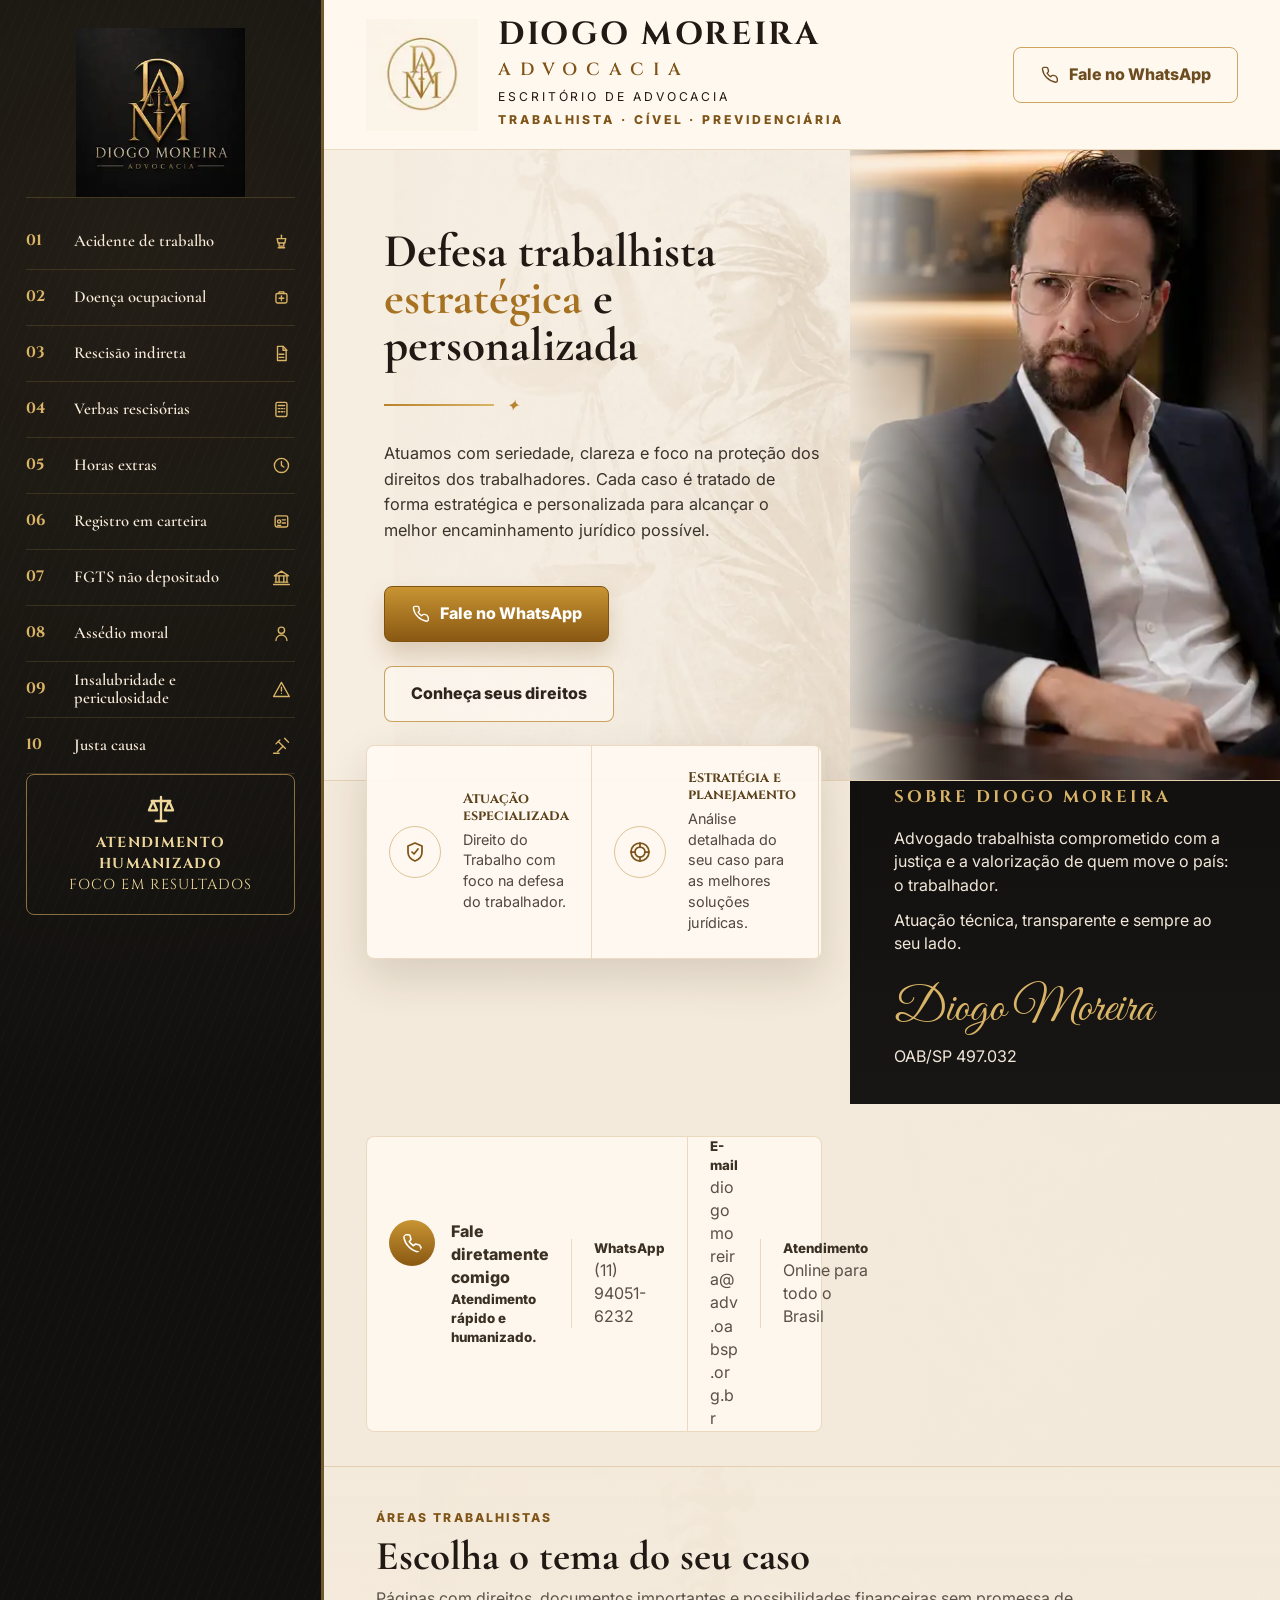
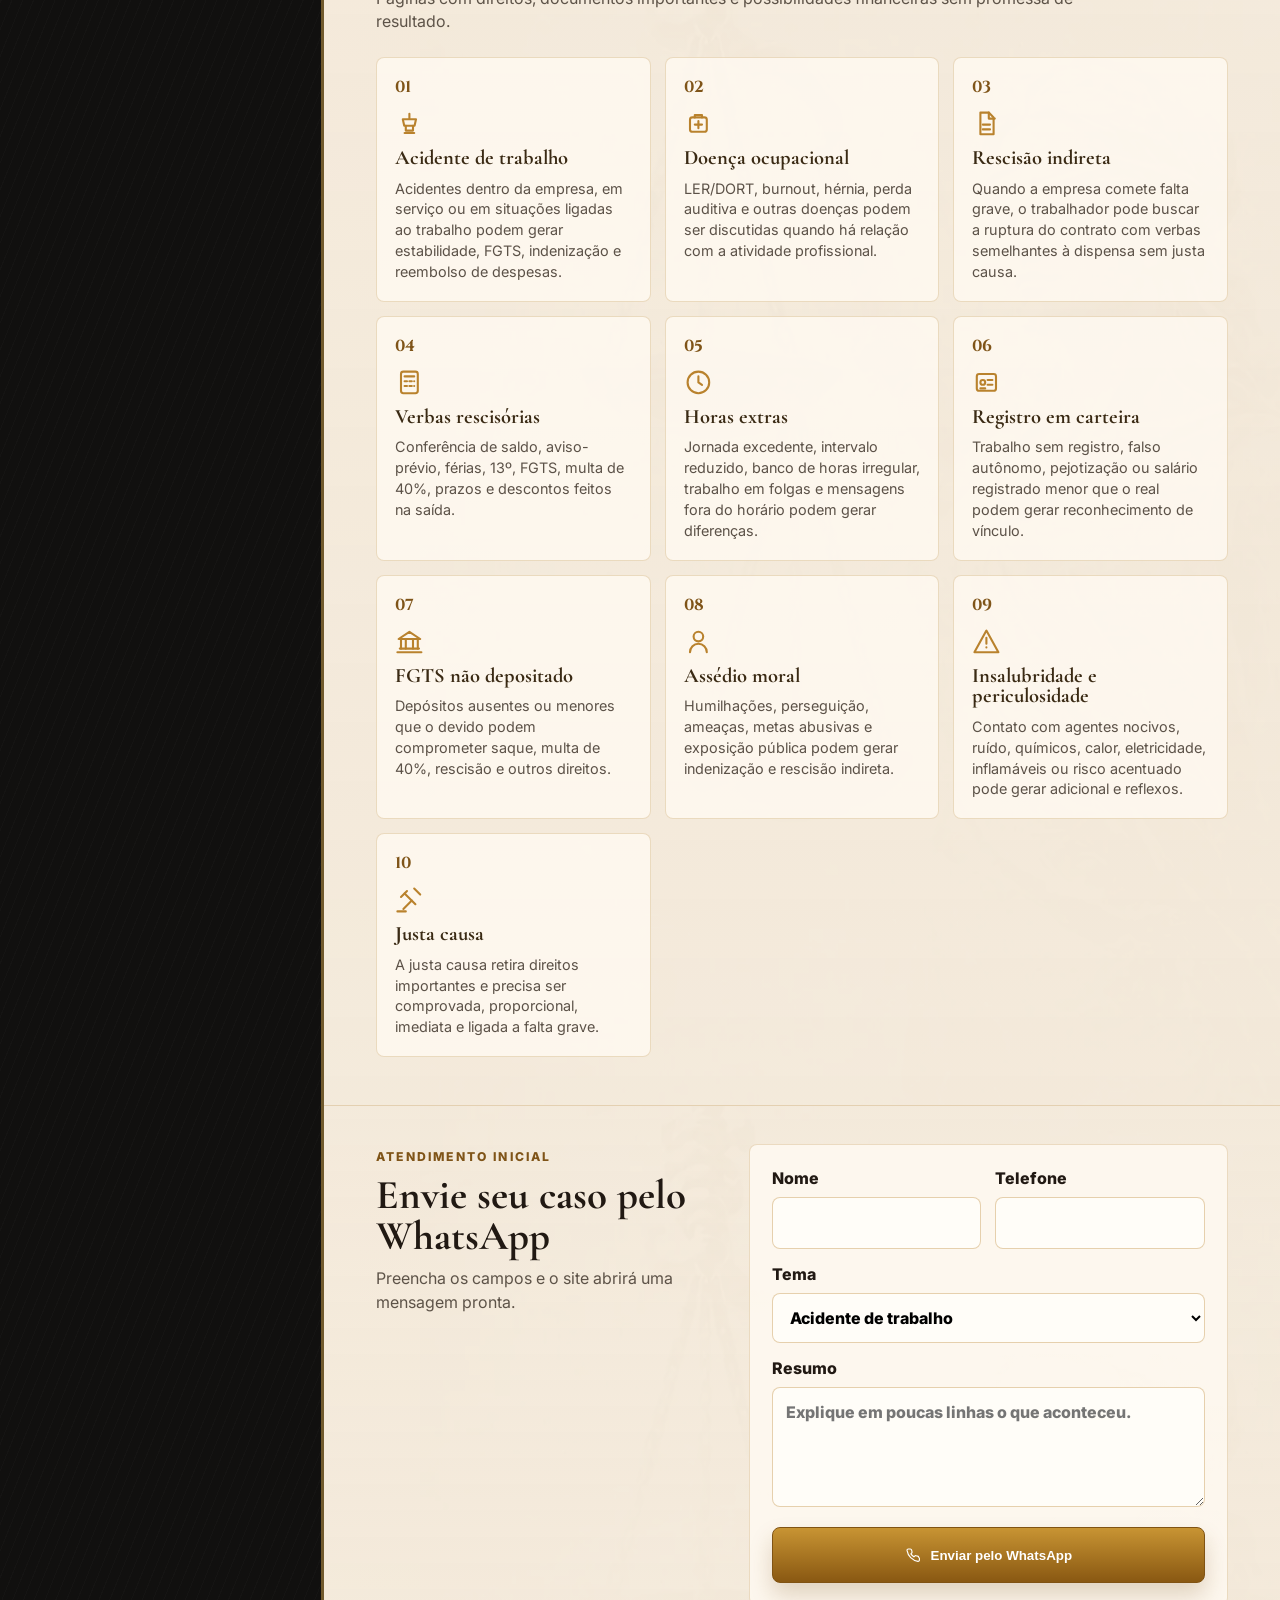
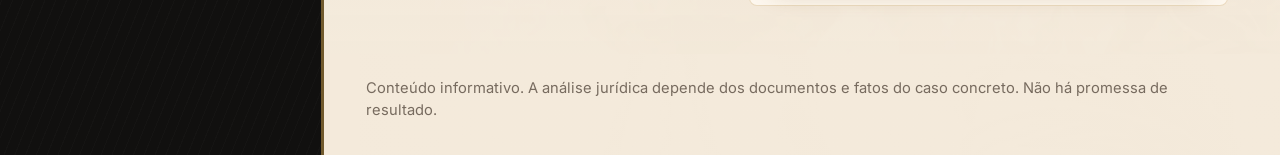
<file: index.html>
<!doctype html>
    <html lang="pt-BR">
    <head>
      <meta charset="utf-8">
      <meta name="viewport" content="width=device-width, initial-scale=1">
      <title>Advogado Trabalhista em São Paulo | Diogo Moreira Advocacia</title>
      <meta name="description" content="Defesa trabalhista estratégica e personalizada para trabalhadores.">
      <link rel="canonical" href="https://damsp23.github.io/site-advocacia/">
      <meta property="og:title" content="Advogado Trabalhista em São Paulo | Diogo Moreira Advocacia">
      <meta property="og:description" content="Defesa trabalhista estratégica e personalizada para trabalhadores.">
      <meta property="og:type" content="website">
      <link rel="preconnect" href="https://fonts.googleapis.com">
      <link rel="preconnect" href="https://fonts.gstatic.com" crossorigin>
      <link href="https://fonts.googleapis.com/css2?family=Cinzel:wght@500;600;700&family=Cormorant+Garamond:wght@500;600;700&family=Inter:wght@400;500;600;700&family=Great+Vibes&display=swap" rel="stylesheet">
      <link rel="stylesheet" href="styles.css">
      <script defer src="script.js"></script>
    </head>
    <body>
      <div class="site-layout">
        <aside class="sidebar">
          <div class="sidebar-inner">
            <a class="sidebar-logo" href="index.html" aria-label="Página inicial"></a>
            <button class="mobile-topic-button" type="button" aria-expanded="false">Direitos do trabalhador <span>+</span></button>
            <nav class="sidebar-nav"><a class="nav-item " href="areas/acidente-de-trabalho.html"><span>01</span><b>Acidente de trabalho</b><svg class="icon" viewBox="0 0 24 24" aria-hidden="true"><path d="M8 20h8"/><path d="M12 4v4"/><path d="M6.5 8.5h11l-1.2 5.5H7.7z"/><path d="M9 14v4h6v-4"/></svg></a>
<a class="nav-item " href="areas/doenca-ocupacional.html"><span>02</span><b>Doença ocupacional</b><svg class="icon" viewBox="0 0 24 24" aria-hidden="true"><rect x="5" y="7" width="14" height="12" rx="2"/><path d="M9 7V5h6v2"/><path d="M12 10v6"/><path d="M9 13h6"/></svg></a>
<a class="nav-item " href="areas/rescisao-indireta.html"><span>03</span><b>Rescisão indireta</b><svg class="icon" viewBox="0 0 24 24" aria-hidden="true"><path d="M7 3h7l4 4v14H7z"/><path d="M14 3v5h5"/><path d="M9 13h6"/><path d="M9 17h6"/></svg></a>
<a class="nav-item " href="areas/verbas-rescisorias.html"><span>04</span><b>Verbas rescisórias</b><svg class="icon" viewBox="0 0 24 24" aria-hidden="true"><rect x="5" y="3" width="14" height="18" rx="2"/><path d="M8 7h8"/><path d="M8 11h2M12 11h2M16 11h.01M8 15h2M12 15h2M16 15h.01"/></svg></a>
<a class="nav-item " href="areas/horas-extras.html"><span>05</span><b>Horas extras</b><svg class="icon" viewBox="0 0 24 24" aria-hidden="true"><circle cx="12" cy="12" r="9"/><path d="M12 7v5l3 2"/></svg></a>
<a class="nav-item " href="areas/registro-em-carteira.html"><span>06</span><b>Registro em carteira</b><svg class="icon" viewBox="0 0 24 24" aria-hidden="true"><rect x="4" y="5" width="16" height="14" rx="2"/><circle cx="9" cy="12" r="2"/><path d="M13 10h4M13 14h4M7 17h4"/></svg></a>
<a class="nav-item " href="areas/fgts-nao-depositado.html"><span>07</span><b>FGTS não depositado</b><svg class="icon" viewBox="0 0 24 24" aria-hidden="true"><path d="M3 10h18L12 4z"/><path d="M5 10v8M9 10v8M15 10v8M19 10v8"/><path d="M4 18h16M2 21h20"/></svg></a>
<a class="nav-item " href="areas/assedio-moral.html"><span>08</span><b>Assédio moral</b><svg class="icon" viewBox="0 0 24 24" aria-hidden="true"><circle cx="12" cy="8" r="4"/><path d="M5 21a7 7 0 0 1 14 0"/></svg></a>
<a class="nav-item " href="areas/insalubridade-periculosidade.html"><span>09</span><b>Insalubridade e periculosidade</b><svg class="icon" viewBox="0 0 24 24" aria-hidden="true"><path d="M12 3 2 21h20z"/><path d="M12 9v5M12 17h.01"/></svg></a>
<a class="nav-item " href="areas/justa-causa.html"><span>10</span><b>Justa causa</b><svg class="icon" viewBox="0 0 24 24" aria-hidden="true"><path d="m14 13-7 7"/><path d="m8 7 9 9"/><path d="m16 3 5 5"/><path d="m5 10 5-5"/><path d="M2 22h7"/></svg></a></nav>
            <div class="sidebar-seal"><svg class="icon" viewBox="0 0 24 24" aria-hidden="true"><path d="M12 3v18"/><path d="M5 6h14"/><path d="M6 6l-3 7h6z"/><path d="M18 6l-3 7h6z"/><path d="M8 21h8"/></svg><strong>Atendimento humanizado</strong><span>Foco em resultados</span></div>
          </div>
        </aside>
        <div class="main-column">
          <header class="topbar">
            <a class="header-brand" href="index.html"><span class="brand-mark"></span><span><strong>DIOGO MOREIRA</strong><b>ADVOCACIA</b><small>ESCRITÓRIO DE ADVOCACIA</small><em>TRABALHISTA · CÍVEL · PREVIDENCIÁRIA</em></span></a>
            <div class="header-motto"><span class="crest"></span><span>Direitos que se defendem,<br>resultados que transformam.</span></div>
            <a class="header-button" href="https://wa.me/5511940516232?text=Ol%C3%A1%2C%20Dr.%20Diogo.%20Vim%20pelo%20site%20e%20gostaria%20de%20atendimento%20sobre%20orienta%C3%A7%C3%A3o%20trabalhista." target="_blank" rel="noopener"><svg class="icon" viewBox="0 0 24 24" aria-hidden="true"><path d="M22 16.9v3a2 2 0 0 1-2.2 2A19.8 19.8 0 0 1 3.1 5.2 2 2 0 0 1 5.1 3h3a2 2 0 0 1 2 1.7c.1.8.3 1.6.6 2.4a2 2 0 0 1-.5 2.1L9 10.4a16 16 0 0 0 4.6 4.6l1.2-1.2a2 2 0 0 1 2.1-.5c.8.3 1.6.5 2.4.6a2 2 0 0 1 1.7 2z"/></svg> Fale no WhatsApp</a>
          </header>

    <main class="home-page">
      <section class="hero-section">
        <div class="hero-copy">
          <h1>Defesa trabalhista<br><span class="headline-line"><span class="gold-word">estratégica</span> e personalizada</span></h1>
          <div class="gold-rule"><span></span><i>✦</i></div>
          <p>Atuamos com seriedade, clareza e foco na proteção dos direitos dos trabalhadores. Cada caso é tratado de forma estratégica e personalizada para alcançar o melhor encaminhamento jurídico possível.</p>
          <div class="hero-actions"><a class="button gold" href="https://wa.me/5511940516232?text=Ol%C3%A1%2C%20Dr.%20Diogo.%20Vim%20pelo%20site%20e%20gostaria%20de%20atendimento%20sobre%20orienta%C3%A7%C3%A3o%20trabalhista." target="_blank" rel="noopener"><svg class="icon" viewBox="0 0 24 24" aria-hidden="true"><path d="M22 16.9v3a2 2 0 0 1-2.2 2A19.8 19.8 0 0 1 3.1 5.2 2 2 0 0 1 5.1 3h3a2 2 0 0 1 2 1.7c.1.8.3 1.6.6 2.4a2 2 0 0 1-.5 2.1L9 10.4a16 16 0 0 0 4.6 4.6l1.2-1.2a2 2 0 0 1 2.1-.5c.8.3 1.6.5 2.4.6a2 2 0 0 1 1.7 2z"/></svg> Fale no WhatsApp</a><a class="button outline" href="areas/acidente-de-trabalho.html">Conheça seus direitos</a></div>
        </div>
        <div class="hero-photo" aria-label="Diogo Moreira em escritório jurídico"></div>
      </section>
      <section class="lower-composition">
        <div class="features-card">
          <article><svg class="icon" viewBox="0 0 24 24" aria-hidden="true"><path d="M12 3 5 6v6c0 4.5 3 7.5 7 9 4-1.5 7-4.5 7-9V6z"/><path d="m9 12 2 2 4-5"/></svg><div><strong>Atuação especializada</strong><p>Direito do Trabalho com foco na defesa do trabalhador.</p></div></article>
          <article><svg class="icon" viewBox="0 0 24 24" aria-hidden="true"><circle cx="12" cy="12" r="9"/><circle cx="12" cy="12" r="5"/><path d="M12 3v4M21 12h-4M12 21v-4M3 12h4"/></svg><div><strong>Estratégia e planejamento</strong><p>Análise detalhada do seu caso para as melhores soluções jurídicas.</p></div></article>
          <article><svg class="icon" viewBox="0 0 24 24" aria-hidden="true"><circle cx="12" cy="8" r="4"/><path d="M5 21a7 7 0 0 1 14 0"/></svg><div><strong>Atendimento personalizado</strong><p>Você não é apenas mais um caso. Sua história importa.</p></div></article>
        </div>
        <aside class="about-box"><h2>Sobre Diogo Moreira</h2><p>Advogado trabalhista comprometido com a justiça e a valorização de quem move o país: o trabalhador.</p><p>Atuação técnica, transparente e sempre ao seu lado.</p><div>Diogo Moreira</div><span>OAB/SP 497.032</span></aside>
        <div class="contact-strip"><div><svg class="icon" viewBox="0 0 24 24" aria-hidden="true"><path d="M22 16.9v3a2 2 0 0 1-2.2 2A19.8 19.8 0 0 1 3.1 5.2 2 2 0 0 1 5.1 3h3a2 2 0 0 1 2 1.7c.1.8.3 1.6.6 2.4a2 2 0 0 1-.5 2.1L9 10.4a16 16 0 0 0 4.6 4.6l1.2-1.2a2 2 0 0 1 2.1-.5c.8.3 1.6.5 2.4.6a2 2 0 0 1 1.7 2z"/></svg><strong>Fale diretamente comigo</strong><small>Atendimento rápido e humanizado.</small></div><div><small>WhatsApp</small><a href="https://wa.me/5511940516232?text=Ol%C3%A1%2C%20Dr.%20Diogo.%20Vim%20pelo%20site%20e%20gostaria%20de%20atendimento%20sobre%20orienta%C3%A7%C3%A3o%20trabalhista." target="_blank" rel="noopener">(11) 94051-6232</a></div><div><small>E-mail</small><a href="mailto:diogomoreira@adv.oabsp.org.br">diogomoreira@adv.oabsp.org.br</a></div><div><small>Atendimento</small><span>Online para todo o Brasil</span></div></div>
      </section>
      <section class="topics-section"><div class="section-heading"><span>Áreas trabalhistas</span><h2>Escolha o tema do seu caso</h2><p>Páginas com direitos, documentos importantes e possibilidades financeiras sem promessa de resultado.</p></div><div class="topic-grid"><a class="topic-card" href="areas/acidente-de-trabalho.html"><span>01</span><svg class="icon" viewBox="0 0 24 24" aria-hidden="true"><path d="M8 20h8"/><path d="M12 4v4"/><path d="M6.5 8.5h11l-1.2 5.5H7.7z"/><path d="M9 14v4h6v-4"/></svg><strong>Acidente de trabalho</strong><p>Acidentes dentro da empresa, em serviço ou em situações ligadas ao trabalho podem gerar estabilidade, FGTS, indenização e reembolso de despesas.</p></a>
<a class="topic-card" href="areas/doenca-ocupacional.html"><span>02</span><svg class="icon" viewBox="0 0 24 24" aria-hidden="true"><rect x="5" y="7" width="14" height="12" rx="2"/><path d="M9 7V5h6v2"/><path d="M12 10v6"/><path d="M9 13h6"/></svg><strong>Doença ocupacional</strong><p>LER/DORT, burnout, hérnia, perda auditiva e outras doenças podem ser discutidas quando há relação com a atividade profissional.</p></a>
<a class="topic-card" href="areas/rescisao-indireta.html"><span>03</span><svg class="icon" viewBox="0 0 24 24" aria-hidden="true"><path d="M7 3h7l4 4v14H7z"/><path d="M14 3v5h5"/><path d="M9 13h6"/><path d="M9 17h6"/></svg><strong>Rescisão indireta</strong><p>Quando a empresa comete falta grave, o trabalhador pode buscar a ruptura do contrato com verbas semelhantes à dispensa sem justa causa.</p></a>
<a class="topic-card" href="areas/verbas-rescisorias.html"><span>04</span><svg class="icon" viewBox="0 0 24 24" aria-hidden="true"><rect x="5" y="3" width="14" height="18" rx="2"/><path d="M8 7h8"/><path d="M8 11h2M12 11h2M16 11h.01M8 15h2M12 15h2M16 15h.01"/></svg><strong>Verbas rescisórias</strong><p>Conferência de saldo, aviso-prévio, férias, 13º, FGTS, multa de 40%, prazos e descontos feitos na saída.</p></a>
<a class="topic-card" href="areas/horas-extras.html"><span>05</span><svg class="icon" viewBox="0 0 24 24" aria-hidden="true"><circle cx="12" cy="12" r="9"/><path d="M12 7v5l3 2"/></svg><strong>Horas extras</strong><p>Jornada excedente, intervalo reduzido, banco de horas irregular, trabalho em folgas e mensagens fora do horário podem gerar diferenças.</p></a>
<a class="topic-card" href="areas/registro-em-carteira.html"><span>06</span><svg class="icon" viewBox="0 0 24 24" aria-hidden="true"><rect x="4" y="5" width="16" height="14" rx="2"/><circle cx="9" cy="12" r="2"/><path d="M13 10h4M13 14h4M7 17h4"/></svg><strong>Registro em carteira</strong><p>Trabalho sem registro, falso autônomo, pejotização ou salário registrado menor que o real podem gerar reconhecimento de vínculo.</p></a>
<a class="topic-card" href="areas/fgts-nao-depositado.html"><span>07</span><svg class="icon" viewBox="0 0 24 24" aria-hidden="true"><path d="M3 10h18L12 4z"/><path d="M5 10v8M9 10v8M15 10v8M19 10v8"/><path d="M4 18h16M2 21h20"/></svg><strong>FGTS não depositado</strong><p>Depósitos ausentes ou menores que o devido podem comprometer saque, multa de 40%, rescisão e outros direitos.</p></a>
<a class="topic-card" href="areas/assedio-moral.html"><span>08</span><svg class="icon" viewBox="0 0 24 24" aria-hidden="true"><circle cx="12" cy="8" r="4"/><path d="M5 21a7 7 0 0 1 14 0"/></svg><strong>Assédio moral</strong><p>Humilhações, perseguição, ameaças, metas abusivas e exposição pública podem gerar indenização e rescisão indireta.</p></a>
<a class="topic-card" href="areas/insalubridade-periculosidade.html"><span>09</span><svg class="icon" viewBox="0 0 24 24" aria-hidden="true"><path d="M12 3 2 21h20z"/><path d="M12 9v5M12 17h.01"/></svg><strong>Insalubridade e periculosidade</strong><p>Contato com agentes nocivos, ruído, químicos, calor, eletricidade, inflamáveis ou risco acentuado pode gerar adicional e reflexos.</p></a>
<a class="topic-card" href="areas/justa-causa.html"><span>10</span><svg class="icon" viewBox="0 0 24 24" aria-hidden="true"><path d="m14 13-7 7"/><path d="m8 7 9 9"/><path d="m16 3 5 5"/><path d="m5 10 5-5"/><path d="M2 22h7"/></svg><strong>Justa causa</strong><p>A justa causa retira direitos importantes e precisa ser comprovada, proporcional, imediata e ligada a falta grave.</p></a></div></section>
      <section class="form-section" id="contato"><div><span>Atendimento inicial</span><h2>Envie seu caso pelo WhatsApp</h2><p>Preencha os campos e o site abrirá uma mensagem pronta.</p></div><form id="whatsapp-form" class="case-form"><label>Nome<input name="nome" required autocomplete="name"></label><label>Telefone<input name="telefone" required autocomplete="tel"></label><label class="full">Tema<select name="tema"><option>Acidente de trabalho</option><option>Doença ocupacional</option><option>Rescisão indireta</option><option>Verbas rescisórias</option><option>Horas extras</option><option>Registro em carteira</option><option>FGTS não depositado</option><option>Assédio moral</option><option>Insalubridade e periculosidade</option><option>Justa causa</option></select></label><label class="full">Resumo<textarea name="resumo" placeholder="Explique em poucas linhas o que aconteceu."></textarea></label><button class="button gold full" type="submit"><svg class="icon" viewBox="0 0 24 24" aria-hidden="true"><path d="M22 16.9v3a2 2 0 0 1-2.2 2A19.8 19.8 0 0 1 3.1 5.2 2 2 0 0 1 5.1 3h3a2 2 0 0 1 2 1.7c.1.8.3 1.6.6 2.4a2 2 0 0 1-.5 2.1L9 10.4a16 16 0 0 0 4.6 4.6l1.2-1.2a2 2 0 0 1 2.1-.5c.8.3 1.6.5 2.4.6a2 2 0 0 1 1.7 2z"/></svg> Enviar pelo WhatsApp</button></form></section>
      <footer class="footer-note">Conteúdo informativo. A análise jurídica depende dos documentos e fatos do caso concreto. Não há promessa de resultado.</footer>
    </main>

        </div>
      </div>
    </body>
    </html>
</file>
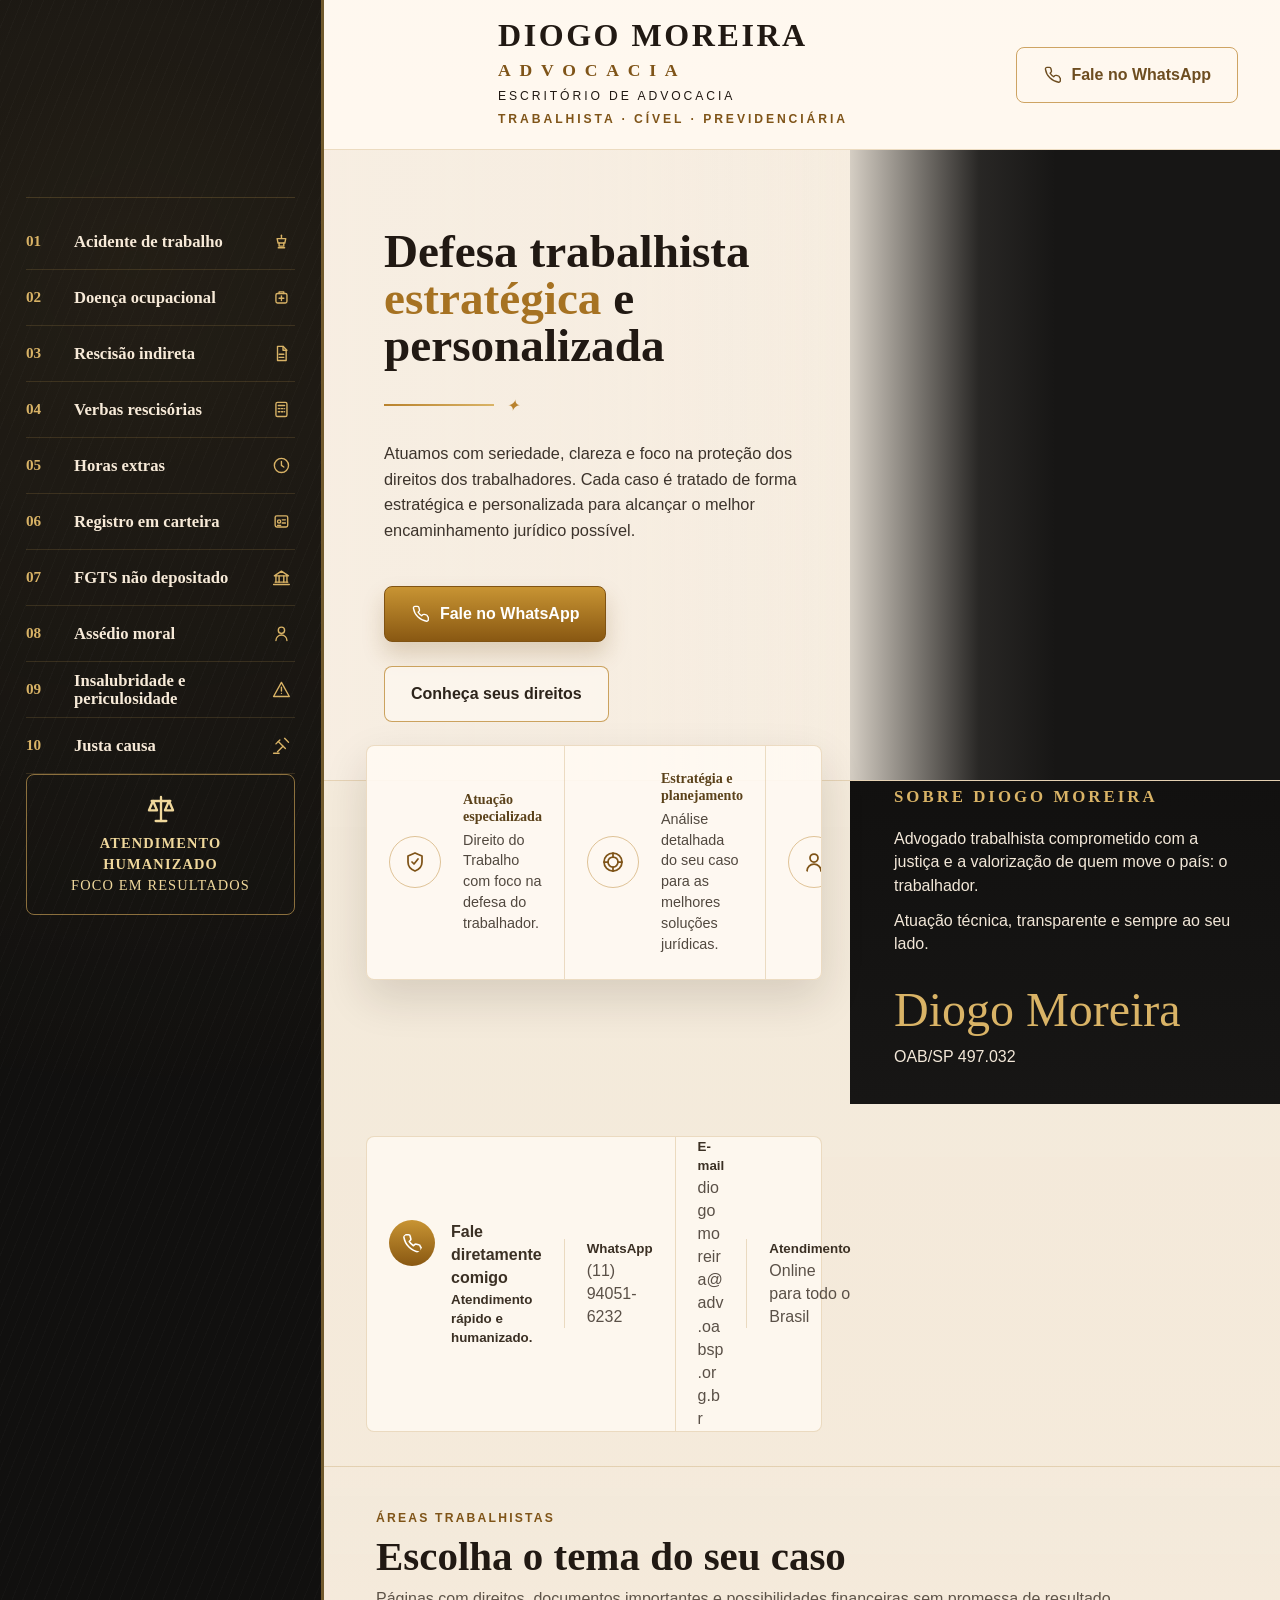
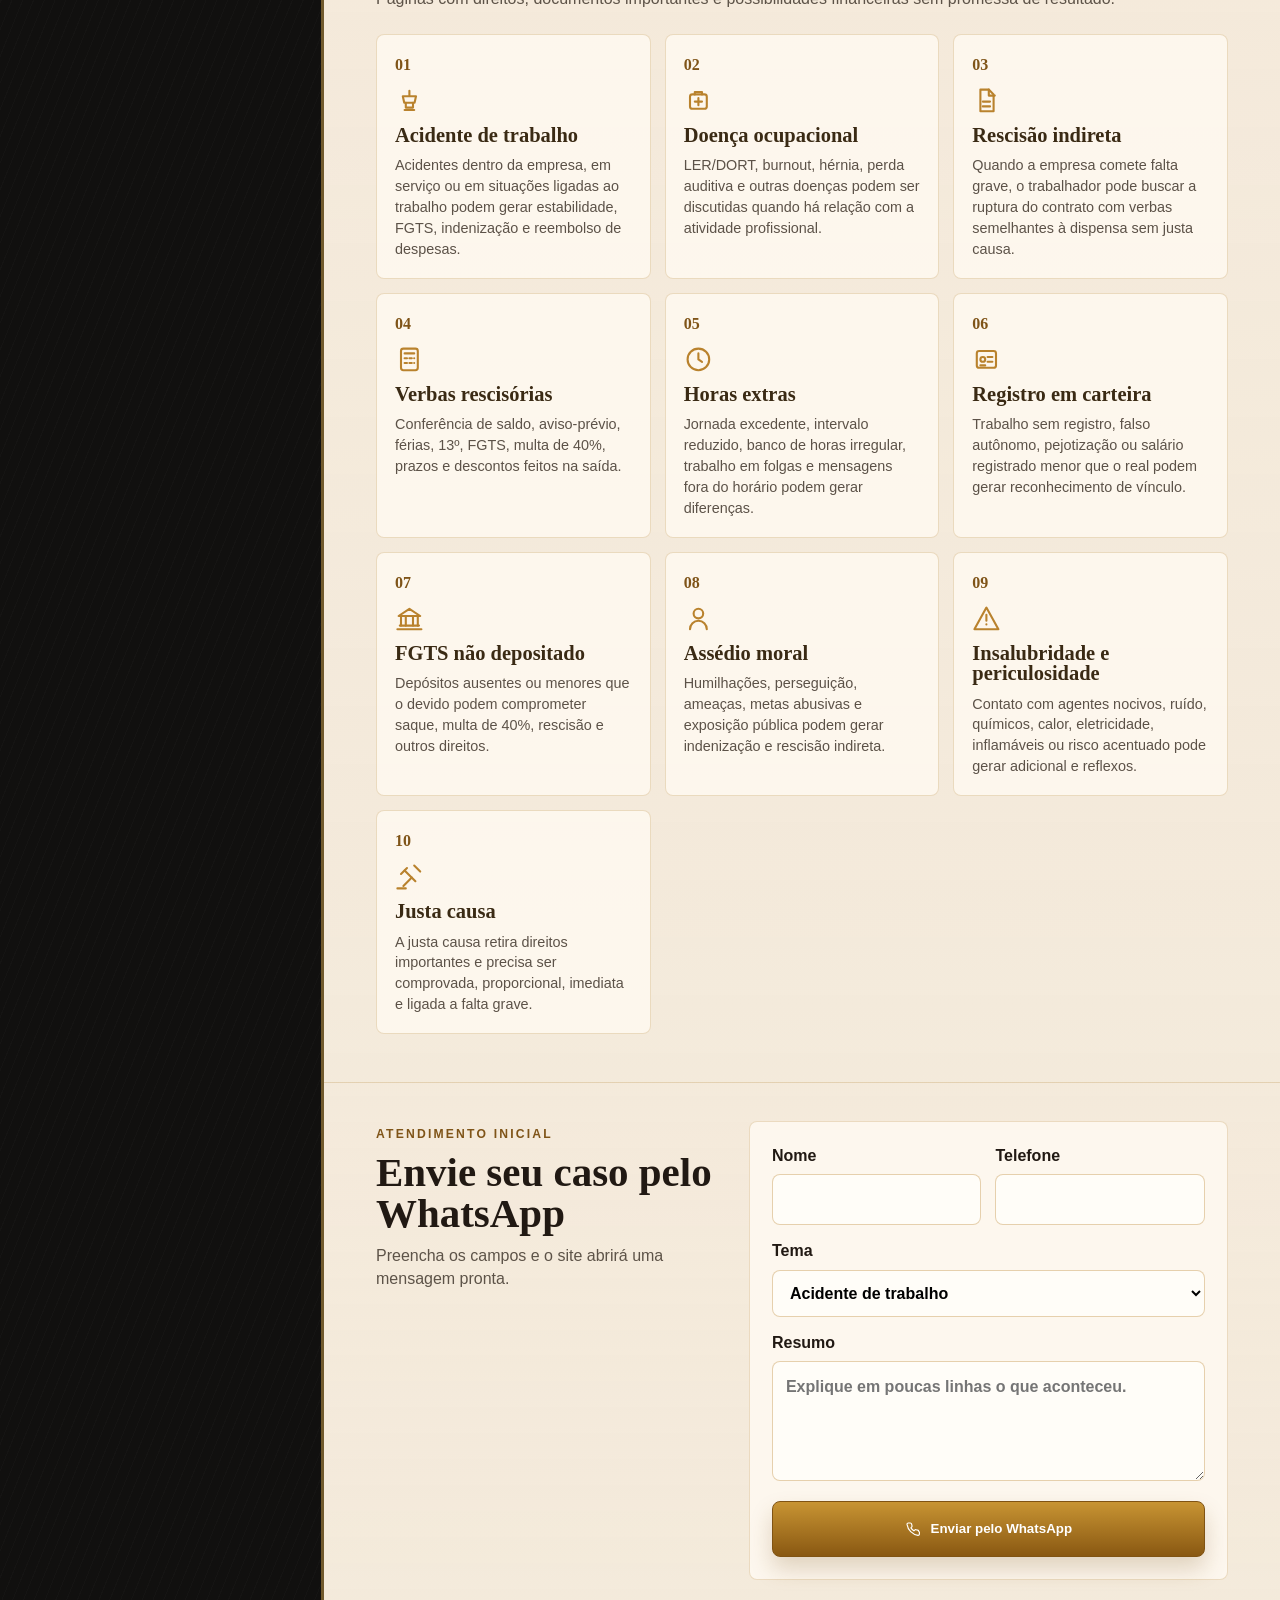
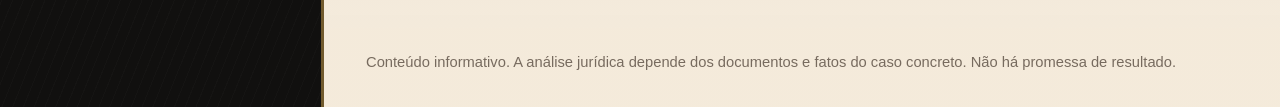
<file: site.html>
<!doctype html><html lang="pt-BR"><head><meta charset="utf-8"><meta http-equiv="refresh" content="0; url=index.html"><title>Diogo Moreira Advocacia</title></head><body><a href="index.html">Acessar o site</a></body></html>
</file>
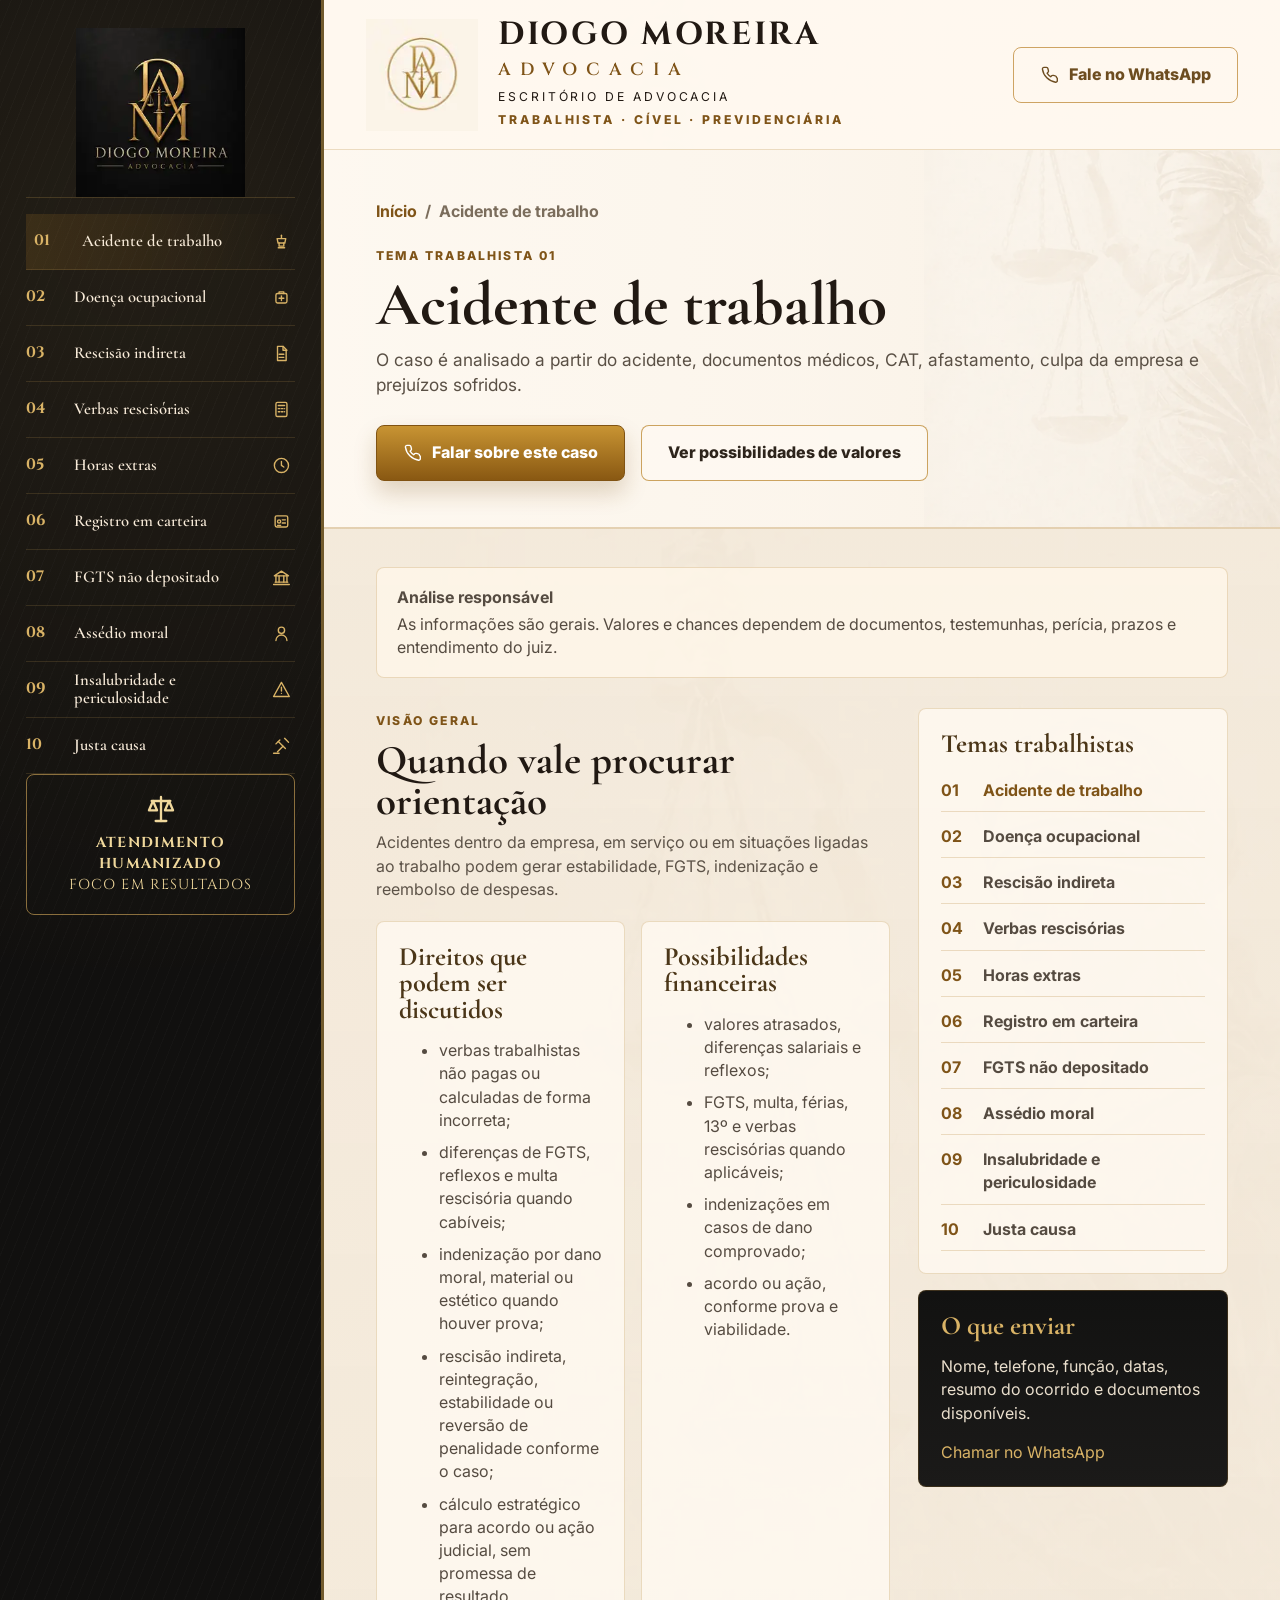
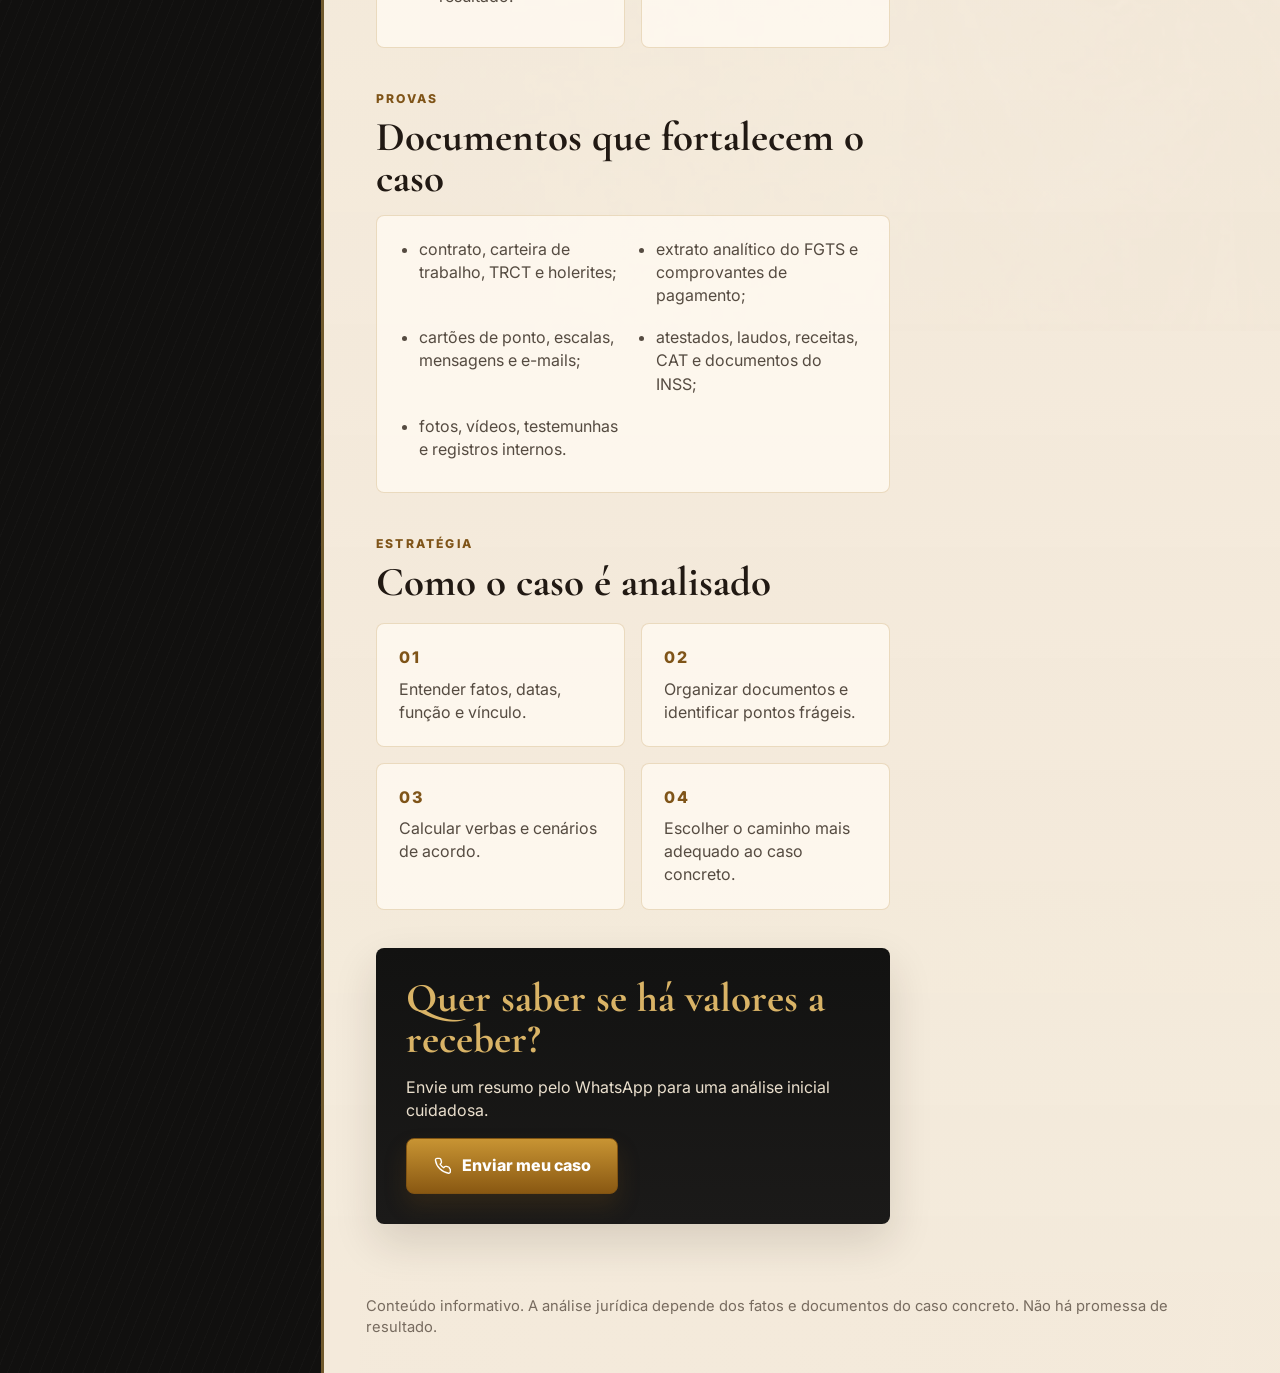
<file: areas/acidente-de-trabalho.html>
<!doctype html>
    <html lang="pt-BR">
    <head>
      <meta charset="utf-8">
      <meta name="viewport" content="width=device-width, initial-scale=1">
      <title>Acidente de trabalho | Diogo Moreira Advocacia Trabalhista</title>
      <meta name="description" content="Direitos, documentos e possibilidades em casos de acidente de trabalho.">
      <link rel="canonical" href="https://damsp23.github.io/site-advocacia/areas/acidente-de-trabalho.html">
      <meta property="og:title" content="Acidente de trabalho | Diogo Moreira Advocacia Trabalhista">
      <meta property="og:description" content="Direitos, documentos e possibilidades em casos de acidente de trabalho.">
      <meta property="og:type" content="website">
      <link rel="preconnect" href="https://fonts.googleapis.com">
      <link rel="preconnect" href="https://fonts.gstatic.com" crossorigin>
      <link href="https://fonts.googleapis.com/css2?family=Cinzel:wght@500;600;700&family=Cormorant+Garamond:wght@500;600;700&family=Inter:wght@400;500;600;700&family=Great+Vibes&display=swap" rel="stylesheet">
      <link rel="stylesheet" href="../styles.css">
      <script defer src="../script.js"></script>
    </head>
    <body>
      <div class="site-layout">
        <aside class="sidebar">
          <div class="sidebar-inner">
            <a class="sidebar-logo" href="../index.html" aria-label="Página inicial"></a>
            <button class="mobile-topic-button" type="button" aria-expanded="false">Direitos do trabalhador <span>+</span></button>
            <nav class="sidebar-nav"><a class="nav-item active" href="../areas/acidente-de-trabalho.html"><span>01</span><b>Acidente de trabalho</b><svg class="icon" viewBox="0 0 24 24" aria-hidden="true"><path d="M8 20h8"/><path d="M12 4v4"/><path d="M6.5 8.5h11l-1.2 5.5H7.7z"/><path d="M9 14v4h6v-4"/></svg></a>
<a class="nav-item " href="../areas/doenca-ocupacional.html"><span>02</span><b>Doença ocupacional</b><svg class="icon" viewBox="0 0 24 24" aria-hidden="true"><rect x="5" y="7" width="14" height="12" rx="2"/><path d="M9 7V5h6v2"/><path d="M12 10v6"/><path d="M9 13h6"/></svg></a>
<a class="nav-item " href="../areas/rescisao-indireta.html"><span>03</span><b>Rescisão indireta</b><svg class="icon" viewBox="0 0 24 24" aria-hidden="true"><path d="M7 3h7l4 4v14H7z"/><path d="M14 3v5h5"/><path d="M9 13h6"/><path d="M9 17h6"/></svg></a>
<a class="nav-item " href="../areas/verbas-rescisorias.html"><span>04</span><b>Verbas rescisórias</b><svg class="icon" viewBox="0 0 24 24" aria-hidden="true"><rect x="5" y="3" width="14" height="18" rx="2"/><path d="M8 7h8"/><path d="M8 11h2M12 11h2M16 11h.01M8 15h2M12 15h2M16 15h.01"/></svg></a>
<a class="nav-item " href="../areas/horas-extras.html"><span>05</span><b>Horas extras</b><svg class="icon" viewBox="0 0 24 24" aria-hidden="true"><circle cx="12" cy="12" r="9"/><path d="M12 7v5l3 2"/></svg></a>
<a class="nav-item " href="../areas/registro-em-carteira.html"><span>06</span><b>Registro em carteira</b><svg class="icon" viewBox="0 0 24 24" aria-hidden="true"><rect x="4" y="5" width="16" height="14" rx="2"/><circle cx="9" cy="12" r="2"/><path d="M13 10h4M13 14h4M7 17h4"/></svg></a>
<a class="nav-item " href="../areas/fgts-nao-depositado.html"><span>07</span><b>FGTS não depositado</b><svg class="icon" viewBox="0 0 24 24" aria-hidden="true"><path d="M3 10h18L12 4z"/><path d="M5 10v8M9 10v8M15 10v8M19 10v8"/><path d="M4 18h16M2 21h20"/></svg></a>
<a class="nav-item " href="../areas/assedio-moral.html"><span>08</span><b>Assédio moral</b><svg class="icon" viewBox="0 0 24 24" aria-hidden="true"><circle cx="12" cy="8" r="4"/><path d="M5 21a7 7 0 0 1 14 0"/></svg></a>
<a class="nav-item " href="../areas/insalubridade-periculosidade.html"><span>09</span><b>Insalubridade e periculosidade</b><svg class="icon" viewBox="0 0 24 24" aria-hidden="true"><path d="M12 3 2 21h20z"/><path d="M12 9v5M12 17h.01"/></svg></a>
<a class="nav-item " href="../areas/justa-causa.html"><span>10</span><b>Justa causa</b><svg class="icon" viewBox="0 0 24 24" aria-hidden="true"><path d="m14 13-7 7"/><path d="m8 7 9 9"/><path d="m16 3 5 5"/><path d="m5 10 5-5"/><path d="M2 22h7"/></svg></a></nav>
            <div class="sidebar-seal"><svg class="icon" viewBox="0 0 24 24" aria-hidden="true"><path d="M12 3v18"/><path d="M5 6h14"/><path d="M6 6l-3 7h6z"/><path d="M18 6l-3 7h6z"/><path d="M8 21h8"/></svg><strong>Atendimento humanizado</strong><span>Foco em resultados</span></div>
          </div>
        </aside>
        <div class="main-column">
          <header class="topbar">
            <a class="header-brand" href="../index.html"><span class="brand-mark"></span><span><strong>DIOGO MOREIRA</strong><b>ADVOCACIA</b><small>ESCRITÓRIO DE ADVOCACIA</small><em>TRABALHISTA · CÍVEL · PREVIDENCIÁRIA</em></span></a>
            <div class="header-motto"><span class="crest"></span><span>Direitos que se defendem,<br>resultados que transformam.</span></div>
            <a class="header-button" href="https://wa.me/5511940516232?text=Ol%C3%A1%2C%20Dr.%20Diogo.%20Vim%20pelo%20site%20e%20gostaria%20de%20atendimento%20sobre%20orienta%C3%A7%C3%A3o%20trabalhista." target="_blank" rel="noopener"><svg class="icon" viewBox="0 0 24 24" aria-hidden="true"><path d="M22 16.9v3a2 2 0 0 1-2.2 2A19.8 19.8 0 0 1 3.1 5.2 2 2 0 0 1 5.1 3h3a2 2 0 0 1 2 1.7c.1.8.3 1.6.6 2.4a2 2 0 0 1-.5 2.1L9 10.4a16 16 0 0 0 4.6 4.6l1.2-1.2a2 2 0 0 1 2.1-.5c.8.3 1.6.5 2.4.6a2 2 0 0 1 1.7 2z"/></svg> Fale no WhatsApp</a>
          </header>

    <main class="area-page">
      <section class="area-hero"><div class="breadcrumb"><a href="../index.html">Início</a><span>/</span><span>Acidente de trabalho</span></div><span>Tema trabalhista 01</span><h1>Acidente de trabalho</h1><p>O caso é analisado a partir do acidente, documentos médicos, CAT, afastamento, culpa da empresa e prejuízos sofridos.</p><div class="area-actions"><a class="button gold" href="https://wa.me/5511940516232?text=Ol%C3%A1%2C%20Dr.%20Diogo.%20Vim%20pelo%20site%20e%20gostaria%20de%20atendimento%20sobre%20Acidente%20de%20trabalho." target="_blank" rel="noopener"><svg class="icon" viewBox="0 0 24 24" aria-hidden="true"><path d="M22 16.9v3a2 2 0 0 1-2.2 2A19.8 19.8 0 0 1 3.1 5.2 2 2 0 0 1 5.1 3h3a2 2 0 0 1 2 1.7c.1.8.3 1.6.6 2.4a2 2 0 0 1-.5 2.1L9 10.4a16 16 0 0 0 4.6 4.6l1.2-1.2a2 2 0 0 1 2.1-.5c.8.3 1.6.5 2.4.6a2 2 0 0 1 1.7 2z"/></svg> Falar sobre este caso</a><a class="button outline" href="#possibilidades">Ver possibilidades de valores</a></div></section>
      <section class="area-content">
        <aside class="notice"><strong>Análise responsável</strong><p>As informações são gerais. Valores e chances dependem de documentos, testemunhas, perícia, prazos e entendimento do juiz.</p></aside>
        <div class="area-layout-grid">
          <article class="area-main">
            <section><span class="section-label">Visão geral</span><h2>Quando vale procurar orientação</h2><p class="lead">Acidentes dentro da empresa, em serviço ou em situações ligadas ao trabalho podem gerar estabilidade, FGTS, indenização e reembolso de despesas.</p><div class="area-grid"><article class="area-card"><h3>Direitos que podem ser discutidos</h3><ul><li>verbas trabalhistas não pagas ou calculadas de forma incorreta;</li><li>diferenças de FGTS, reflexos e multa rescisória quando cabíveis;</li><li>indenização por dano moral, material ou estético quando houver prova;</li><li>rescisão indireta, reintegração, estabilidade ou reversão de penalidade conforme o caso;</li><li>cálculo estratégico para acordo ou ação judicial, sem promessa de resultado.</li></ul></article><article class="area-card" id="possibilidades"><h3>Possibilidades financeiras</h3><ul><li>valores atrasados, diferenças salariais e reflexos;</li><li>FGTS, multa, férias, 13º e verbas rescisórias quando aplicáveis;</li><li>indenizações em casos de dano comprovado;</li><li>acordo ou ação, conforme prova e viabilidade.</li></ul></article></div></section>
            <section><span class="section-label">Provas</span><h2>Documentos que fortalecem o caso</h2><ul class="document-list"><li>contrato, carteira de trabalho, TRCT e holerites;</li><li>extrato analítico do FGTS e comprovantes de pagamento;</li><li>cartões de ponto, escalas, mensagens e e-mails;</li><li>atestados, laudos, receitas, CAT e documentos do INSS;</li><li>fotos, vídeos, testemunhas e registros internos.</li></ul></section>
            <section><span class="section-label">Estratégia</span><h2>Como o caso é analisado</h2><div class="steps-grid"><article><span>01</span><p>Entender fatos, datas, função e vínculo.</p></article><article><span>02</span><p>Organizar documentos e identificar pontos frágeis.</p></article><article><span>03</span><p>Calcular verbas e cenários de acordo.</p></article><article><span>04</span><p>Escolher o caminho mais adequado ao caso concreto.</p></article></div></section>
            <section class="article-cta"><h2>Quer saber se há valores a receber?</h2><p>Envie um resumo pelo WhatsApp para uma análise inicial cuidadosa.</p><a class="button gold" href="https://wa.me/5511940516232?text=Ol%C3%A1%2C%20Dr.%20Diogo.%20Vim%20pelo%20site%20e%20gostaria%20de%20atendimento%20sobre%20Acidente%20de%20trabalho." target="_blank" rel="noopener"><svg class="icon" viewBox="0 0 24 24" aria-hidden="true"><path d="M22 16.9v3a2 2 0 0 1-2.2 2A19.8 19.8 0 0 1 3.1 5.2 2 2 0 0 1 5.1 3h3a2 2 0 0 1 2 1.7c.1.8.3 1.6.6 2.4a2 2 0 0 1-.5 2.1L9 10.4a16 16 0 0 0 4.6 4.6l1.2-1.2a2 2 0 0 1 2.1-.5c.8.3 1.6.5 2.4.6a2 2 0 0 1 1.7 2z"/></svg> Enviar meu caso</a></section>
          </article>
          <aside class="area-side"><div class="side-panel"><h2>Temas trabalhistas</h2><nav><a class="active" href="acidente-de-trabalho.html"><span>01</span>Acidente de trabalho</a><a class="" href="doenca-ocupacional.html"><span>02</span>Doença ocupacional</a><a class="" href="rescisao-indireta.html"><span>03</span>Rescisão indireta</a><a class="" href="verbas-rescisorias.html"><span>04</span>Verbas rescisórias</a><a class="" href="horas-extras.html"><span>05</span>Horas extras</a><a class="" href="registro-em-carteira.html"><span>06</span>Registro em carteira</a><a class="" href="fgts-nao-depositado.html"><span>07</span>FGTS não depositado</a><a class="" href="assedio-moral.html"><span>08</span>Assédio moral</a><a class="" href="insalubridade-periculosidade.html"><span>09</span>Insalubridade e periculosidade</a><a class="" href="justa-causa.html"><span>10</span>Justa causa</a></nav></div><div class="side-panel dark"><h2>O que enviar</h2><p>Nome, telefone, função, datas, resumo do ocorrido e documentos disponíveis.</p><a href="https://wa.me/5511940516232?text=Ol%C3%A1%2C%20Dr.%20Diogo.%20Vim%20pelo%20site%20e%20gostaria%20de%20atendimento%20sobre%20Acidente%20de%20trabalho." target="_blank" rel="noopener">Chamar no WhatsApp</a></div></aside>
        </div>
      </section>
      <footer class="footer-note">Conteúdo informativo. A análise jurídica depende dos fatos e documentos do caso concreto. Não há promessa de resultado.</footer>
    </main>

        </div>
      </div>
    </body>
    </html>
</file>
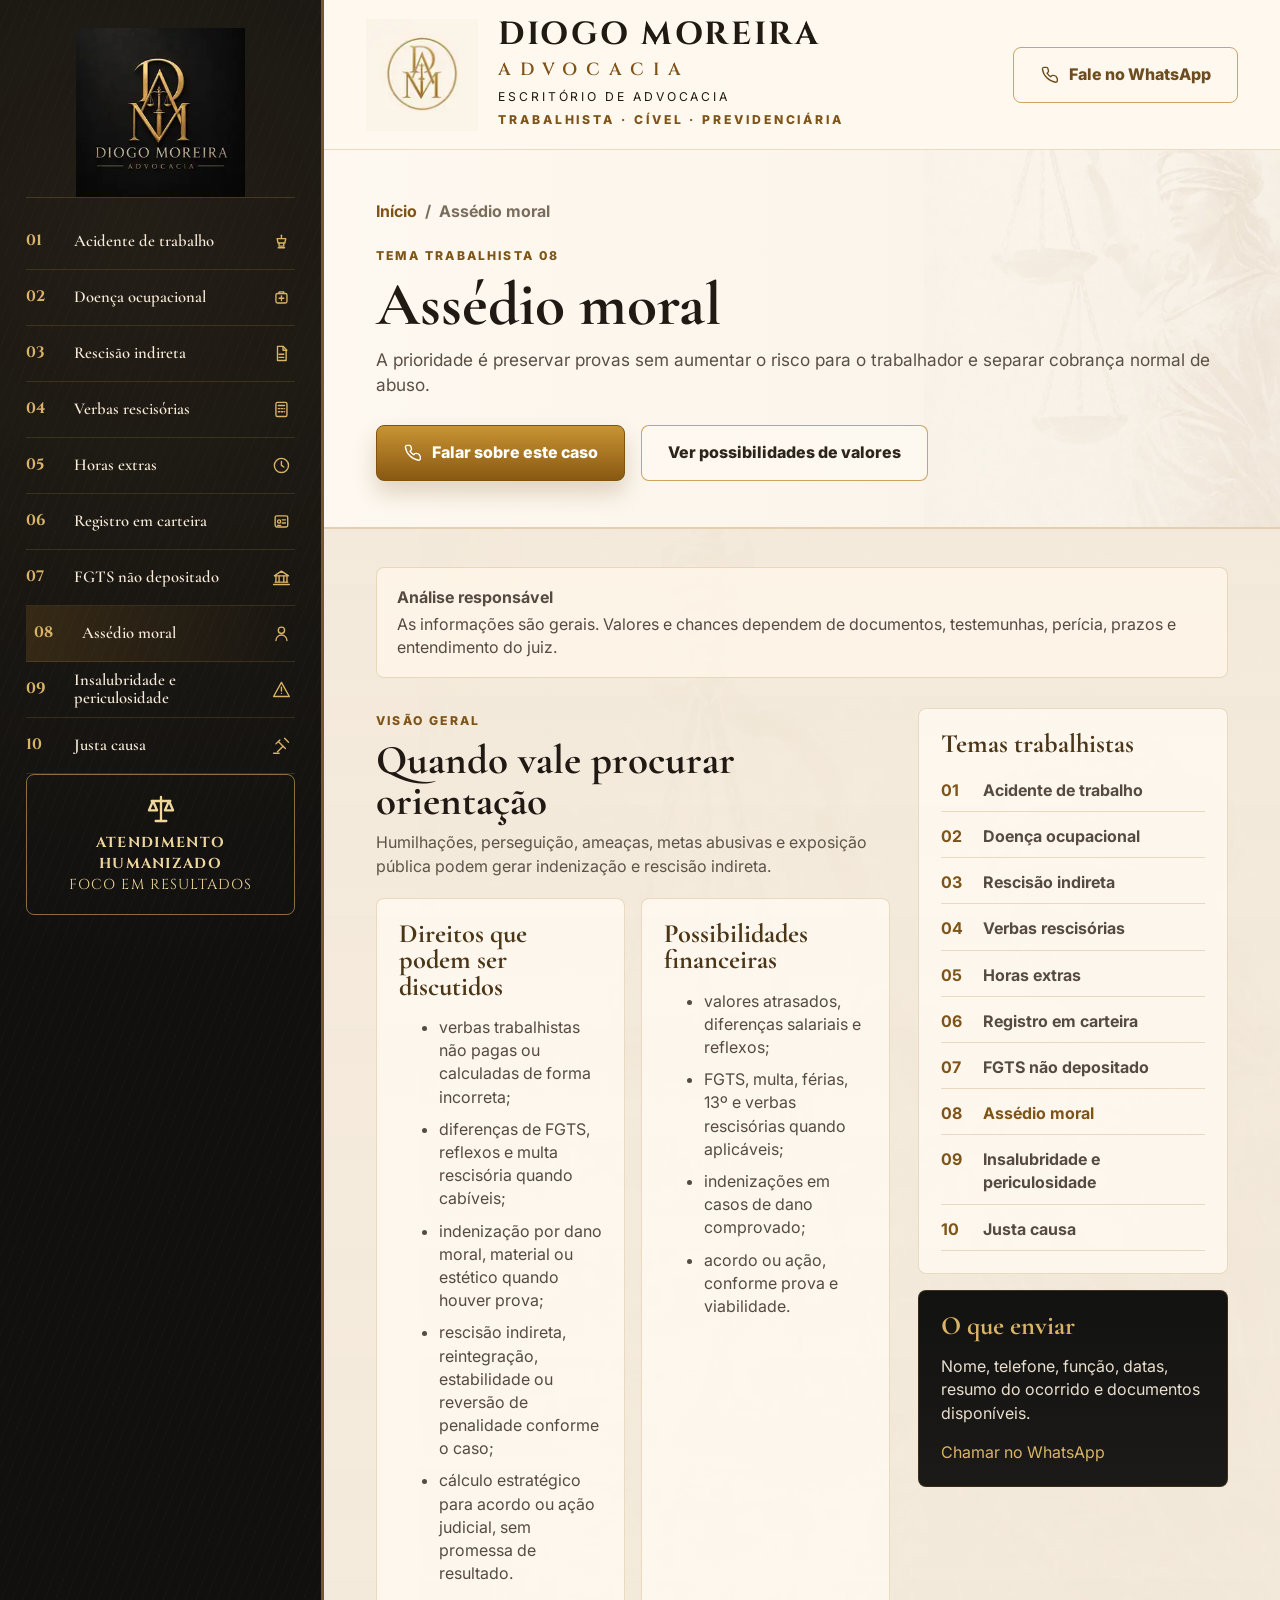
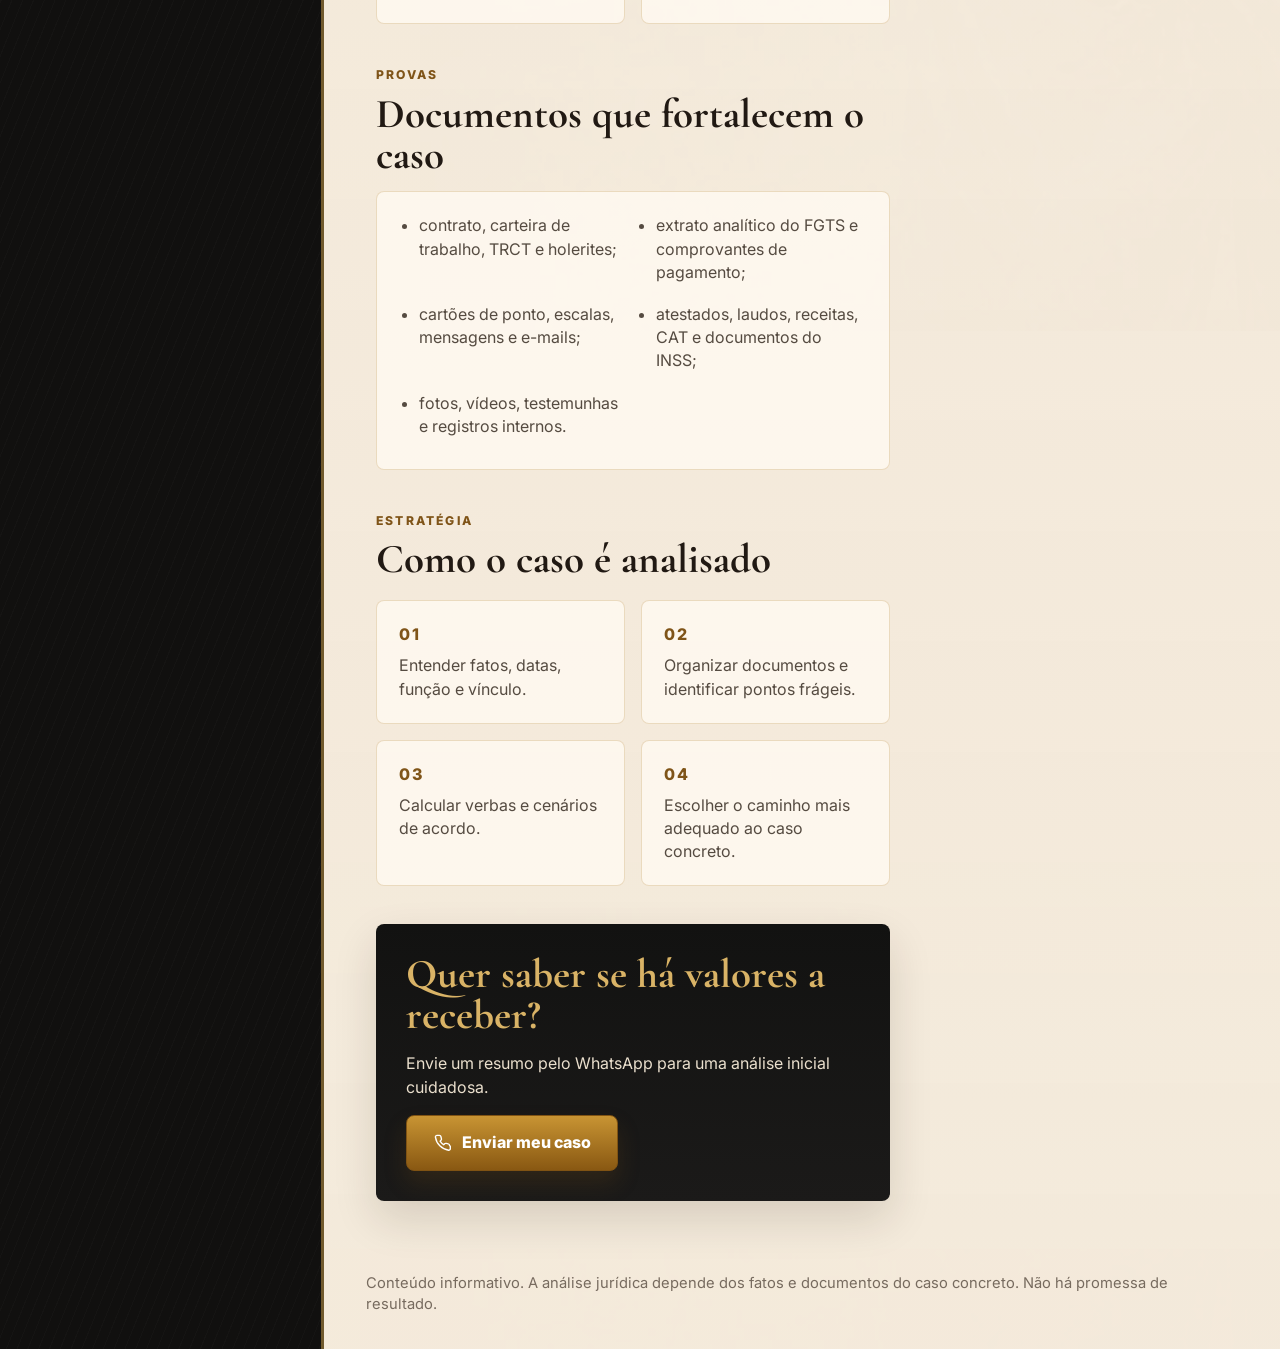
<file: areas/assedio-moral.html>
<!doctype html>
    <html lang="pt-BR">
    <head>
      <meta charset="utf-8">
      <meta name="viewport" content="width=device-width, initial-scale=1">
      <title>Assédio moral | Diogo Moreira Advocacia Trabalhista</title>
      <meta name="description" content="Direitos, documentos e possibilidades em casos de assédio moral.">
      <link rel="canonical" href="https://damsp23.github.io/site-advocacia/areas/assedio-moral.html">
      <meta property="og:title" content="Assédio moral | Diogo Moreira Advocacia Trabalhista">
      <meta property="og:description" content="Direitos, documentos e possibilidades em casos de assédio moral.">
      <meta property="og:type" content="website">
      <link rel="preconnect" href="https://fonts.googleapis.com">
      <link rel="preconnect" href="https://fonts.gstatic.com" crossorigin>
      <link href="https://fonts.googleapis.com/css2?family=Cinzel:wght@500;600;700&family=Cormorant+Garamond:wght@500;600;700&family=Inter:wght@400;500;600;700&family=Great+Vibes&display=swap" rel="stylesheet">
      <link rel="stylesheet" href="../styles.css">
      <script defer src="../script.js"></script>
    </head>
    <body>
      <div class="site-layout">
        <aside class="sidebar">
          <div class="sidebar-inner">
            <a class="sidebar-logo" href="../index.html" aria-label="Página inicial"></a>
            <button class="mobile-topic-button" type="button" aria-expanded="false">Direitos do trabalhador <span>+</span></button>
            <nav class="sidebar-nav"><a class="nav-item " href="../areas/acidente-de-trabalho.html"><span>01</span><b>Acidente de trabalho</b><svg class="icon" viewBox="0 0 24 24" aria-hidden="true"><path d="M8 20h8"/><path d="M12 4v4"/><path d="M6.5 8.5h11l-1.2 5.5H7.7z"/><path d="M9 14v4h6v-4"/></svg></a>
<a class="nav-item " href="../areas/doenca-ocupacional.html"><span>02</span><b>Doença ocupacional</b><svg class="icon" viewBox="0 0 24 24" aria-hidden="true"><rect x="5" y="7" width="14" height="12" rx="2"/><path d="M9 7V5h6v2"/><path d="M12 10v6"/><path d="M9 13h6"/></svg></a>
<a class="nav-item " href="../areas/rescisao-indireta.html"><span>03</span><b>Rescisão indireta</b><svg class="icon" viewBox="0 0 24 24" aria-hidden="true"><path d="M7 3h7l4 4v14H7z"/><path d="M14 3v5h5"/><path d="M9 13h6"/><path d="M9 17h6"/></svg></a>
<a class="nav-item " href="../areas/verbas-rescisorias.html"><span>04</span><b>Verbas rescisórias</b><svg class="icon" viewBox="0 0 24 24" aria-hidden="true"><rect x="5" y="3" width="14" height="18" rx="2"/><path d="M8 7h8"/><path d="M8 11h2M12 11h2M16 11h.01M8 15h2M12 15h2M16 15h.01"/></svg></a>
<a class="nav-item " href="../areas/horas-extras.html"><span>05</span><b>Horas extras</b><svg class="icon" viewBox="0 0 24 24" aria-hidden="true"><circle cx="12" cy="12" r="9"/><path d="M12 7v5l3 2"/></svg></a>
<a class="nav-item " href="../areas/registro-em-carteira.html"><span>06</span><b>Registro em carteira</b><svg class="icon" viewBox="0 0 24 24" aria-hidden="true"><rect x="4" y="5" width="16" height="14" rx="2"/><circle cx="9" cy="12" r="2"/><path d="M13 10h4M13 14h4M7 17h4"/></svg></a>
<a class="nav-item " href="../areas/fgts-nao-depositado.html"><span>07</span><b>FGTS não depositado</b><svg class="icon" viewBox="0 0 24 24" aria-hidden="true"><path d="M3 10h18L12 4z"/><path d="M5 10v8M9 10v8M15 10v8M19 10v8"/><path d="M4 18h16M2 21h20"/></svg></a>
<a class="nav-item active" href="../areas/assedio-moral.html"><span>08</span><b>Assédio moral</b><svg class="icon" viewBox="0 0 24 24" aria-hidden="true"><circle cx="12" cy="8" r="4"/><path d="M5 21a7 7 0 0 1 14 0"/></svg></a>
<a class="nav-item " href="../areas/insalubridade-periculosidade.html"><span>09</span><b>Insalubridade e periculosidade</b><svg class="icon" viewBox="0 0 24 24" aria-hidden="true"><path d="M12 3 2 21h20z"/><path d="M12 9v5M12 17h.01"/></svg></a>
<a class="nav-item " href="../areas/justa-causa.html"><span>10</span><b>Justa causa</b><svg class="icon" viewBox="0 0 24 24" aria-hidden="true"><path d="m14 13-7 7"/><path d="m8 7 9 9"/><path d="m16 3 5 5"/><path d="m5 10 5-5"/><path d="M2 22h7"/></svg></a></nav>
            <div class="sidebar-seal"><svg class="icon" viewBox="0 0 24 24" aria-hidden="true"><path d="M12 3v18"/><path d="M5 6h14"/><path d="M6 6l-3 7h6z"/><path d="M18 6l-3 7h6z"/><path d="M8 21h8"/></svg><strong>Atendimento humanizado</strong><span>Foco em resultados</span></div>
          </div>
        </aside>
        <div class="main-column">
          <header class="topbar">
            <a class="header-brand" href="../index.html"><span class="brand-mark"></span><span><strong>DIOGO MOREIRA</strong><b>ADVOCACIA</b><small>ESCRITÓRIO DE ADVOCACIA</small><em>TRABALHISTA · CÍVEL · PREVIDENCIÁRIA</em></span></a>
            <div class="header-motto"><span class="crest"></span><span>Direitos que se defendem,<br>resultados que transformam.</span></div>
            <a class="header-button" href="https://wa.me/5511940516232?text=Ol%C3%A1%2C%20Dr.%20Diogo.%20Vim%20pelo%20site%20e%20gostaria%20de%20atendimento%20sobre%20orienta%C3%A7%C3%A3o%20trabalhista." target="_blank" rel="noopener"><svg class="icon" viewBox="0 0 24 24" aria-hidden="true"><path d="M22 16.9v3a2 2 0 0 1-2.2 2A19.8 19.8 0 0 1 3.1 5.2 2 2 0 0 1 5.1 3h3a2 2 0 0 1 2 1.7c.1.8.3 1.6.6 2.4a2 2 0 0 1-.5 2.1L9 10.4a16 16 0 0 0 4.6 4.6l1.2-1.2a2 2 0 0 1 2.1-.5c.8.3 1.6.5 2.4.6a2 2 0 0 1 1.7 2z"/></svg> Fale no WhatsApp</a>
          </header>

    <main class="area-page">
      <section class="area-hero"><div class="breadcrumb"><a href="../index.html">Início</a><span>/</span><span>Assédio moral</span></div><span>Tema trabalhista 08</span><h1>Assédio moral</h1><p>A prioridade é preservar provas sem aumentar o risco para o trabalhador e separar cobrança normal de abuso.</p><div class="area-actions"><a class="button gold" href="https://wa.me/5511940516232?text=Ol%C3%A1%2C%20Dr.%20Diogo.%20Vim%20pelo%20site%20e%20gostaria%20de%20atendimento%20sobre%20Ass%C3%A9dio%20moral." target="_blank" rel="noopener"><svg class="icon" viewBox="0 0 24 24" aria-hidden="true"><path d="M22 16.9v3a2 2 0 0 1-2.2 2A19.8 19.8 0 0 1 3.1 5.2 2 2 0 0 1 5.1 3h3a2 2 0 0 1 2 1.7c.1.8.3 1.6.6 2.4a2 2 0 0 1-.5 2.1L9 10.4a16 16 0 0 0 4.6 4.6l1.2-1.2a2 2 0 0 1 2.1-.5c.8.3 1.6.5 2.4.6a2 2 0 0 1 1.7 2z"/></svg> Falar sobre este caso</a><a class="button outline" href="#possibilidades">Ver possibilidades de valores</a></div></section>
      <section class="area-content">
        <aside class="notice"><strong>Análise responsável</strong><p>As informações são gerais. Valores e chances dependem de documentos, testemunhas, perícia, prazos e entendimento do juiz.</p></aside>
        <div class="area-layout-grid">
          <article class="area-main">
            <section><span class="section-label">Visão geral</span><h2>Quando vale procurar orientação</h2><p class="lead">Humilhações, perseguição, ameaças, metas abusivas e exposição pública podem gerar indenização e rescisão indireta.</p><div class="area-grid"><article class="area-card"><h3>Direitos que podem ser discutidos</h3><ul><li>verbas trabalhistas não pagas ou calculadas de forma incorreta;</li><li>diferenças de FGTS, reflexos e multa rescisória quando cabíveis;</li><li>indenização por dano moral, material ou estético quando houver prova;</li><li>rescisão indireta, reintegração, estabilidade ou reversão de penalidade conforme o caso;</li><li>cálculo estratégico para acordo ou ação judicial, sem promessa de resultado.</li></ul></article><article class="area-card" id="possibilidades"><h3>Possibilidades financeiras</h3><ul><li>valores atrasados, diferenças salariais e reflexos;</li><li>FGTS, multa, férias, 13º e verbas rescisórias quando aplicáveis;</li><li>indenizações em casos de dano comprovado;</li><li>acordo ou ação, conforme prova e viabilidade.</li></ul></article></div></section>
            <section><span class="section-label">Provas</span><h2>Documentos que fortalecem o caso</h2><ul class="document-list"><li>contrato, carteira de trabalho, TRCT e holerites;</li><li>extrato analítico do FGTS e comprovantes de pagamento;</li><li>cartões de ponto, escalas, mensagens e e-mails;</li><li>atestados, laudos, receitas, CAT e documentos do INSS;</li><li>fotos, vídeos, testemunhas e registros internos.</li></ul></section>
            <section><span class="section-label">Estratégia</span><h2>Como o caso é analisado</h2><div class="steps-grid"><article><span>01</span><p>Entender fatos, datas, função e vínculo.</p></article><article><span>02</span><p>Organizar documentos e identificar pontos frágeis.</p></article><article><span>03</span><p>Calcular verbas e cenários de acordo.</p></article><article><span>04</span><p>Escolher o caminho mais adequado ao caso concreto.</p></article></div></section>
            <section class="article-cta"><h2>Quer saber se há valores a receber?</h2><p>Envie um resumo pelo WhatsApp para uma análise inicial cuidadosa.</p><a class="button gold" href="https://wa.me/5511940516232?text=Ol%C3%A1%2C%20Dr.%20Diogo.%20Vim%20pelo%20site%20e%20gostaria%20de%20atendimento%20sobre%20Ass%C3%A9dio%20moral." target="_blank" rel="noopener"><svg class="icon" viewBox="0 0 24 24" aria-hidden="true"><path d="M22 16.9v3a2 2 0 0 1-2.2 2A19.8 19.8 0 0 1 3.1 5.2 2 2 0 0 1 5.1 3h3a2 2 0 0 1 2 1.7c.1.8.3 1.6.6 2.4a2 2 0 0 1-.5 2.1L9 10.4a16 16 0 0 0 4.6 4.6l1.2-1.2a2 2 0 0 1 2.1-.5c.8.3 1.6.5 2.4.6a2 2 0 0 1 1.7 2z"/></svg> Enviar meu caso</a></section>
          </article>
          <aside class="area-side"><div class="side-panel"><h2>Temas trabalhistas</h2><nav><a class="" href="acidente-de-trabalho.html"><span>01</span>Acidente de trabalho</a><a class="" href="doenca-ocupacional.html"><span>02</span>Doença ocupacional</a><a class="" href="rescisao-indireta.html"><span>03</span>Rescisão indireta</a><a class="" href="verbas-rescisorias.html"><span>04</span>Verbas rescisórias</a><a class="" href="horas-extras.html"><span>05</span>Horas extras</a><a class="" href="registro-em-carteira.html"><span>06</span>Registro em carteira</a><a class="" href="fgts-nao-depositado.html"><span>07</span>FGTS não depositado</a><a class="active" href="assedio-moral.html"><span>08</span>Assédio moral</a><a class="" href="insalubridade-periculosidade.html"><span>09</span>Insalubridade e periculosidade</a><a class="" href="justa-causa.html"><span>10</span>Justa causa</a></nav></div><div class="side-panel dark"><h2>O que enviar</h2><p>Nome, telefone, função, datas, resumo do ocorrido e documentos disponíveis.</p><a href="https://wa.me/5511940516232?text=Ol%C3%A1%2C%20Dr.%20Diogo.%20Vim%20pelo%20site%20e%20gostaria%20de%20atendimento%20sobre%20Ass%C3%A9dio%20moral." target="_blank" rel="noopener">Chamar no WhatsApp</a></div></aside>
        </div>
      </section>
      <footer class="footer-note">Conteúdo informativo. A análise jurídica depende dos fatos e documentos do caso concreto. Não há promessa de resultado.</footer>
    </main>

        </div>
      </div>
    </body>
    </html>
</file>
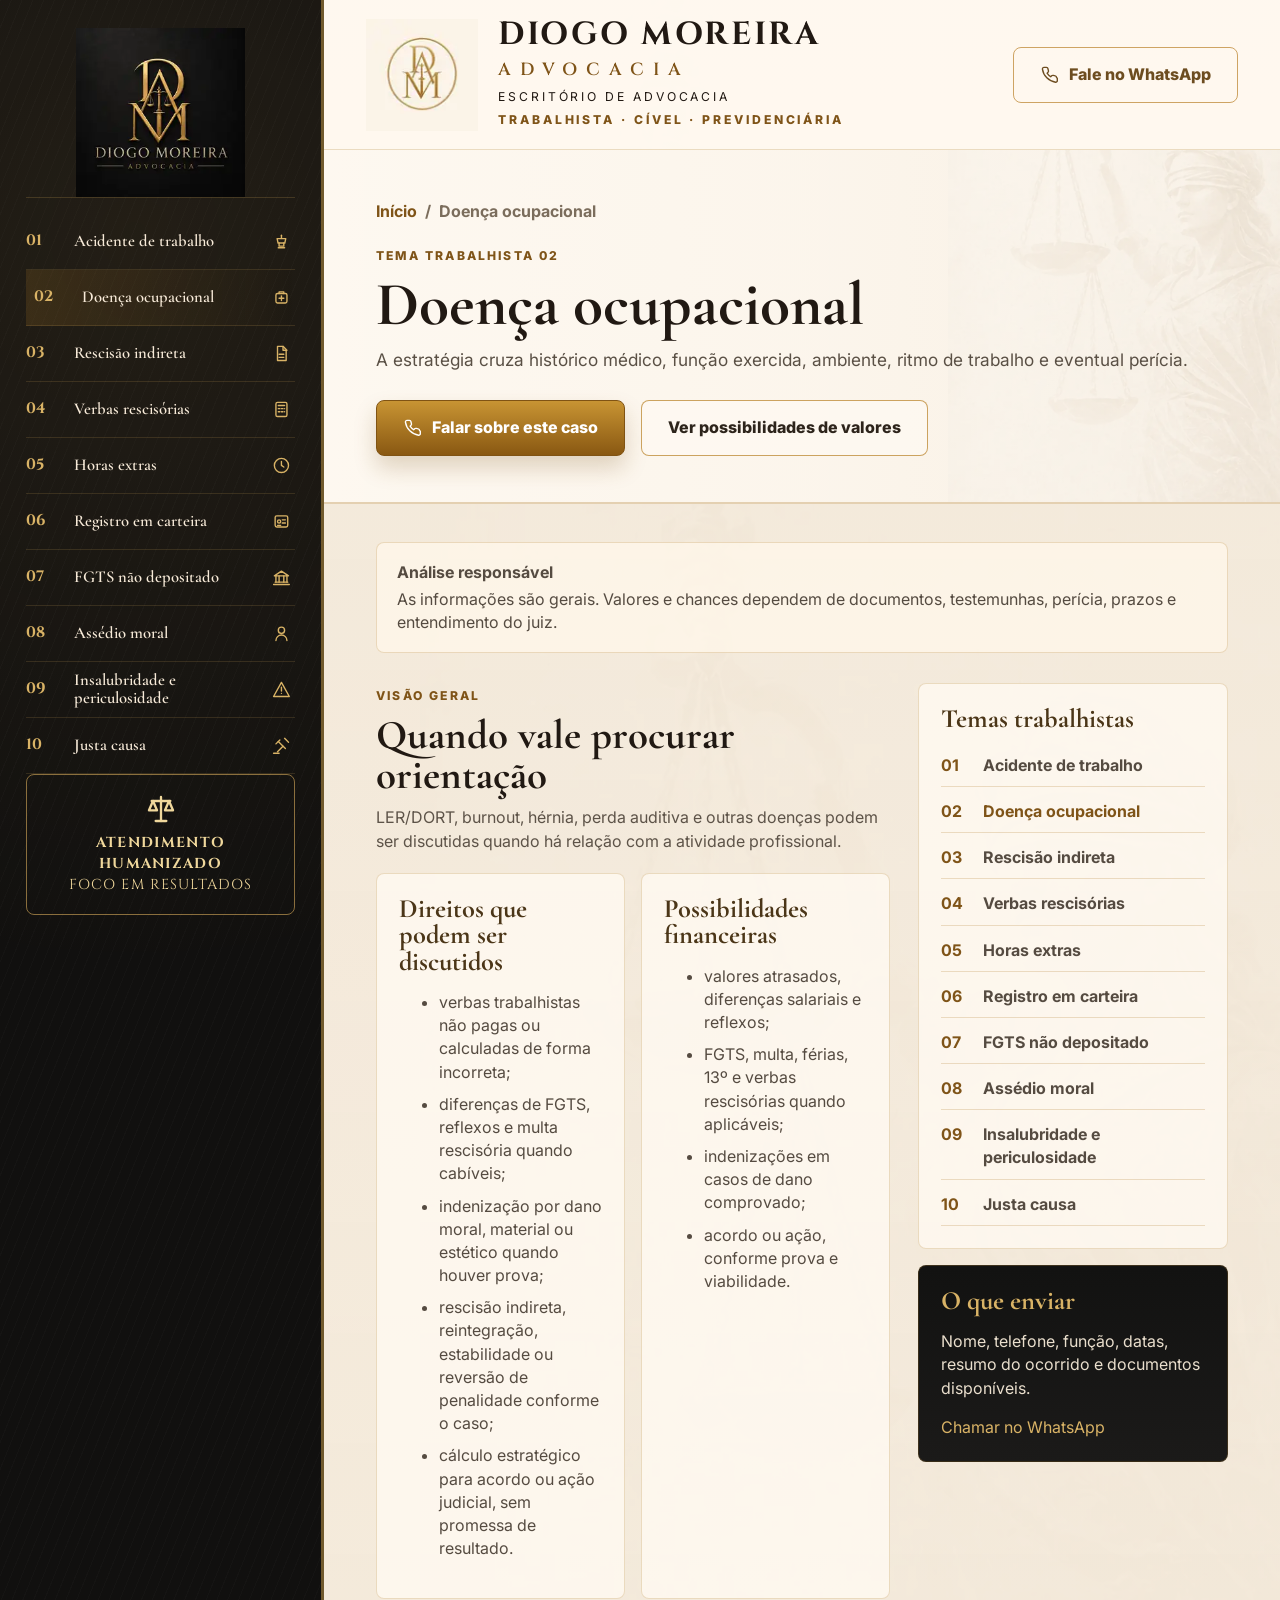
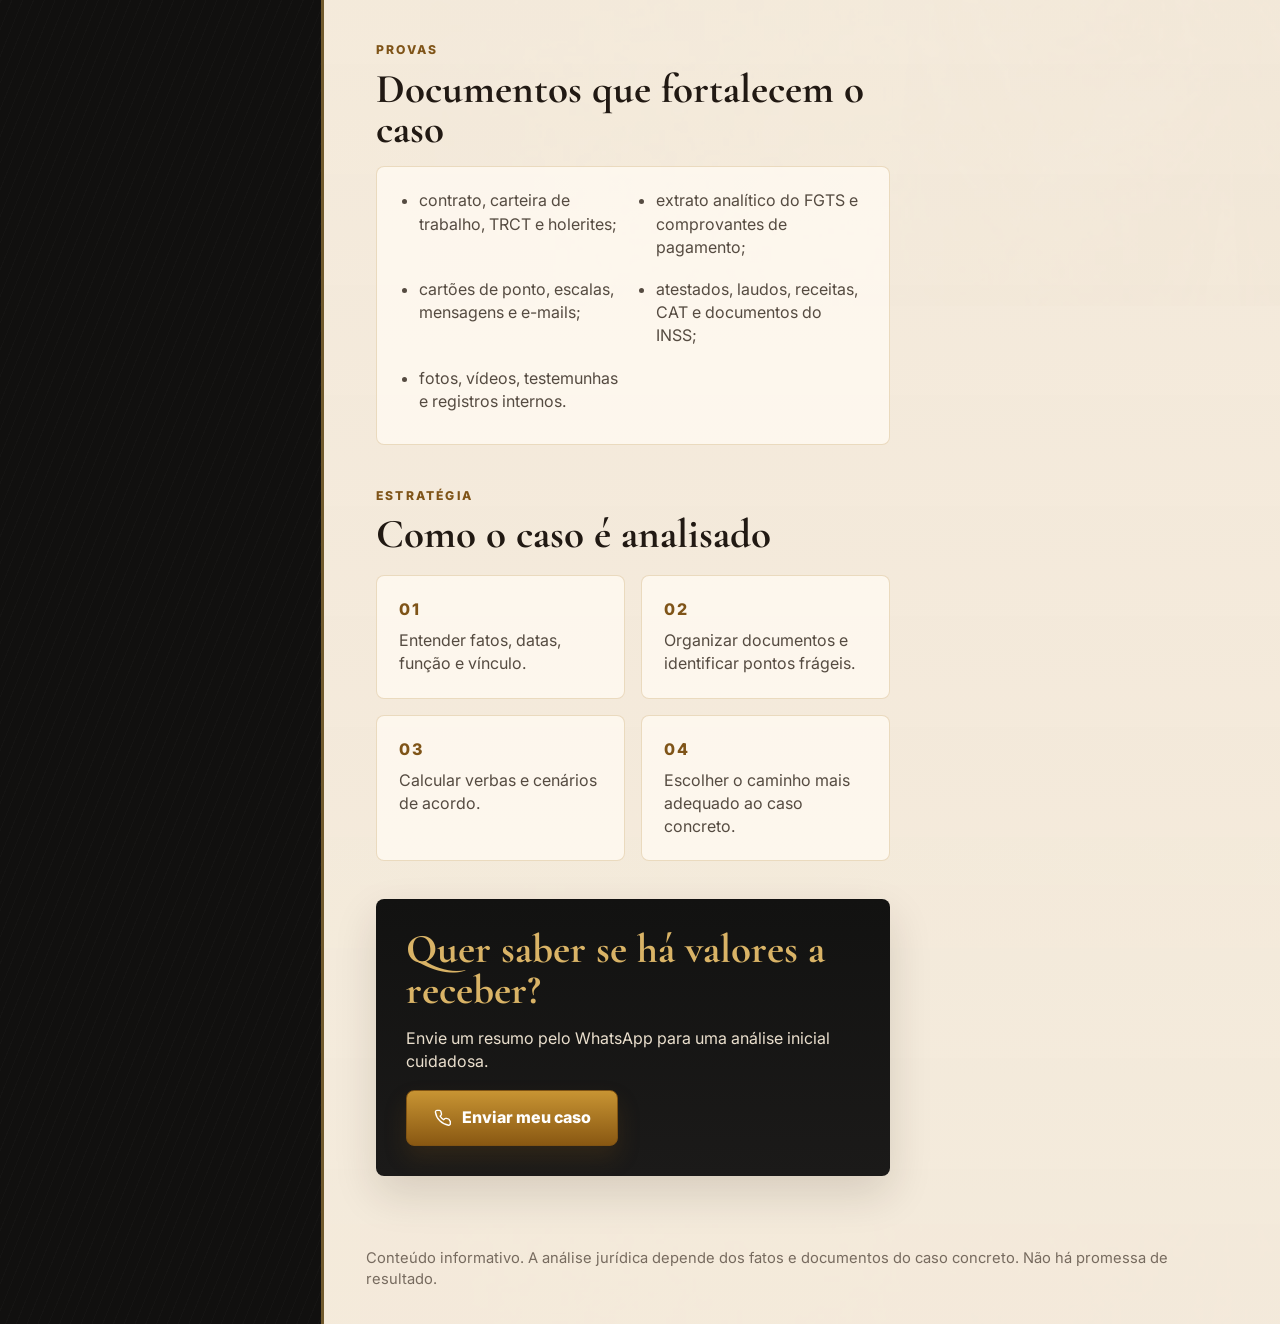
<file: areas/doenca-ocupacional.html>
<!doctype html>
    <html lang="pt-BR">
    <head>
      <meta charset="utf-8">
      <meta name="viewport" content="width=device-width, initial-scale=1">
      <title>Doença ocupacional | Diogo Moreira Advocacia Trabalhista</title>
      <meta name="description" content="Direitos, documentos e possibilidades em casos de doença ocupacional.">
      <link rel="canonical" href="https://damsp23.github.io/site-advocacia/areas/doenca-ocupacional.html">
      <meta property="og:title" content="Doença ocupacional | Diogo Moreira Advocacia Trabalhista">
      <meta property="og:description" content="Direitos, documentos e possibilidades em casos de doença ocupacional.">
      <meta property="og:type" content="website">
      <link rel="preconnect" href="https://fonts.googleapis.com">
      <link rel="preconnect" href="https://fonts.gstatic.com" crossorigin>
      <link href="https://fonts.googleapis.com/css2?family=Cinzel:wght@500;600;700&family=Cormorant+Garamond:wght@500;600;700&family=Inter:wght@400;500;600;700&family=Great+Vibes&display=swap" rel="stylesheet">
      <link rel="stylesheet" href="../styles.css">
      <script defer src="../script.js"></script>
    </head>
    <body>
      <div class="site-layout">
        <aside class="sidebar">
          <div class="sidebar-inner">
            <a class="sidebar-logo" href="../index.html" aria-label="Página inicial"></a>
            <button class="mobile-topic-button" type="button" aria-expanded="false">Direitos do trabalhador <span>+</span></button>
            <nav class="sidebar-nav"><a class="nav-item " href="../areas/acidente-de-trabalho.html"><span>01</span><b>Acidente de trabalho</b><svg class="icon" viewBox="0 0 24 24" aria-hidden="true"><path d="M8 20h8"/><path d="M12 4v4"/><path d="M6.5 8.5h11l-1.2 5.5H7.7z"/><path d="M9 14v4h6v-4"/></svg></a>
<a class="nav-item active" href="../areas/doenca-ocupacional.html"><span>02</span><b>Doença ocupacional</b><svg class="icon" viewBox="0 0 24 24" aria-hidden="true"><rect x="5" y="7" width="14" height="12" rx="2"/><path d="M9 7V5h6v2"/><path d="M12 10v6"/><path d="M9 13h6"/></svg></a>
<a class="nav-item " href="../areas/rescisao-indireta.html"><span>03</span><b>Rescisão indireta</b><svg class="icon" viewBox="0 0 24 24" aria-hidden="true"><path d="M7 3h7l4 4v14H7z"/><path d="M14 3v5h5"/><path d="M9 13h6"/><path d="M9 17h6"/></svg></a>
<a class="nav-item " href="../areas/verbas-rescisorias.html"><span>04</span><b>Verbas rescisórias</b><svg class="icon" viewBox="0 0 24 24" aria-hidden="true"><rect x="5" y="3" width="14" height="18" rx="2"/><path d="M8 7h8"/><path d="M8 11h2M12 11h2M16 11h.01M8 15h2M12 15h2M16 15h.01"/></svg></a>
<a class="nav-item " href="../areas/horas-extras.html"><span>05</span><b>Horas extras</b><svg class="icon" viewBox="0 0 24 24" aria-hidden="true"><circle cx="12" cy="12" r="9"/><path d="M12 7v5l3 2"/></svg></a>
<a class="nav-item " href="../areas/registro-em-carteira.html"><span>06</span><b>Registro em carteira</b><svg class="icon" viewBox="0 0 24 24" aria-hidden="true"><rect x="4" y="5" width="16" height="14" rx="2"/><circle cx="9" cy="12" r="2"/><path d="M13 10h4M13 14h4M7 17h4"/></svg></a>
<a class="nav-item " href="../areas/fgts-nao-depositado.html"><span>07</span><b>FGTS não depositado</b><svg class="icon" viewBox="0 0 24 24" aria-hidden="true"><path d="M3 10h18L12 4z"/><path d="M5 10v8M9 10v8M15 10v8M19 10v8"/><path d="M4 18h16M2 21h20"/></svg></a>
<a class="nav-item " href="../areas/assedio-moral.html"><span>08</span><b>Assédio moral</b><svg class="icon" viewBox="0 0 24 24" aria-hidden="true"><circle cx="12" cy="8" r="4"/><path d="M5 21a7 7 0 0 1 14 0"/></svg></a>
<a class="nav-item " href="../areas/insalubridade-periculosidade.html"><span>09</span><b>Insalubridade e periculosidade</b><svg class="icon" viewBox="0 0 24 24" aria-hidden="true"><path d="M12 3 2 21h20z"/><path d="M12 9v5M12 17h.01"/></svg></a>
<a class="nav-item " href="../areas/justa-causa.html"><span>10</span><b>Justa causa</b><svg class="icon" viewBox="0 0 24 24" aria-hidden="true"><path d="m14 13-7 7"/><path d="m8 7 9 9"/><path d="m16 3 5 5"/><path d="m5 10 5-5"/><path d="M2 22h7"/></svg></a></nav>
            <div class="sidebar-seal"><svg class="icon" viewBox="0 0 24 24" aria-hidden="true"><path d="M12 3v18"/><path d="M5 6h14"/><path d="M6 6l-3 7h6z"/><path d="M18 6l-3 7h6z"/><path d="M8 21h8"/></svg><strong>Atendimento humanizado</strong><span>Foco em resultados</span></div>
          </div>
        </aside>
        <div class="main-column">
          <header class="topbar">
            <a class="header-brand" href="../index.html"><span class="brand-mark"></span><span><strong>DIOGO MOREIRA</strong><b>ADVOCACIA</b><small>ESCRITÓRIO DE ADVOCACIA</small><em>TRABALHISTA · CÍVEL · PREVIDENCIÁRIA</em></span></a>
            <div class="header-motto"><span class="crest"></span><span>Direitos que se defendem,<br>resultados que transformam.</span></div>
            <a class="header-button" href="https://wa.me/5511940516232?text=Ol%C3%A1%2C%20Dr.%20Diogo.%20Vim%20pelo%20site%20e%20gostaria%20de%20atendimento%20sobre%20orienta%C3%A7%C3%A3o%20trabalhista." target="_blank" rel="noopener"><svg class="icon" viewBox="0 0 24 24" aria-hidden="true"><path d="M22 16.9v3a2 2 0 0 1-2.2 2A19.8 19.8 0 0 1 3.1 5.2 2 2 0 0 1 5.1 3h3a2 2 0 0 1 2 1.7c.1.8.3 1.6.6 2.4a2 2 0 0 1-.5 2.1L9 10.4a16 16 0 0 0 4.6 4.6l1.2-1.2a2 2 0 0 1 2.1-.5c.8.3 1.6.5 2.4.6a2 2 0 0 1 1.7 2z"/></svg> Fale no WhatsApp</a>
          </header>

    <main class="area-page">
      <section class="area-hero"><div class="breadcrumb"><a href="../index.html">Início</a><span>/</span><span>Doença ocupacional</span></div><span>Tema trabalhista 02</span><h1>Doença ocupacional</h1><p>A estratégia cruza histórico médico, função exercida, ambiente, ritmo de trabalho e eventual perícia.</p><div class="area-actions"><a class="button gold" href="https://wa.me/5511940516232?text=Ol%C3%A1%2C%20Dr.%20Diogo.%20Vim%20pelo%20site%20e%20gostaria%20de%20atendimento%20sobre%20Doen%C3%A7a%20ocupacional." target="_blank" rel="noopener"><svg class="icon" viewBox="0 0 24 24" aria-hidden="true"><path d="M22 16.9v3a2 2 0 0 1-2.2 2A19.8 19.8 0 0 1 3.1 5.2 2 2 0 0 1 5.1 3h3a2 2 0 0 1 2 1.7c.1.8.3 1.6.6 2.4a2 2 0 0 1-.5 2.1L9 10.4a16 16 0 0 0 4.6 4.6l1.2-1.2a2 2 0 0 1 2.1-.5c.8.3 1.6.5 2.4.6a2 2 0 0 1 1.7 2z"/></svg> Falar sobre este caso</a><a class="button outline" href="#possibilidades">Ver possibilidades de valores</a></div></section>
      <section class="area-content">
        <aside class="notice"><strong>Análise responsável</strong><p>As informações são gerais. Valores e chances dependem de documentos, testemunhas, perícia, prazos e entendimento do juiz.</p></aside>
        <div class="area-layout-grid">
          <article class="area-main">
            <section><span class="section-label">Visão geral</span><h2>Quando vale procurar orientação</h2><p class="lead">LER/DORT, burnout, hérnia, perda auditiva e outras doenças podem ser discutidas quando há relação com a atividade profissional.</p><div class="area-grid"><article class="area-card"><h3>Direitos que podem ser discutidos</h3><ul><li>verbas trabalhistas não pagas ou calculadas de forma incorreta;</li><li>diferenças de FGTS, reflexos e multa rescisória quando cabíveis;</li><li>indenização por dano moral, material ou estético quando houver prova;</li><li>rescisão indireta, reintegração, estabilidade ou reversão de penalidade conforme o caso;</li><li>cálculo estratégico para acordo ou ação judicial, sem promessa de resultado.</li></ul></article><article class="area-card" id="possibilidades"><h3>Possibilidades financeiras</h3><ul><li>valores atrasados, diferenças salariais e reflexos;</li><li>FGTS, multa, férias, 13º e verbas rescisórias quando aplicáveis;</li><li>indenizações em casos de dano comprovado;</li><li>acordo ou ação, conforme prova e viabilidade.</li></ul></article></div></section>
            <section><span class="section-label">Provas</span><h2>Documentos que fortalecem o caso</h2><ul class="document-list"><li>contrato, carteira de trabalho, TRCT e holerites;</li><li>extrato analítico do FGTS e comprovantes de pagamento;</li><li>cartões de ponto, escalas, mensagens e e-mails;</li><li>atestados, laudos, receitas, CAT e documentos do INSS;</li><li>fotos, vídeos, testemunhas e registros internos.</li></ul></section>
            <section><span class="section-label">Estratégia</span><h2>Como o caso é analisado</h2><div class="steps-grid"><article><span>01</span><p>Entender fatos, datas, função e vínculo.</p></article><article><span>02</span><p>Organizar documentos e identificar pontos frágeis.</p></article><article><span>03</span><p>Calcular verbas e cenários de acordo.</p></article><article><span>04</span><p>Escolher o caminho mais adequado ao caso concreto.</p></article></div></section>
            <section class="article-cta"><h2>Quer saber se há valores a receber?</h2><p>Envie um resumo pelo WhatsApp para uma análise inicial cuidadosa.</p><a class="button gold" href="https://wa.me/5511940516232?text=Ol%C3%A1%2C%20Dr.%20Diogo.%20Vim%20pelo%20site%20e%20gostaria%20de%20atendimento%20sobre%20Doen%C3%A7a%20ocupacional." target="_blank" rel="noopener"><svg class="icon" viewBox="0 0 24 24" aria-hidden="true"><path d="M22 16.9v3a2 2 0 0 1-2.2 2A19.8 19.8 0 0 1 3.1 5.2 2 2 0 0 1 5.1 3h3a2 2 0 0 1 2 1.7c.1.8.3 1.6.6 2.4a2 2 0 0 1-.5 2.1L9 10.4a16 16 0 0 0 4.6 4.6l1.2-1.2a2 2 0 0 1 2.1-.5c.8.3 1.6.5 2.4.6a2 2 0 0 1 1.7 2z"/></svg> Enviar meu caso</a></section>
          </article>
          <aside class="area-side"><div class="side-panel"><h2>Temas trabalhistas</h2><nav><a class="" href="acidente-de-trabalho.html"><span>01</span>Acidente de trabalho</a><a class="active" href="doenca-ocupacional.html"><span>02</span>Doença ocupacional</a><a class="" href="rescisao-indireta.html"><span>03</span>Rescisão indireta</a><a class="" href="verbas-rescisorias.html"><span>04</span>Verbas rescisórias</a><a class="" href="horas-extras.html"><span>05</span>Horas extras</a><a class="" href="registro-em-carteira.html"><span>06</span>Registro em carteira</a><a class="" href="fgts-nao-depositado.html"><span>07</span>FGTS não depositado</a><a class="" href="assedio-moral.html"><span>08</span>Assédio moral</a><a class="" href="insalubridade-periculosidade.html"><span>09</span>Insalubridade e periculosidade</a><a class="" href="justa-causa.html"><span>10</span>Justa causa</a></nav></div><div class="side-panel dark"><h2>O que enviar</h2><p>Nome, telefone, função, datas, resumo do ocorrido e documentos disponíveis.</p><a href="https://wa.me/5511940516232?text=Ol%C3%A1%2C%20Dr.%20Diogo.%20Vim%20pelo%20site%20e%20gostaria%20de%20atendimento%20sobre%20Doen%C3%A7a%20ocupacional." target="_blank" rel="noopener">Chamar no WhatsApp</a></div></aside>
        </div>
      </section>
      <footer class="footer-note">Conteúdo informativo. A análise jurídica depende dos fatos e documentos do caso concreto. Não há promessa de resultado.</footer>
    </main>

        </div>
      </div>
    </body>
    </html>
</file>
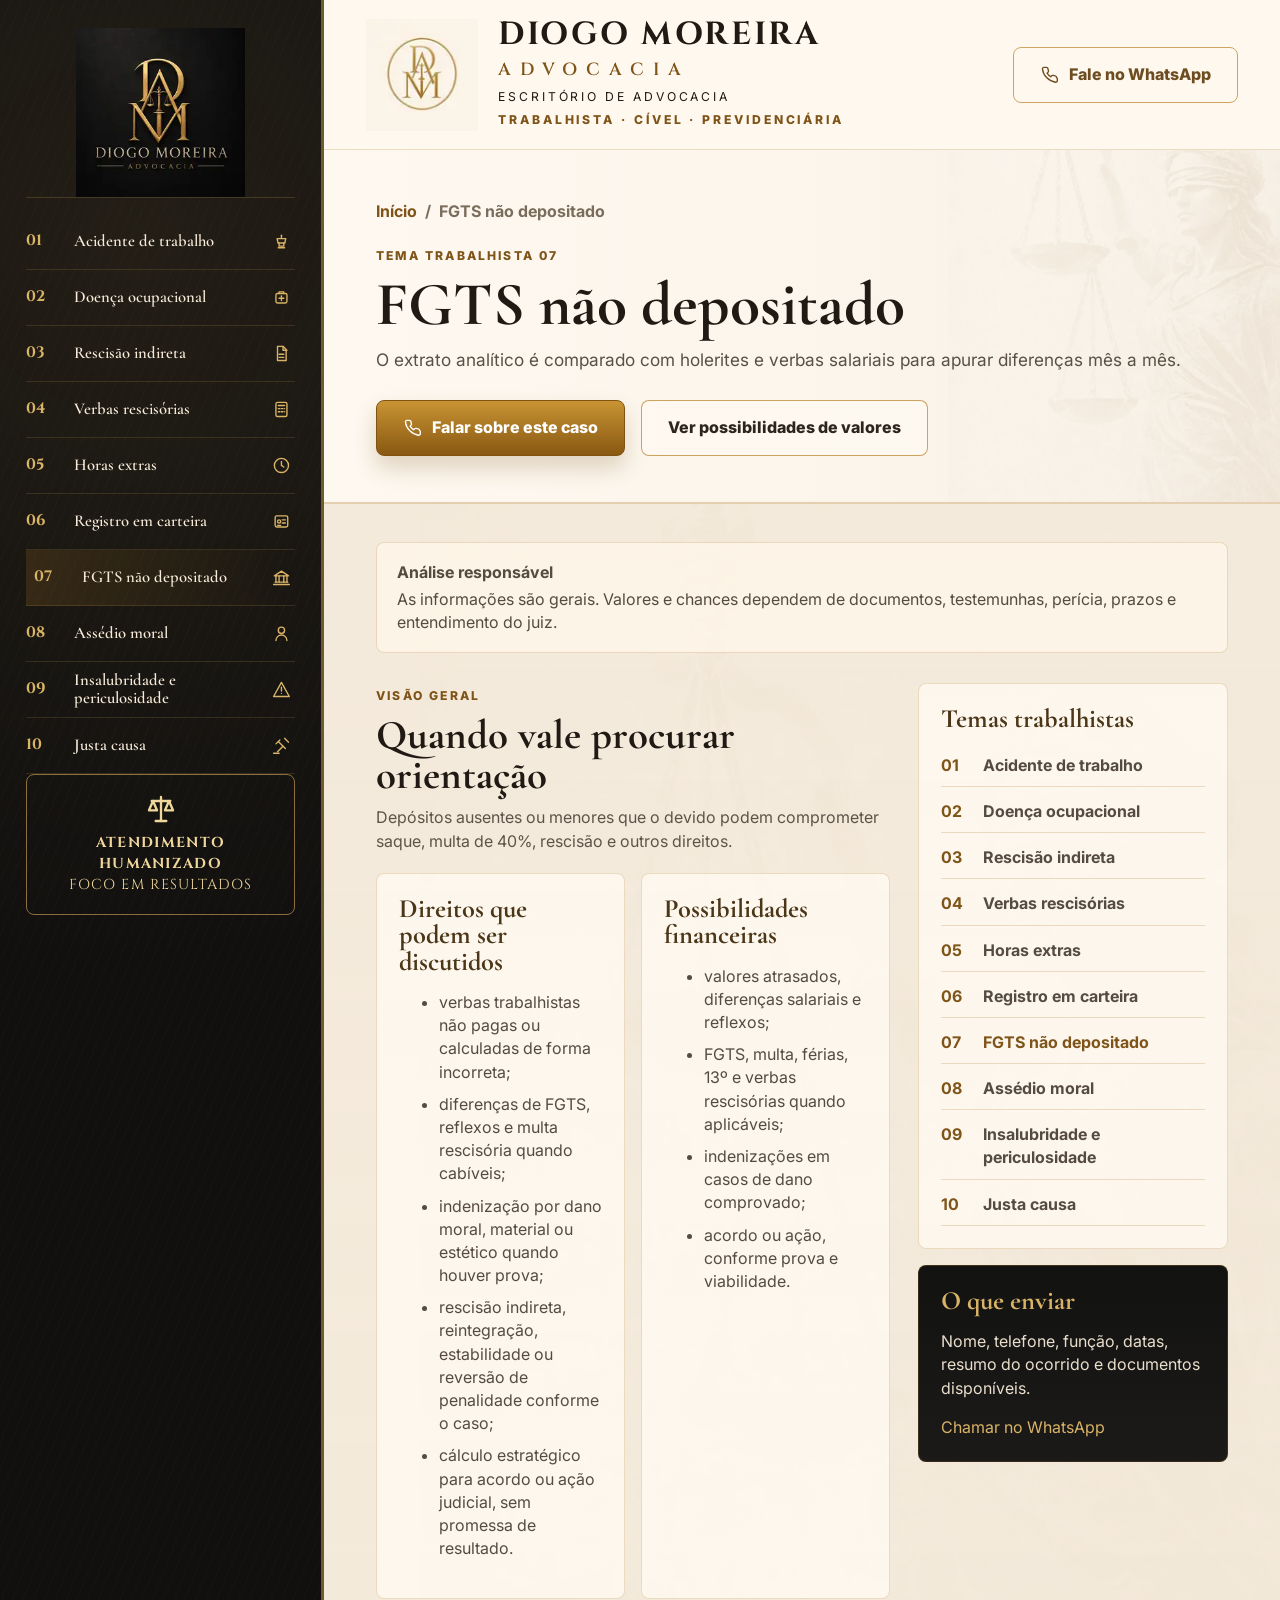
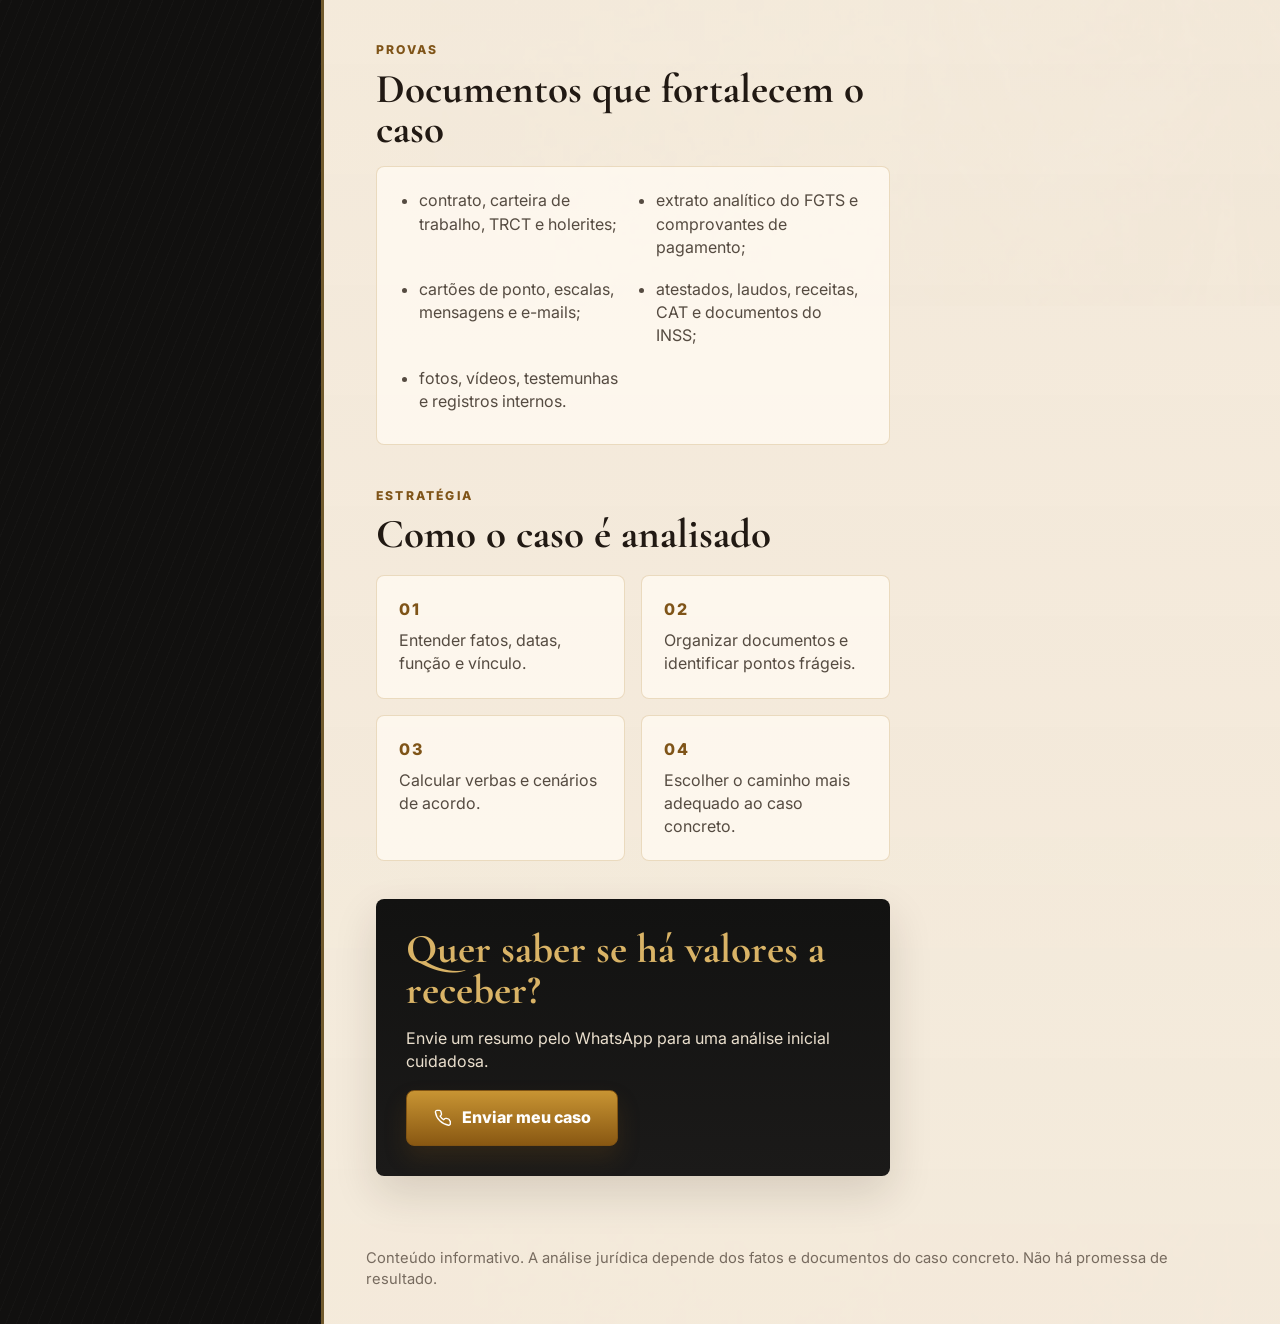
<file: areas/fgts-nao-depositado.html>
<!doctype html>
    <html lang="pt-BR">
    <head>
      <meta charset="utf-8">
      <meta name="viewport" content="width=device-width, initial-scale=1">
      <title>FGTS não depositado | Diogo Moreira Advocacia Trabalhista</title>
      <meta name="description" content="Direitos, documentos e possibilidades em casos de fgts não depositado.">
      <link rel="canonical" href="https://damsp23.github.io/site-advocacia/areas/fgts-nao-depositado.html">
      <meta property="og:title" content="FGTS não depositado | Diogo Moreira Advocacia Trabalhista">
      <meta property="og:description" content="Direitos, documentos e possibilidades em casos de fgts não depositado.">
      <meta property="og:type" content="website">
      <link rel="preconnect" href="https://fonts.googleapis.com">
      <link rel="preconnect" href="https://fonts.gstatic.com" crossorigin>
      <link href="https://fonts.googleapis.com/css2?family=Cinzel:wght@500;600;700&family=Cormorant+Garamond:wght@500;600;700&family=Inter:wght@400;500;600;700&family=Great+Vibes&display=swap" rel="stylesheet">
      <link rel="stylesheet" href="../styles.css">
      <script defer src="../script.js"></script>
    </head>
    <body>
      <div class="site-layout">
        <aside class="sidebar">
          <div class="sidebar-inner">
            <a class="sidebar-logo" href="../index.html" aria-label="Página inicial"></a>
            <button class="mobile-topic-button" type="button" aria-expanded="false">Direitos do trabalhador <span>+</span></button>
            <nav class="sidebar-nav"><a class="nav-item " href="../areas/acidente-de-trabalho.html"><span>01</span><b>Acidente de trabalho</b><svg class="icon" viewBox="0 0 24 24" aria-hidden="true"><path d="M8 20h8"/><path d="M12 4v4"/><path d="M6.5 8.5h11l-1.2 5.5H7.7z"/><path d="M9 14v4h6v-4"/></svg></a>
<a class="nav-item " href="../areas/doenca-ocupacional.html"><span>02</span><b>Doença ocupacional</b><svg class="icon" viewBox="0 0 24 24" aria-hidden="true"><rect x="5" y="7" width="14" height="12" rx="2"/><path d="M9 7V5h6v2"/><path d="M12 10v6"/><path d="M9 13h6"/></svg></a>
<a class="nav-item " href="../areas/rescisao-indireta.html"><span>03</span><b>Rescisão indireta</b><svg class="icon" viewBox="0 0 24 24" aria-hidden="true"><path d="M7 3h7l4 4v14H7z"/><path d="M14 3v5h5"/><path d="M9 13h6"/><path d="M9 17h6"/></svg></a>
<a class="nav-item " href="../areas/verbas-rescisorias.html"><span>04</span><b>Verbas rescisórias</b><svg class="icon" viewBox="0 0 24 24" aria-hidden="true"><rect x="5" y="3" width="14" height="18" rx="2"/><path d="M8 7h8"/><path d="M8 11h2M12 11h2M16 11h.01M8 15h2M12 15h2M16 15h.01"/></svg></a>
<a class="nav-item " href="../areas/horas-extras.html"><span>05</span><b>Horas extras</b><svg class="icon" viewBox="0 0 24 24" aria-hidden="true"><circle cx="12" cy="12" r="9"/><path d="M12 7v5l3 2"/></svg></a>
<a class="nav-item " href="../areas/registro-em-carteira.html"><span>06</span><b>Registro em carteira</b><svg class="icon" viewBox="0 0 24 24" aria-hidden="true"><rect x="4" y="5" width="16" height="14" rx="2"/><circle cx="9" cy="12" r="2"/><path d="M13 10h4M13 14h4M7 17h4"/></svg></a>
<a class="nav-item active" href="../areas/fgts-nao-depositado.html"><span>07</span><b>FGTS não depositado</b><svg class="icon" viewBox="0 0 24 24" aria-hidden="true"><path d="M3 10h18L12 4z"/><path d="M5 10v8M9 10v8M15 10v8M19 10v8"/><path d="M4 18h16M2 21h20"/></svg></a>
<a class="nav-item " href="../areas/assedio-moral.html"><span>08</span><b>Assédio moral</b><svg class="icon" viewBox="0 0 24 24" aria-hidden="true"><circle cx="12" cy="8" r="4"/><path d="M5 21a7 7 0 0 1 14 0"/></svg></a>
<a class="nav-item " href="../areas/insalubridade-periculosidade.html"><span>09</span><b>Insalubridade e periculosidade</b><svg class="icon" viewBox="0 0 24 24" aria-hidden="true"><path d="M12 3 2 21h20z"/><path d="M12 9v5M12 17h.01"/></svg></a>
<a class="nav-item " href="../areas/justa-causa.html"><span>10</span><b>Justa causa</b><svg class="icon" viewBox="0 0 24 24" aria-hidden="true"><path d="m14 13-7 7"/><path d="m8 7 9 9"/><path d="m16 3 5 5"/><path d="m5 10 5-5"/><path d="M2 22h7"/></svg></a></nav>
            <div class="sidebar-seal"><svg class="icon" viewBox="0 0 24 24" aria-hidden="true"><path d="M12 3v18"/><path d="M5 6h14"/><path d="M6 6l-3 7h6z"/><path d="M18 6l-3 7h6z"/><path d="M8 21h8"/></svg><strong>Atendimento humanizado</strong><span>Foco em resultados</span></div>
          </div>
        </aside>
        <div class="main-column">
          <header class="topbar">
            <a class="header-brand" href="../index.html"><span class="brand-mark"></span><span><strong>DIOGO MOREIRA</strong><b>ADVOCACIA</b><small>ESCRITÓRIO DE ADVOCACIA</small><em>TRABALHISTA · CÍVEL · PREVIDENCIÁRIA</em></span></a>
            <div class="header-motto"><span class="crest"></span><span>Direitos que se defendem,<br>resultados que transformam.</span></div>
            <a class="header-button" href="https://wa.me/5511940516232?text=Ol%C3%A1%2C%20Dr.%20Diogo.%20Vim%20pelo%20site%20e%20gostaria%20de%20atendimento%20sobre%20orienta%C3%A7%C3%A3o%20trabalhista." target="_blank" rel="noopener"><svg class="icon" viewBox="0 0 24 24" aria-hidden="true"><path d="M22 16.9v3a2 2 0 0 1-2.2 2A19.8 19.8 0 0 1 3.1 5.2 2 2 0 0 1 5.1 3h3a2 2 0 0 1 2 1.7c.1.8.3 1.6.6 2.4a2 2 0 0 1-.5 2.1L9 10.4a16 16 0 0 0 4.6 4.6l1.2-1.2a2 2 0 0 1 2.1-.5c.8.3 1.6.5 2.4.6a2 2 0 0 1 1.7 2z"/></svg> Fale no WhatsApp</a>
          </header>

    <main class="area-page">
      <section class="area-hero"><div class="breadcrumb"><a href="../index.html">Início</a><span>/</span><span>FGTS não depositado</span></div><span>Tema trabalhista 07</span><h1>FGTS não depositado</h1><p>O extrato analítico é comparado com holerites e verbas salariais para apurar diferenças mês a mês.</p><div class="area-actions"><a class="button gold" href="https://wa.me/5511940516232?text=Ol%C3%A1%2C%20Dr.%20Diogo.%20Vim%20pelo%20site%20e%20gostaria%20de%20atendimento%20sobre%20FGTS%20n%C3%A3o%20depositado." target="_blank" rel="noopener"><svg class="icon" viewBox="0 0 24 24" aria-hidden="true"><path d="M22 16.9v3a2 2 0 0 1-2.2 2A19.8 19.8 0 0 1 3.1 5.2 2 2 0 0 1 5.1 3h3a2 2 0 0 1 2 1.7c.1.8.3 1.6.6 2.4a2 2 0 0 1-.5 2.1L9 10.4a16 16 0 0 0 4.6 4.6l1.2-1.2a2 2 0 0 1 2.1-.5c.8.3 1.6.5 2.4.6a2 2 0 0 1 1.7 2z"/></svg> Falar sobre este caso</a><a class="button outline" href="#possibilidades">Ver possibilidades de valores</a></div></section>
      <section class="area-content">
        <aside class="notice"><strong>Análise responsável</strong><p>As informações são gerais. Valores e chances dependem de documentos, testemunhas, perícia, prazos e entendimento do juiz.</p></aside>
        <div class="area-layout-grid">
          <article class="area-main">
            <section><span class="section-label">Visão geral</span><h2>Quando vale procurar orientação</h2><p class="lead">Depósitos ausentes ou menores que o devido podem comprometer saque, multa de 40%, rescisão e outros direitos.</p><div class="area-grid"><article class="area-card"><h3>Direitos que podem ser discutidos</h3><ul><li>verbas trabalhistas não pagas ou calculadas de forma incorreta;</li><li>diferenças de FGTS, reflexos e multa rescisória quando cabíveis;</li><li>indenização por dano moral, material ou estético quando houver prova;</li><li>rescisão indireta, reintegração, estabilidade ou reversão de penalidade conforme o caso;</li><li>cálculo estratégico para acordo ou ação judicial, sem promessa de resultado.</li></ul></article><article class="area-card" id="possibilidades"><h3>Possibilidades financeiras</h3><ul><li>valores atrasados, diferenças salariais e reflexos;</li><li>FGTS, multa, férias, 13º e verbas rescisórias quando aplicáveis;</li><li>indenizações em casos de dano comprovado;</li><li>acordo ou ação, conforme prova e viabilidade.</li></ul></article></div></section>
            <section><span class="section-label">Provas</span><h2>Documentos que fortalecem o caso</h2><ul class="document-list"><li>contrato, carteira de trabalho, TRCT e holerites;</li><li>extrato analítico do FGTS e comprovantes de pagamento;</li><li>cartões de ponto, escalas, mensagens e e-mails;</li><li>atestados, laudos, receitas, CAT e documentos do INSS;</li><li>fotos, vídeos, testemunhas e registros internos.</li></ul></section>
            <section><span class="section-label">Estratégia</span><h2>Como o caso é analisado</h2><div class="steps-grid"><article><span>01</span><p>Entender fatos, datas, função e vínculo.</p></article><article><span>02</span><p>Organizar documentos e identificar pontos frágeis.</p></article><article><span>03</span><p>Calcular verbas e cenários de acordo.</p></article><article><span>04</span><p>Escolher o caminho mais adequado ao caso concreto.</p></article></div></section>
            <section class="article-cta"><h2>Quer saber se há valores a receber?</h2><p>Envie um resumo pelo WhatsApp para uma análise inicial cuidadosa.</p><a class="button gold" href="https://wa.me/5511940516232?text=Ol%C3%A1%2C%20Dr.%20Diogo.%20Vim%20pelo%20site%20e%20gostaria%20de%20atendimento%20sobre%20FGTS%20n%C3%A3o%20depositado." target="_blank" rel="noopener"><svg class="icon" viewBox="0 0 24 24" aria-hidden="true"><path d="M22 16.9v3a2 2 0 0 1-2.2 2A19.8 19.8 0 0 1 3.1 5.2 2 2 0 0 1 5.1 3h3a2 2 0 0 1 2 1.7c.1.8.3 1.6.6 2.4a2 2 0 0 1-.5 2.1L9 10.4a16 16 0 0 0 4.6 4.6l1.2-1.2a2 2 0 0 1 2.1-.5c.8.3 1.6.5 2.4.6a2 2 0 0 1 1.7 2z"/></svg> Enviar meu caso</a></section>
          </article>
          <aside class="area-side"><div class="side-panel"><h2>Temas trabalhistas</h2><nav><a class="" href="acidente-de-trabalho.html"><span>01</span>Acidente de trabalho</a><a class="" href="doenca-ocupacional.html"><span>02</span>Doença ocupacional</a><a class="" href="rescisao-indireta.html"><span>03</span>Rescisão indireta</a><a class="" href="verbas-rescisorias.html"><span>04</span>Verbas rescisórias</a><a class="" href="horas-extras.html"><span>05</span>Horas extras</a><a class="" href="registro-em-carteira.html"><span>06</span>Registro em carteira</a><a class="active" href="fgts-nao-depositado.html"><span>07</span>FGTS não depositado</a><a class="" href="assedio-moral.html"><span>08</span>Assédio moral</a><a class="" href="insalubridade-periculosidade.html"><span>09</span>Insalubridade e periculosidade</a><a class="" href="justa-causa.html"><span>10</span>Justa causa</a></nav></div><div class="side-panel dark"><h2>O que enviar</h2><p>Nome, telefone, função, datas, resumo do ocorrido e documentos disponíveis.</p><a href="https://wa.me/5511940516232?text=Ol%C3%A1%2C%20Dr.%20Diogo.%20Vim%20pelo%20site%20e%20gostaria%20de%20atendimento%20sobre%20FGTS%20n%C3%A3o%20depositado." target="_blank" rel="noopener">Chamar no WhatsApp</a></div></aside>
        </div>
      </section>
      <footer class="footer-note">Conteúdo informativo. A análise jurídica depende dos fatos e documentos do caso concreto. Não há promessa de resultado.</footer>
    </main>

        </div>
      </div>
    </body>
    </html>
</file>
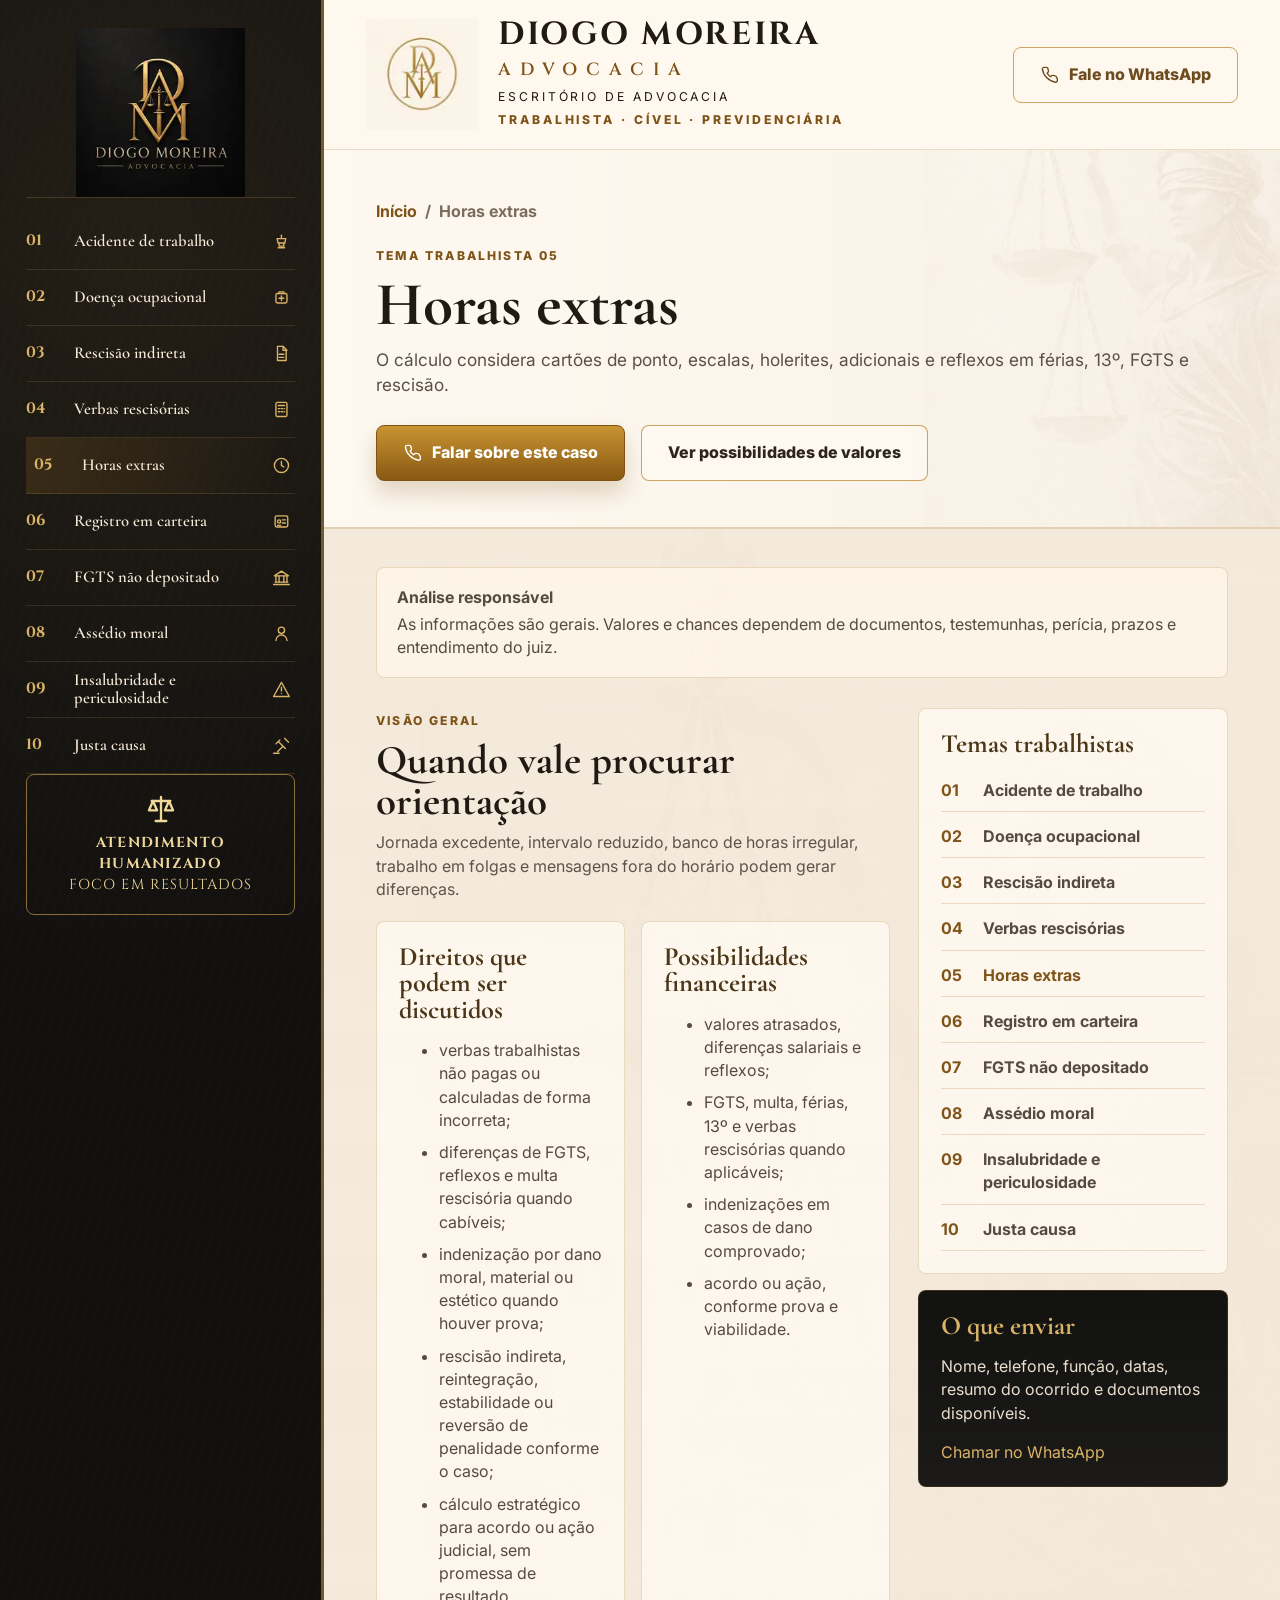
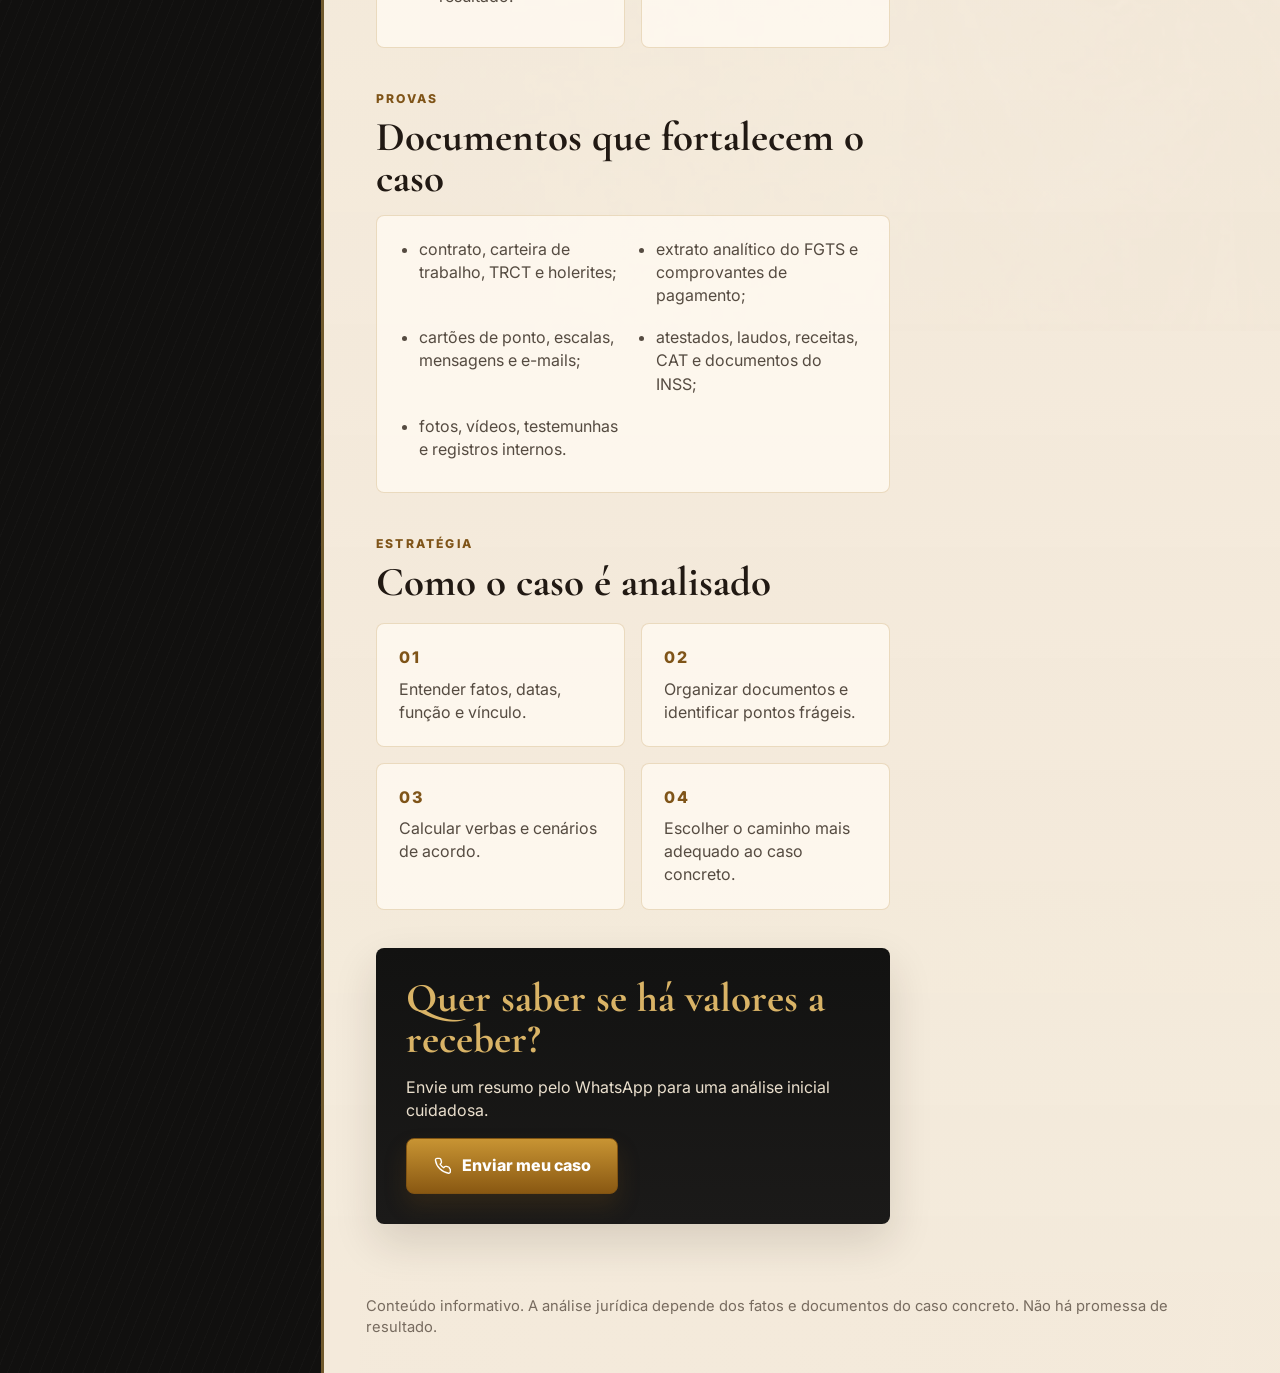
<file: areas/horas-extras.html>
<!doctype html>
    <html lang="pt-BR">
    <head>
      <meta charset="utf-8">
      <meta name="viewport" content="width=device-width, initial-scale=1">
      <title>Horas extras | Diogo Moreira Advocacia Trabalhista</title>
      <meta name="description" content="Direitos, documentos e possibilidades em casos de horas extras.">
      <link rel="canonical" href="https://damsp23.github.io/site-advocacia/areas/horas-extras.html">
      <meta property="og:title" content="Horas extras | Diogo Moreira Advocacia Trabalhista">
      <meta property="og:description" content="Direitos, documentos e possibilidades em casos de horas extras.">
      <meta property="og:type" content="website">
      <link rel="preconnect" href="https://fonts.googleapis.com">
      <link rel="preconnect" href="https://fonts.gstatic.com" crossorigin>
      <link href="https://fonts.googleapis.com/css2?family=Cinzel:wght@500;600;700&family=Cormorant+Garamond:wght@500;600;700&family=Inter:wght@400;500;600;700&family=Great+Vibes&display=swap" rel="stylesheet">
      <link rel="stylesheet" href="../styles.css">
      <script defer src="../script.js"></script>
    </head>
    <body>
      <div class="site-layout">
        <aside class="sidebar">
          <div class="sidebar-inner">
            <a class="sidebar-logo" href="../index.html" aria-label="Página inicial"></a>
            <button class="mobile-topic-button" type="button" aria-expanded="false">Direitos do trabalhador <span>+</span></button>
            <nav class="sidebar-nav"><a class="nav-item " href="../areas/acidente-de-trabalho.html"><span>01</span><b>Acidente de trabalho</b><svg class="icon" viewBox="0 0 24 24" aria-hidden="true"><path d="M8 20h8"/><path d="M12 4v4"/><path d="M6.5 8.5h11l-1.2 5.5H7.7z"/><path d="M9 14v4h6v-4"/></svg></a>
<a class="nav-item " href="../areas/doenca-ocupacional.html"><span>02</span><b>Doença ocupacional</b><svg class="icon" viewBox="0 0 24 24" aria-hidden="true"><rect x="5" y="7" width="14" height="12" rx="2"/><path d="M9 7V5h6v2"/><path d="M12 10v6"/><path d="M9 13h6"/></svg></a>
<a class="nav-item " href="../areas/rescisao-indireta.html"><span>03</span><b>Rescisão indireta</b><svg class="icon" viewBox="0 0 24 24" aria-hidden="true"><path d="M7 3h7l4 4v14H7z"/><path d="M14 3v5h5"/><path d="M9 13h6"/><path d="M9 17h6"/></svg></a>
<a class="nav-item " href="../areas/verbas-rescisorias.html"><span>04</span><b>Verbas rescisórias</b><svg class="icon" viewBox="0 0 24 24" aria-hidden="true"><rect x="5" y="3" width="14" height="18" rx="2"/><path d="M8 7h8"/><path d="M8 11h2M12 11h2M16 11h.01M8 15h2M12 15h2M16 15h.01"/></svg></a>
<a class="nav-item active" href="../areas/horas-extras.html"><span>05</span><b>Horas extras</b><svg class="icon" viewBox="0 0 24 24" aria-hidden="true"><circle cx="12" cy="12" r="9"/><path d="M12 7v5l3 2"/></svg></a>
<a class="nav-item " href="../areas/registro-em-carteira.html"><span>06</span><b>Registro em carteira</b><svg class="icon" viewBox="0 0 24 24" aria-hidden="true"><rect x="4" y="5" width="16" height="14" rx="2"/><circle cx="9" cy="12" r="2"/><path d="M13 10h4M13 14h4M7 17h4"/></svg></a>
<a class="nav-item " href="../areas/fgts-nao-depositado.html"><span>07</span><b>FGTS não depositado</b><svg class="icon" viewBox="0 0 24 24" aria-hidden="true"><path d="M3 10h18L12 4z"/><path d="M5 10v8M9 10v8M15 10v8M19 10v8"/><path d="M4 18h16M2 21h20"/></svg></a>
<a class="nav-item " href="../areas/assedio-moral.html"><span>08</span><b>Assédio moral</b><svg class="icon" viewBox="0 0 24 24" aria-hidden="true"><circle cx="12" cy="8" r="4"/><path d="M5 21a7 7 0 0 1 14 0"/></svg></a>
<a class="nav-item " href="../areas/insalubridade-periculosidade.html"><span>09</span><b>Insalubridade e periculosidade</b><svg class="icon" viewBox="0 0 24 24" aria-hidden="true"><path d="M12 3 2 21h20z"/><path d="M12 9v5M12 17h.01"/></svg></a>
<a class="nav-item " href="../areas/justa-causa.html"><span>10</span><b>Justa causa</b><svg class="icon" viewBox="0 0 24 24" aria-hidden="true"><path d="m14 13-7 7"/><path d="m8 7 9 9"/><path d="m16 3 5 5"/><path d="m5 10 5-5"/><path d="M2 22h7"/></svg></a></nav>
            <div class="sidebar-seal"><svg class="icon" viewBox="0 0 24 24" aria-hidden="true"><path d="M12 3v18"/><path d="M5 6h14"/><path d="M6 6l-3 7h6z"/><path d="M18 6l-3 7h6z"/><path d="M8 21h8"/></svg><strong>Atendimento humanizado</strong><span>Foco em resultados</span></div>
          </div>
        </aside>
        <div class="main-column">
          <header class="topbar">
            <a class="header-brand" href="../index.html"><span class="brand-mark"></span><span><strong>DIOGO MOREIRA</strong><b>ADVOCACIA</b><small>ESCRITÓRIO DE ADVOCACIA</small><em>TRABALHISTA · CÍVEL · PREVIDENCIÁRIA</em></span></a>
            <div class="header-motto"><span class="crest"></span><span>Direitos que se defendem,<br>resultados que transformam.</span></div>
            <a class="header-button" href="https://wa.me/5511940516232?text=Ol%C3%A1%2C%20Dr.%20Diogo.%20Vim%20pelo%20site%20e%20gostaria%20de%20atendimento%20sobre%20orienta%C3%A7%C3%A3o%20trabalhista." target="_blank" rel="noopener"><svg class="icon" viewBox="0 0 24 24" aria-hidden="true"><path d="M22 16.9v3a2 2 0 0 1-2.2 2A19.8 19.8 0 0 1 3.1 5.2 2 2 0 0 1 5.1 3h3a2 2 0 0 1 2 1.7c.1.8.3 1.6.6 2.4a2 2 0 0 1-.5 2.1L9 10.4a16 16 0 0 0 4.6 4.6l1.2-1.2a2 2 0 0 1 2.1-.5c.8.3 1.6.5 2.4.6a2 2 0 0 1 1.7 2z"/></svg> Fale no WhatsApp</a>
          </header>

    <main class="area-page">
      <section class="area-hero"><div class="breadcrumb"><a href="../index.html">Início</a><span>/</span><span>Horas extras</span></div><span>Tema trabalhista 05</span><h1>Horas extras</h1><p>O cálculo considera cartões de ponto, escalas, holerites, adicionais e reflexos em férias, 13º, FGTS e rescisão.</p><div class="area-actions"><a class="button gold" href="https://wa.me/5511940516232?text=Ol%C3%A1%2C%20Dr.%20Diogo.%20Vim%20pelo%20site%20e%20gostaria%20de%20atendimento%20sobre%20Horas%20extras." target="_blank" rel="noopener"><svg class="icon" viewBox="0 0 24 24" aria-hidden="true"><path d="M22 16.9v3a2 2 0 0 1-2.2 2A19.8 19.8 0 0 1 3.1 5.2 2 2 0 0 1 5.1 3h3a2 2 0 0 1 2 1.7c.1.8.3 1.6.6 2.4a2 2 0 0 1-.5 2.1L9 10.4a16 16 0 0 0 4.6 4.6l1.2-1.2a2 2 0 0 1 2.1-.5c.8.3 1.6.5 2.4.6a2 2 0 0 1 1.7 2z"/></svg> Falar sobre este caso</a><a class="button outline" href="#possibilidades">Ver possibilidades de valores</a></div></section>
      <section class="area-content">
        <aside class="notice"><strong>Análise responsável</strong><p>As informações são gerais. Valores e chances dependem de documentos, testemunhas, perícia, prazos e entendimento do juiz.</p></aside>
        <div class="area-layout-grid">
          <article class="area-main">
            <section><span class="section-label">Visão geral</span><h2>Quando vale procurar orientação</h2><p class="lead">Jornada excedente, intervalo reduzido, banco de horas irregular, trabalho em folgas e mensagens fora do horário podem gerar diferenças.</p><div class="area-grid"><article class="area-card"><h3>Direitos que podem ser discutidos</h3><ul><li>verbas trabalhistas não pagas ou calculadas de forma incorreta;</li><li>diferenças de FGTS, reflexos e multa rescisória quando cabíveis;</li><li>indenização por dano moral, material ou estético quando houver prova;</li><li>rescisão indireta, reintegração, estabilidade ou reversão de penalidade conforme o caso;</li><li>cálculo estratégico para acordo ou ação judicial, sem promessa de resultado.</li></ul></article><article class="area-card" id="possibilidades"><h3>Possibilidades financeiras</h3><ul><li>valores atrasados, diferenças salariais e reflexos;</li><li>FGTS, multa, férias, 13º e verbas rescisórias quando aplicáveis;</li><li>indenizações em casos de dano comprovado;</li><li>acordo ou ação, conforme prova e viabilidade.</li></ul></article></div></section>
            <section><span class="section-label">Provas</span><h2>Documentos que fortalecem o caso</h2><ul class="document-list"><li>contrato, carteira de trabalho, TRCT e holerites;</li><li>extrato analítico do FGTS e comprovantes de pagamento;</li><li>cartões de ponto, escalas, mensagens e e-mails;</li><li>atestados, laudos, receitas, CAT e documentos do INSS;</li><li>fotos, vídeos, testemunhas e registros internos.</li></ul></section>
            <section><span class="section-label">Estratégia</span><h2>Como o caso é analisado</h2><div class="steps-grid"><article><span>01</span><p>Entender fatos, datas, função e vínculo.</p></article><article><span>02</span><p>Organizar documentos e identificar pontos frágeis.</p></article><article><span>03</span><p>Calcular verbas e cenários de acordo.</p></article><article><span>04</span><p>Escolher o caminho mais adequado ao caso concreto.</p></article></div></section>
            <section class="article-cta"><h2>Quer saber se há valores a receber?</h2><p>Envie um resumo pelo WhatsApp para uma análise inicial cuidadosa.</p><a class="button gold" href="https://wa.me/5511940516232?text=Ol%C3%A1%2C%20Dr.%20Diogo.%20Vim%20pelo%20site%20e%20gostaria%20de%20atendimento%20sobre%20Horas%20extras." target="_blank" rel="noopener"><svg class="icon" viewBox="0 0 24 24" aria-hidden="true"><path d="M22 16.9v3a2 2 0 0 1-2.2 2A19.8 19.8 0 0 1 3.1 5.2 2 2 0 0 1 5.1 3h3a2 2 0 0 1 2 1.7c.1.8.3 1.6.6 2.4a2 2 0 0 1-.5 2.1L9 10.4a16 16 0 0 0 4.6 4.6l1.2-1.2a2 2 0 0 1 2.1-.5c.8.3 1.6.5 2.4.6a2 2 0 0 1 1.7 2z"/></svg> Enviar meu caso</a></section>
          </article>
          <aside class="area-side"><div class="side-panel"><h2>Temas trabalhistas</h2><nav><a class="" href="acidente-de-trabalho.html"><span>01</span>Acidente de trabalho</a><a class="" href="doenca-ocupacional.html"><span>02</span>Doença ocupacional</a><a class="" href="rescisao-indireta.html"><span>03</span>Rescisão indireta</a><a class="" href="verbas-rescisorias.html"><span>04</span>Verbas rescisórias</a><a class="active" href="horas-extras.html"><span>05</span>Horas extras</a><a class="" href="registro-em-carteira.html"><span>06</span>Registro em carteira</a><a class="" href="fgts-nao-depositado.html"><span>07</span>FGTS não depositado</a><a class="" href="assedio-moral.html"><span>08</span>Assédio moral</a><a class="" href="insalubridade-periculosidade.html"><span>09</span>Insalubridade e periculosidade</a><a class="" href="justa-causa.html"><span>10</span>Justa causa</a></nav></div><div class="side-panel dark"><h2>O que enviar</h2><p>Nome, telefone, função, datas, resumo do ocorrido e documentos disponíveis.</p><a href="https://wa.me/5511940516232?text=Ol%C3%A1%2C%20Dr.%20Diogo.%20Vim%20pelo%20site%20e%20gostaria%20de%20atendimento%20sobre%20Horas%20extras." target="_blank" rel="noopener">Chamar no WhatsApp</a></div></aside>
        </div>
      </section>
      <footer class="footer-note">Conteúdo informativo. A análise jurídica depende dos fatos e documentos do caso concreto. Não há promessa de resultado.</footer>
    </main>

        </div>
      </div>
    </body>
    </html>
</file>
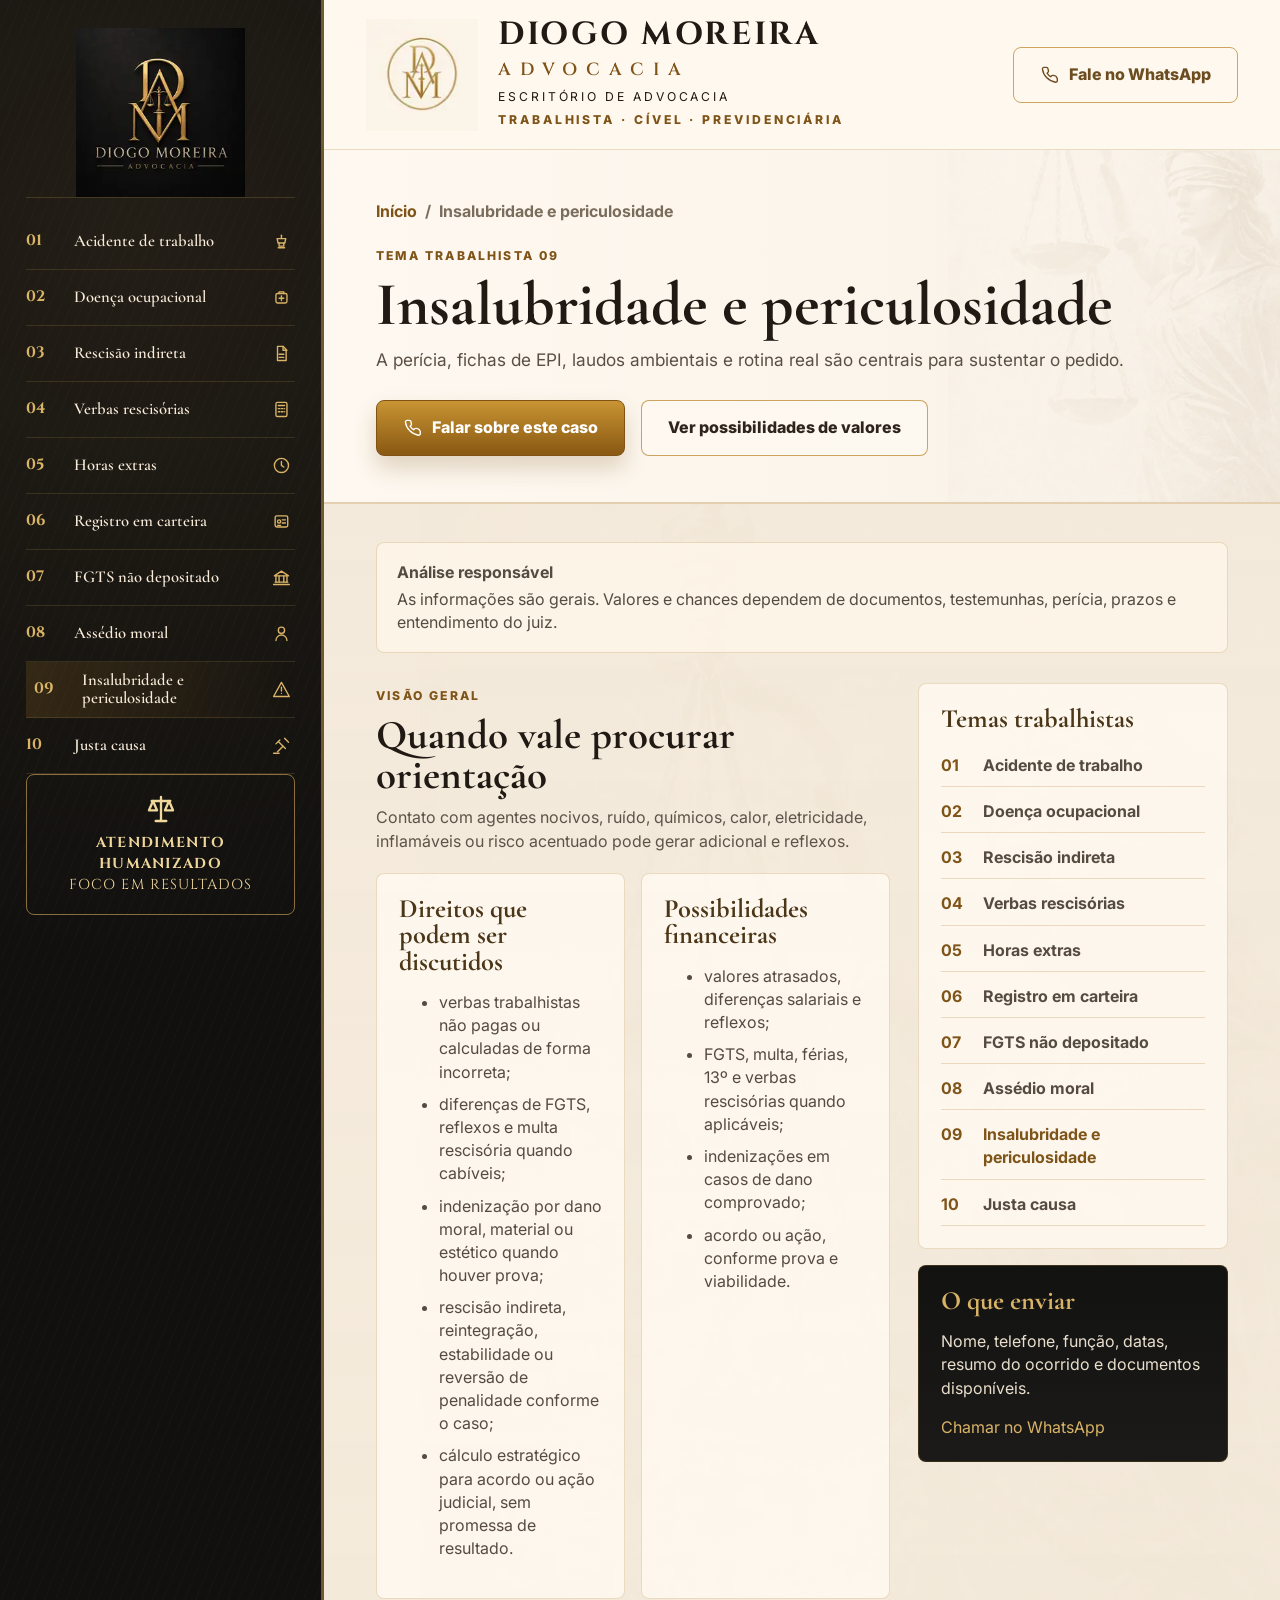
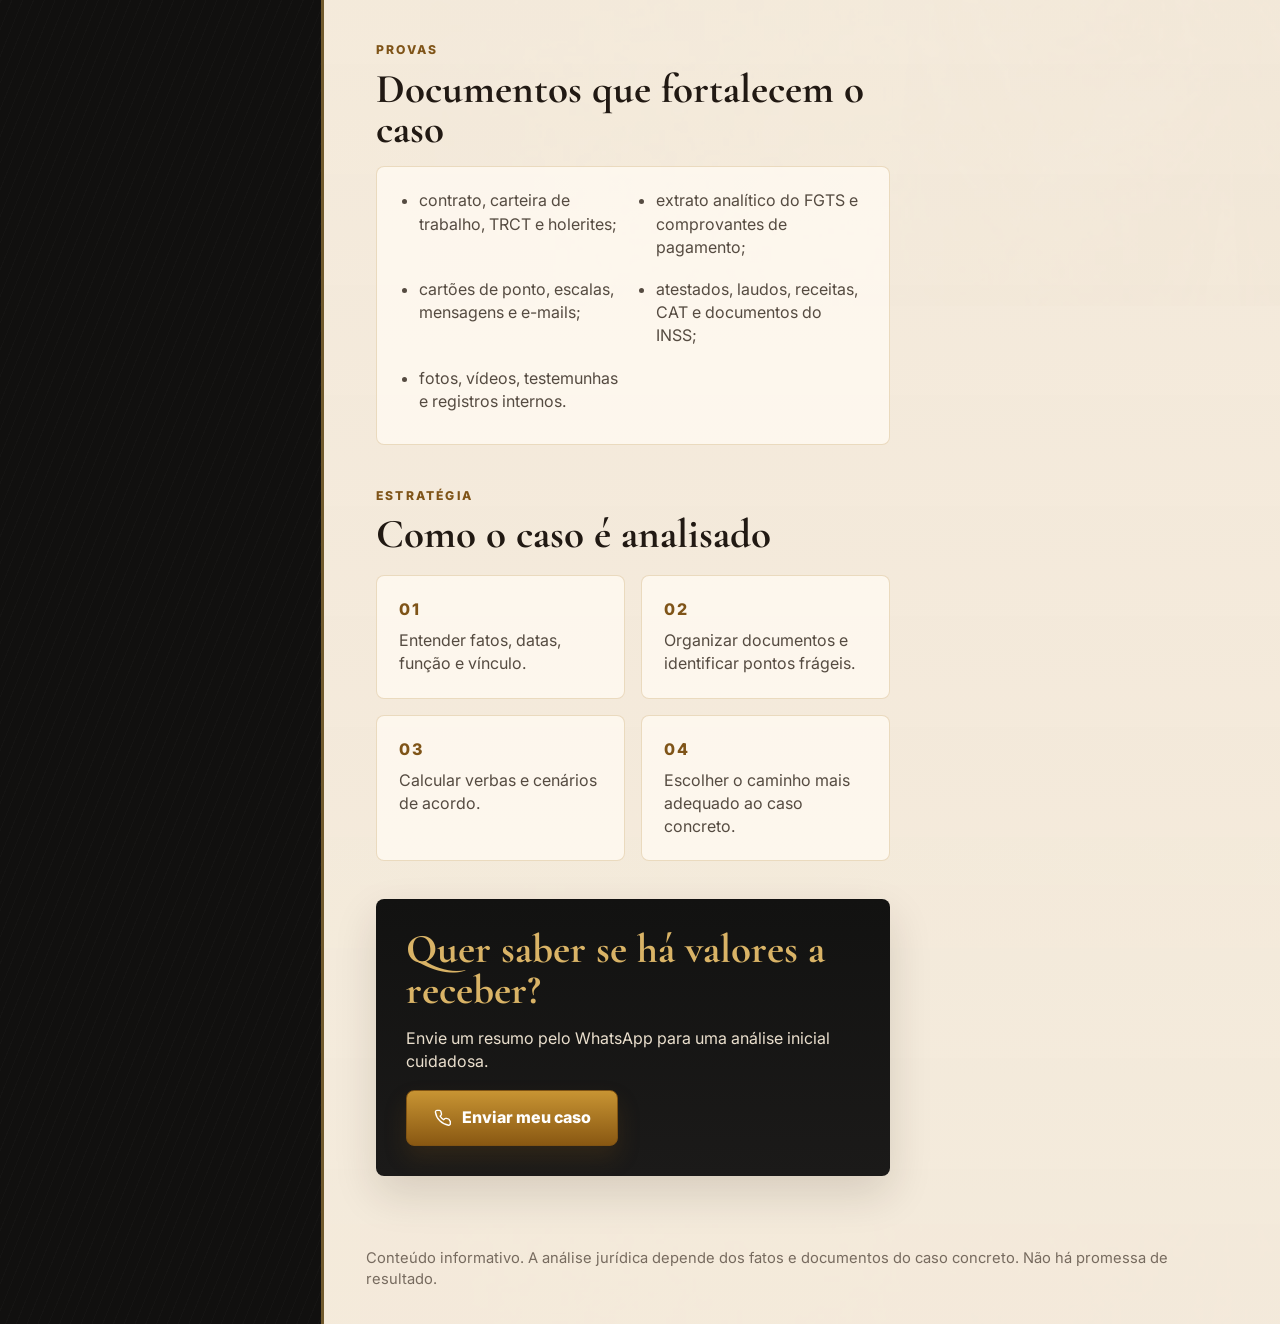
<file: areas/insalubridade-periculosidade.html>
<!doctype html>
    <html lang="pt-BR">
    <head>
      <meta charset="utf-8">
      <meta name="viewport" content="width=device-width, initial-scale=1">
      <title>Insalubridade e periculosidade | Diogo Moreira Advocacia Trabalhista</title>
      <meta name="description" content="Direitos, documentos e possibilidades em casos de insalubridade e periculosidade.">
      <link rel="canonical" href="https://damsp23.github.io/site-advocacia/areas/insalubridade-periculosidade.html">
      <meta property="og:title" content="Insalubridade e periculosidade | Diogo Moreira Advocacia Trabalhista">
      <meta property="og:description" content="Direitos, documentos e possibilidades em casos de insalubridade e periculosidade.">
      <meta property="og:type" content="website">
      <link rel="preconnect" href="https://fonts.googleapis.com">
      <link rel="preconnect" href="https://fonts.gstatic.com" crossorigin>
      <link href="https://fonts.googleapis.com/css2?family=Cinzel:wght@500;600;700&family=Cormorant+Garamond:wght@500;600;700&family=Inter:wght@400;500;600;700&family=Great+Vibes&display=swap" rel="stylesheet">
      <link rel="stylesheet" href="../styles.css">
      <script defer src="../script.js"></script>
    </head>
    <body>
      <div class="site-layout">
        <aside class="sidebar">
          <div class="sidebar-inner">
            <a class="sidebar-logo" href="../index.html" aria-label="Página inicial"></a>
            <button class="mobile-topic-button" type="button" aria-expanded="false">Direitos do trabalhador <span>+</span></button>
            <nav class="sidebar-nav"><a class="nav-item " href="../areas/acidente-de-trabalho.html"><span>01</span><b>Acidente de trabalho</b><svg class="icon" viewBox="0 0 24 24" aria-hidden="true"><path d="M8 20h8"/><path d="M12 4v4"/><path d="M6.5 8.5h11l-1.2 5.5H7.7z"/><path d="M9 14v4h6v-4"/></svg></a>
<a class="nav-item " href="../areas/doenca-ocupacional.html"><span>02</span><b>Doença ocupacional</b><svg class="icon" viewBox="0 0 24 24" aria-hidden="true"><rect x="5" y="7" width="14" height="12" rx="2"/><path d="M9 7V5h6v2"/><path d="M12 10v6"/><path d="M9 13h6"/></svg></a>
<a class="nav-item " href="../areas/rescisao-indireta.html"><span>03</span><b>Rescisão indireta</b><svg class="icon" viewBox="0 0 24 24" aria-hidden="true"><path d="M7 3h7l4 4v14H7z"/><path d="M14 3v5h5"/><path d="M9 13h6"/><path d="M9 17h6"/></svg></a>
<a class="nav-item " href="../areas/verbas-rescisorias.html"><span>04</span><b>Verbas rescisórias</b><svg class="icon" viewBox="0 0 24 24" aria-hidden="true"><rect x="5" y="3" width="14" height="18" rx="2"/><path d="M8 7h8"/><path d="M8 11h2M12 11h2M16 11h.01M8 15h2M12 15h2M16 15h.01"/></svg></a>
<a class="nav-item " href="../areas/horas-extras.html"><span>05</span><b>Horas extras</b><svg class="icon" viewBox="0 0 24 24" aria-hidden="true"><circle cx="12" cy="12" r="9"/><path d="M12 7v5l3 2"/></svg></a>
<a class="nav-item " href="../areas/registro-em-carteira.html"><span>06</span><b>Registro em carteira</b><svg class="icon" viewBox="0 0 24 24" aria-hidden="true"><rect x="4" y="5" width="16" height="14" rx="2"/><circle cx="9" cy="12" r="2"/><path d="M13 10h4M13 14h4M7 17h4"/></svg></a>
<a class="nav-item " href="../areas/fgts-nao-depositado.html"><span>07</span><b>FGTS não depositado</b><svg class="icon" viewBox="0 0 24 24" aria-hidden="true"><path d="M3 10h18L12 4z"/><path d="M5 10v8M9 10v8M15 10v8M19 10v8"/><path d="M4 18h16M2 21h20"/></svg></a>
<a class="nav-item " href="../areas/assedio-moral.html"><span>08</span><b>Assédio moral</b><svg class="icon" viewBox="0 0 24 24" aria-hidden="true"><circle cx="12" cy="8" r="4"/><path d="M5 21a7 7 0 0 1 14 0"/></svg></a>
<a class="nav-item active" href="../areas/insalubridade-periculosidade.html"><span>09</span><b>Insalubridade e periculosidade</b><svg class="icon" viewBox="0 0 24 24" aria-hidden="true"><path d="M12 3 2 21h20z"/><path d="M12 9v5M12 17h.01"/></svg></a>
<a class="nav-item " href="../areas/justa-causa.html"><span>10</span><b>Justa causa</b><svg class="icon" viewBox="0 0 24 24" aria-hidden="true"><path d="m14 13-7 7"/><path d="m8 7 9 9"/><path d="m16 3 5 5"/><path d="m5 10 5-5"/><path d="M2 22h7"/></svg></a></nav>
            <div class="sidebar-seal"><svg class="icon" viewBox="0 0 24 24" aria-hidden="true"><path d="M12 3v18"/><path d="M5 6h14"/><path d="M6 6l-3 7h6z"/><path d="M18 6l-3 7h6z"/><path d="M8 21h8"/></svg><strong>Atendimento humanizado</strong><span>Foco em resultados</span></div>
          </div>
        </aside>
        <div class="main-column">
          <header class="topbar">
            <a class="header-brand" href="../index.html"><span class="brand-mark"></span><span><strong>DIOGO MOREIRA</strong><b>ADVOCACIA</b><small>ESCRITÓRIO DE ADVOCACIA</small><em>TRABALHISTA · CÍVEL · PREVIDENCIÁRIA</em></span></a>
            <div class="header-motto"><span class="crest"></span><span>Direitos que se defendem,<br>resultados que transformam.</span></div>
            <a class="header-button" href="https://wa.me/5511940516232?text=Ol%C3%A1%2C%20Dr.%20Diogo.%20Vim%20pelo%20site%20e%20gostaria%20de%20atendimento%20sobre%20orienta%C3%A7%C3%A3o%20trabalhista." target="_blank" rel="noopener"><svg class="icon" viewBox="0 0 24 24" aria-hidden="true"><path d="M22 16.9v3a2 2 0 0 1-2.2 2A19.8 19.8 0 0 1 3.1 5.2 2 2 0 0 1 5.1 3h3a2 2 0 0 1 2 1.7c.1.8.3 1.6.6 2.4a2 2 0 0 1-.5 2.1L9 10.4a16 16 0 0 0 4.6 4.6l1.2-1.2a2 2 0 0 1 2.1-.5c.8.3 1.6.5 2.4.6a2 2 0 0 1 1.7 2z"/></svg> Fale no WhatsApp</a>
          </header>

    <main class="area-page">
      <section class="area-hero"><div class="breadcrumb"><a href="../index.html">Início</a><span>/</span><span>Insalubridade e periculosidade</span></div><span>Tema trabalhista 09</span><h1>Insalubridade e periculosidade</h1><p>A perícia, fichas de EPI, laudos ambientais e rotina real são centrais para sustentar o pedido.</p><div class="area-actions"><a class="button gold" href="https://wa.me/5511940516232?text=Ol%C3%A1%2C%20Dr.%20Diogo.%20Vim%20pelo%20site%20e%20gostaria%20de%20atendimento%20sobre%20Insalubridade%20e%20periculosidade." target="_blank" rel="noopener"><svg class="icon" viewBox="0 0 24 24" aria-hidden="true"><path d="M22 16.9v3a2 2 0 0 1-2.2 2A19.8 19.8 0 0 1 3.1 5.2 2 2 0 0 1 5.1 3h3a2 2 0 0 1 2 1.7c.1.8.3 1.6.6 2.4a2 2 0 0 1-.5 2.1L9 10.4a16 16 0 0 0 4.6 4.6l1.2-1.2a2 2 0 0 1 2.1-.5c.8.3 1.6.5 2.4.6a2 2 0 0 1 1.7 2z"/></svg> Falar sobre este caso</a><a class="button outline" href="#possibilidades">Ver possibilidades de valores</a></div></section>
      <section class="area-content">
        <aside class="notice"><strong>Análise responsável</strong><p>As informações são gerais. Valores e chances dependem de documentos, testemunhas, perícia, prazos e entendimento do juiz.</p></aside>
        <div class="area-layout-grid">
          <article class="area-main">
            <section><span class="section-label">Visão geral</span><h2>Quando vale procurar orientação</h2><p class="lead">Contato com agentes nocivos, ruído, químicos, calor, eletricidade, inflamáveis ou risco acentuado pode gerar adicional e reflexos.</p><div class="area-grid"><article class="area-card"><h3>Direitos que podem ser discutidos</h3><ul><li>verbas trabalhistas não pagas ou calculadas de forma incorreta;</li><li>diferenças de FGTS, reflexos e multa rescisória quando cabíveis;</li><li>indenização por dano moral, material ou estético quando houver prova;</li><li>rescisão indireta, reintegração, estabilidade ou reversão de penalidade conforme o caso;</li><li>cálculo estratégico para acordo ou ação judicial, sem promessa de resultado.</li></ul></article><article class="area-card" id="possibilidades"><h3>Possibilidades financeiras</h3><ul><li>valores atrasados, diferenças salariais e reflexos;</li><li>FGTS, multa, férias, 13º e verbas rescisórias quando aplicáveis;</li><li>indenizações em casos de dano comprovado;</li><li>acordo ou ação, conforme prova e viabilidade.</li></ul></article></div></section>
            <section><span class="section-label">Provas</span><h2>Documentos que fortalecem o caso</h2><ul class="document-list"><li>contrato, carteira de trabalho, TRCT e holerites;</li><li>extrato analítico do FGTS e comprovantes de pagamento;</li><li>cartões de ponto, escalas, mensagens e e-mails;</li><li>atestados, laudos, receitas, CAT e documentos do INSS;</li><li>fotos, vídeos, testemunhas e registros internos.</li></ul></section>
            <section><span class="section-label">Estratégia</span><h2>Como o caso é analisado</h2><div class="steps-grid"><article><span>01</span><p>Entender fatos, datas, função e vínculo.</p></article><article><span>02</span><p>Organizar documentos e identificar pontos frágeis.</p></article><article><span>03</span><p>Calcular verbas e cenários de acordo.</p></article><article><span>04</span><p>Escolher o caminho mais adequado ao caso concreto.</p></article></div></section>
            <section class="article-cta"><h2>Quer saber se há valores a receber?</h2><p>Envie um resumo pelo WhatsApp para uma análise inicial cuidadosa.</p><a class="button gold" href="https://wa.me/5511940516232?text=Ol%C3%A1%2C%20Dr.%20Diogo.%20Vim%20pelo%20site%20e%20gostaria%20de%20atendimento%20sobre%20Insalubridade%20e%20periculosidade." target="_blank" rel="noopener"><svg class="icon" viewBox="0 0 24 24" aria-hidden="true"><path d="M22 16.9v3a2 2 0 0 1-2.2 2A19.8 19.8 0 0 1 3.1 5.2 2 2 0 0 1 5.1 3h3a2 2 0 0 1 2 1.7c.1.8.3 1.6.6 2.4a2 2 0 0 1-.5 2.1L9 10.4a16 16 0 0 0 4.6 4.6l1.2-1.2a2 2 0 0 1 2.1-.5c.8.3 1.6.5 2.4.6a2 2 0 0 1 1.7 2z"/></svg> Enviar meu caso</a></section>
          </article>
          <aside class="area-side"><div class="side-panel"><h2>Temas trabalhistas</h2><nav><a class="" href="acidente-de-trabalho.html"><span>01</span>Acidente de trabalho</a><a class="" href="doenca-ocupacional.html"><span>02</span>Doença ocupacional</a><a class="" href="rescisao-indireta.html"><span>03</span>Rescisão indireta</a><a class="" href="verbas-rescisorias.html"><span>04</span>Verbas rescisórias</a><a class="" href="horas-extras.html"><span>05</span>Horas extras</a><a class="" href="registro-em-carteira.html"><span>06</span>Registro em carteira</a><a class="" href="fgts-nao-depositado.html"><span>07</span>FGTS não depositado</a><a class="" href="assedio-moral.html"><span>08</span>Assédio moral</a><a class="active" href="insalubridade-periculosidade.html"><span>09</span>Insalubridade e periculosidade</a><a class="" href="justa-causa.html"><span>10</span>Justa causa</a></nav></div><div class="side-panel dark"><h2>O que enviar</h2><p>Nome, telefone, função, datas, resumo do ocorrido e documentos disponíveis.</p><a href="https://wa.me/5511940516232?text=Ol%C3%A1%2C%20Dr.%20Diogo.%20Vim%20pelo%20site%20e%20gostaria%20de%20atendimento%20sobre%20Insalubridade%20e%20periculosidade." target="_blank" rel="noopener">Chamar no WhatsApp</a></div></aside>
        </div>
      </section>
      <footer class="footer-note">Conteúdo informativo. A análise jurídica depende dos fatos e documentos do caso concreto. Não há promessa de resultado.</footer>
    </main>

        </div>
      </div>
    </body>
    </html>
</file>
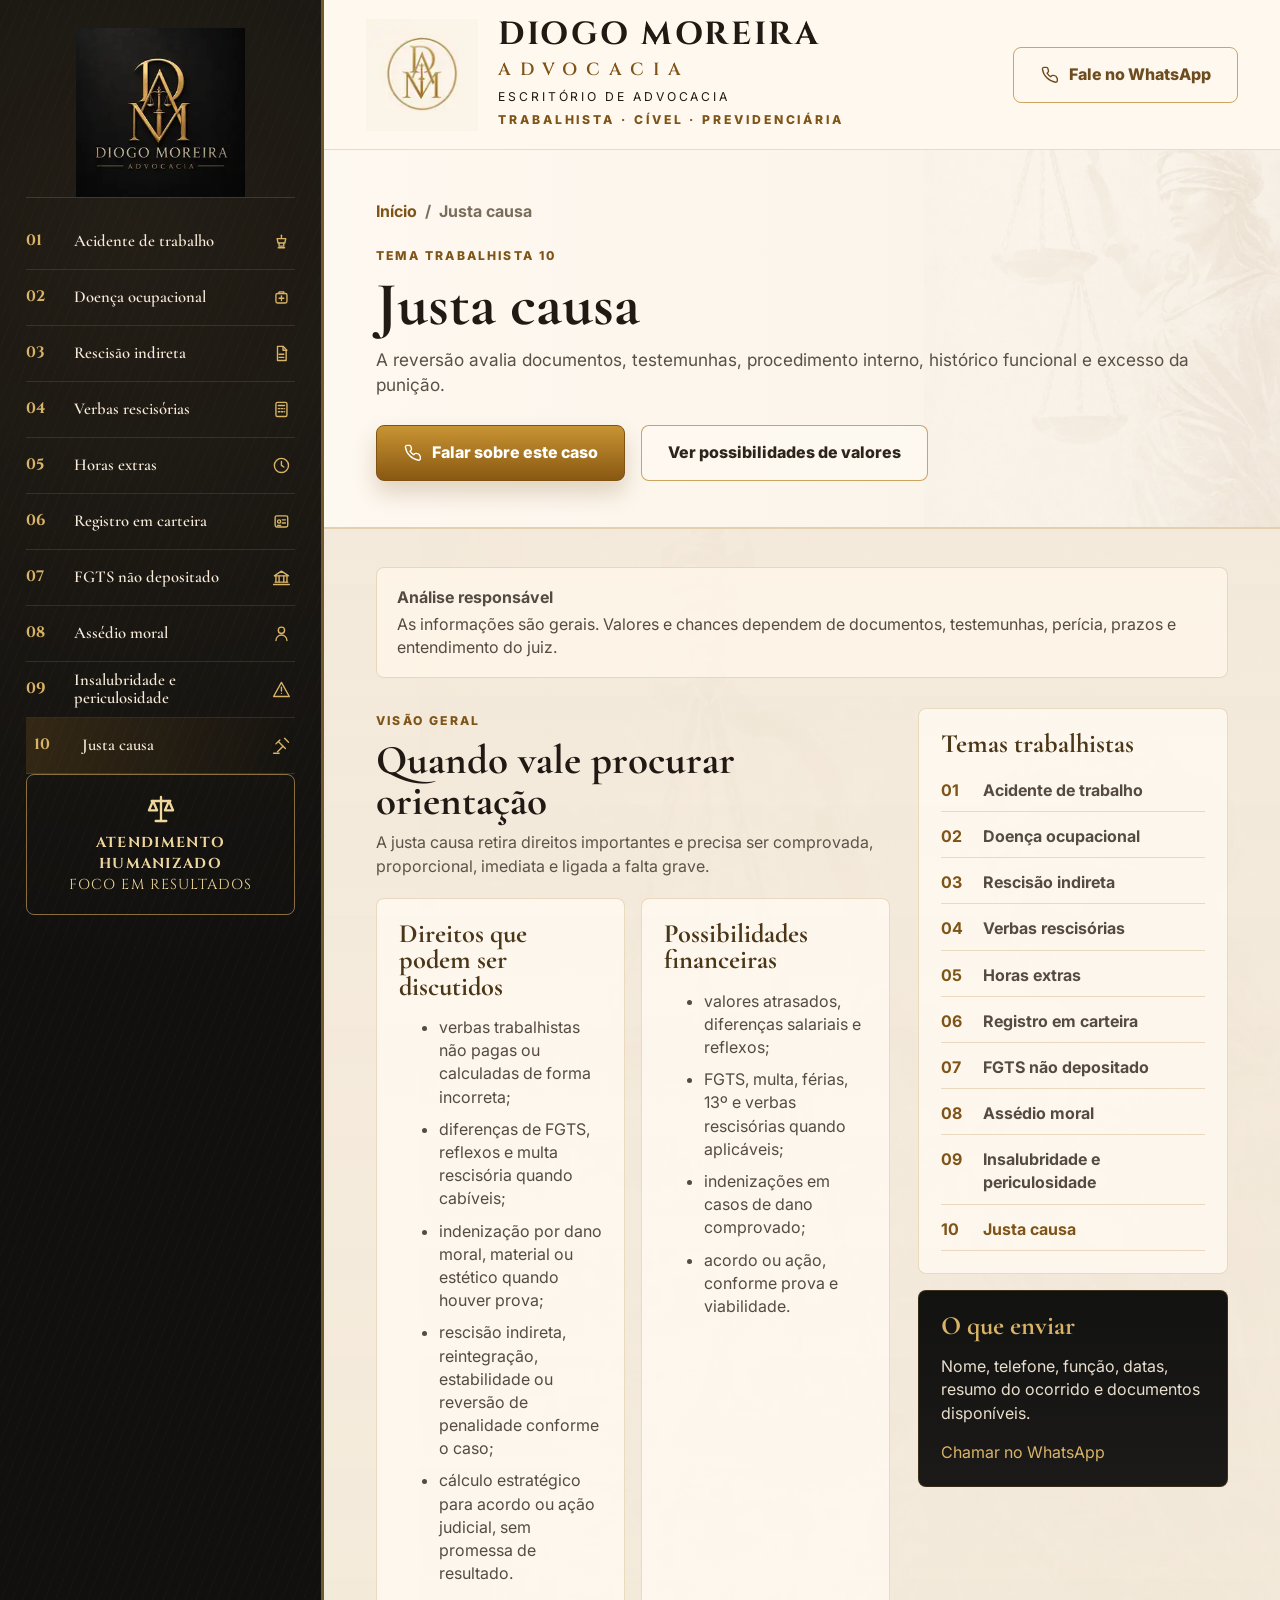
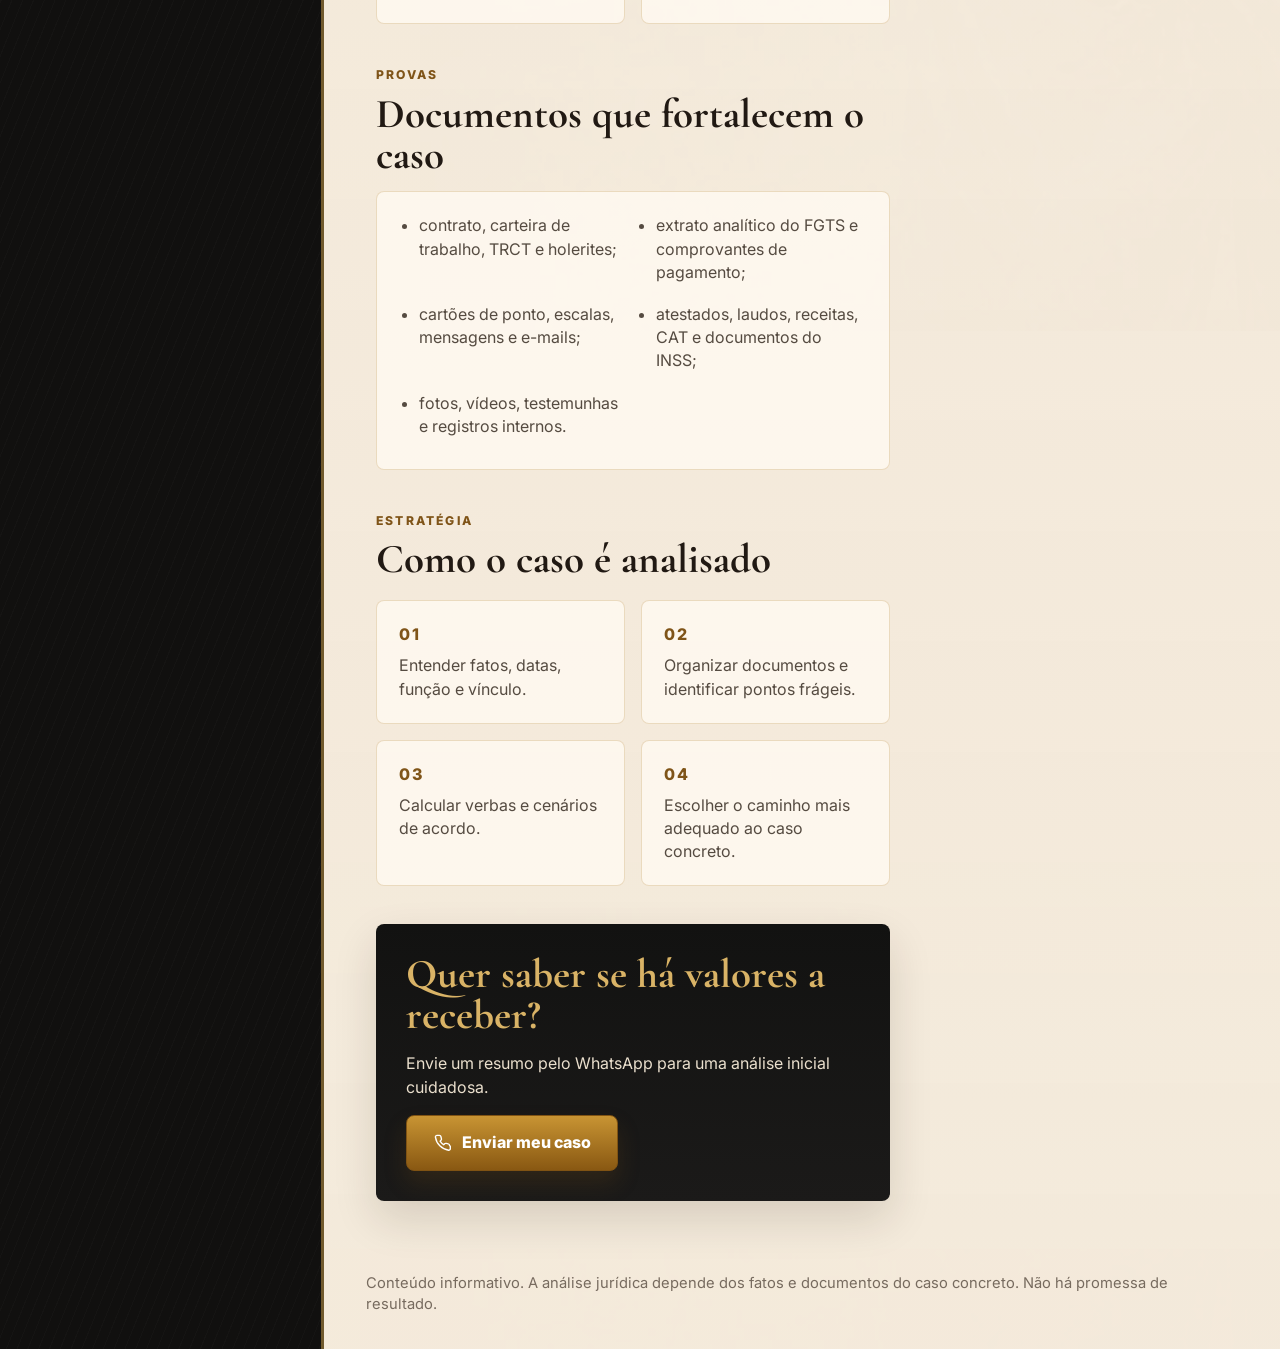
<file: areas/justa-causa.html>
<!doctype html>
    <html lang="pt-BR">
    <head>
      <meta charset="utf-8">
      <meta name="viewport" content="width=device-width, initial-scale=1">
      <title>Justa causa | Diogo Moreira Advocacia Trabalhista</title>
      <meta name="description" content="Direitos, documentos e possibilidades em casos de justa causa.">
      <link rel="canonical" href="https://damsp23.github.io/site-advocacia/areas/justa-causa.html">
      <meta property="og:title" content="Justa causa | Diogo Moreira Advocacia Trabalhista">
      <meta property="og:description" content="Direitos, documentos e possibilidades em casos de justa causa.">
      <meta property="og:type" content="website">
      <link rel="preconnect" href="https://fonts.googleapis.com">
      <link rel="preconnect" href="https://fonts.gstatic.com" crossorigin>
      <link href="https://fonts.googleapis.com/css2?family=Cinzel:wght@500;600;700&family=Cormorant+Garamond:wght@500;600;700&family=Inter:wght@400;500;600;700&family=Great+Vibes&display=swap" rel="stylesheet">
      <link rel="stylesheet" href="../styles.css">
      <script defer src="../script.js"></script>
    </head>
    <body>
      <div class="site-layout">
        <aside class="sidebar">
          <div class="sidebar-inner">
            <a class="sidebar-logo" href="../index.html" aria-label="Página inicial"></a>
            <button class="mobile-topic-button" type="button" aria-expanded="false">Direitos do trabalhador <span>+</span></button>
            <nav class="sidebar-nav"><a class="nav-item " href="../areas/acidente-de-trabalho.html"><span>01</span><b>Acidente de trabalho</b><svg class="icon" viewBox="0 0 24 24" aria-hidden="true"><path d="M8 20h8"/><path d="M12 4v4"/><path d="M6.5 8.5h11l-1.2 5.5H7.7z"/><path d="M9 14v4h6v-4"/></svg></a>
<a class="nav-item " href="../areas/doenca-ocupacional.html"><span>02</span><b>Doença ocupacional</b><svg class="icon" viewBox="0 0 24 24" aria-hidden="true"><rect x="5" y="7" width="14" height="12" rx="2"/><path d="M9 7V5h6v2"/><path d="M12 10v6"/><path d="M9 13h6"/></svg></a>
<a class="nav-item " href="../areas/rescisao-indireta.html"><span>03</span><b>Rescisão indireta</b><svg class="icon" viewBox="0 0 24 24" aria-hidden="true"><path d="M7 3h7l4 4v14H7z"/><path d="M14 3v5h5"/><path d="M9 13h6"/><path d="M9 17h6"/></svg></a>
<a class="nav-item " href="../areas/verbas-rescisorias.html"><span>04</span><b>Verbas rescisórias</b><svg class="icon" viewBox="0 0 24 24" aria-hidden="true"><rect x="5" y="3" width="14" height="18" rx="2"/><path d="M8 7h8"/><path d="M8 11h2M12 11h2M16 11h.01M8 15h2M12 15h2M16 15h.01"/></svg></a>
<a class="nav-item " href="../areas/horas-extras.html"><span>05</span><b>Horas extras</b><svg class="icon" viewBox="0 0 24 24" aria-hidden="true"><circle cx="12" cy="12" r="9"/><path d="M12 7v5l3 2"/></svg></a>
<a class="nav-item " href="../areas/registro-em-carteira.html"><span>06</span><b>Registro em carteira</b><svg class="icon" viewBox="0 0 24 24" aria-hidden="true"><rect x="4" y="5" width="16" height="14" rx="2"/><circle cx="9" cy="12" r="2"/><path d="M13 10h4M13 14h4M7 17h4"/></svg></a>
<a class="nav-item " href="../areas/fgts-nao-depositado.html"><span>07</span><b>FGTS não depositado</b><svg class="icon" viewBox="0 0 24 24" aria-hidden="true"><path d="M3 10h18L12 4z"/><path d="M5 10v8M9 10v8M15 10v8M19 10v8"/><path d="M4 18h16M2 21h20"/></svg></a>
<a class="nav-item " href="../areas/assedio-moral.html"><span>08</span><b>Assédio moral</b><svg class="icon" viewBox="0 0 24 24" aria-hidden="true"><circle cx="12" cy="8" r="4"/><path d="M5 21a7 7 0 0 1 14 0"/></svg></a>
<a class="nav-item " href="../areas/insalubridade-periculosidade.html"><span>09</span><b>Insalubridade e periculosidade</b><svg class="icon" viewBox="0 0 24 24" aria-hidden="true"><path d="M12 3 2 21h20z"/><path d="M12 9v5M12 17h.01"/></svg></a>
<a class="nav-item active" href="../areas/justa-causa.html"><span>10</span><b>Justa causa</b><svg class="icon" viewBox="0 0 24 24" aria-hidden="true"><path d="m14 13-7 7"/><path d="m8 7 9 9"/><path d="m16 3 5 5"/><path d="m5 10 5-5"/><path d="M2 22h7"/></svg></a></nav>
            <div class="sidebar-seal"><svg class="icon" viewBox="0 0 24 24" aria-hidden="true"><path d="M12 3v18"/><path d="M5 6h14"/><path d="M6 6l-3 7h6z"/><path d="M18 6l-3 7h6z"/><path d="M8 21h8"/></svg><strong>Atendimento humanizado</strong><span>Foco em resultados</span></div>
          </div>
        </aside>
        <div class="main-column">
          <header class="topbar">
            <a class="header-brand" href="../index.html"><span class="brand-mark"></span><span><strong>DIOGO MOREIRA</strong><b>ADVOCACIA</b><small>ESCRITÓRIO DE ADVOCACIA</small><em>TRABALHISTA · CÍVEL · PREVIDENCIÁRIA</em></span></a>
            <div class="header-motto"><span class="crest"></span><span>Direitos que se defendem,<br>resultados que transformam.</span></div>
            <a class="header-button" href="https://wa.me/5511940516232?text=Ol%C3%A1%2C%20Dr.%20Diogo.%20Vim%20pelo%20site%20e%20gostaria%20de%20atendimento%20sobre%20orienta%C3%A7%C3%A3o%20trabalhista." target="_blank" rel="noopener"><svg class="icon" viewBox="0 0 24 24" aria-hidden="true"><path d="M22 16.9v3a2 2 0 0 1-2.2 2A19.8 19.8 0 0 1 3.1 5.2 2 2 0 0 1 5.1 3h3a2 2 0 0 1 2 1.7c.1.8.3 1.6.6 2.4a2 2 0 0 1-.5 2.1L9 10.4a16 16 0 0 0 4.6 4.6l1.2-1.2a2 2 0 0 1 2.1-.5c.8.3 1.6.5 2.4.6a2 2 0 0 1 1.7 2z"/></svg> Fale no WhatsApp</a>
          </header>

    <main class="area-page">
      <section class="area-hero"><div class="breadcrumb"><a href="../index.html">Início</a><span>/</span><span>Justa causa</span></div><span>Tema trabalhista 10</span><h1>Justa causa</h1><p>A reversão avalia documentos, testemunhas, procedimento interno, histórico funcional e excesso da punição.</p><div class="area-actions"><a class="button gold" href="https://wa.me/5511940516232?text=Ol%C3%A1%2C%20Dr.%20Diogo.%20Vim%20pelo%20site%20e%20gostaria%20de%20atendimento%20sobre%20Justa%20causa." target="_blank" rel="noopener"><svg class="icon" viewBox="0 0 24 24" aria-hidden="true"><path d="M22 16.9v3a2 2 0 0 1-2.2 2A19.8 19.8 0 0 1 3.1 5.2 2 2 0 0 1 5.1 3h3a2 2 0 0 1 2 1.7c.1.8.3 1.6.6 2.4a2 2 0 0 1-.5 2.1L9 10.4a16 16 0 0 0 4.6 4.6l1.2-1.2a2 2 0 0 1 2.1-.5c.8.3 1.6.5 2.4.6a2 2 0 0 1 1.7 2z"/></svg> Falar sobre este caso</a><a class="button outline" href="#possibilidades">Ver possibilidades de valores</a></div></section>
      <section class="area-content">
        <aside class="notice"><strong>Análise responsável</strong><p>As informações são gerais. Valores e chances dependem de documentos, testemunhas, perícia, prazos e entendimento do juiz.</p></aside>
        <div class="area-layout-grid">
          <article class="area-main">
            <section><span class="section-label">Visão geral</span><h2>Quando vale procurar orientação</h2><p class="lead">A justa causa retira direitos importantes e precisa ser comprovada, proporcional, imediata e ligada a falta grave.</p><div class="area-grid"><article class="area-card"><h3>Direitos que podem ser discutidos</h3><ul><li>verbas trabalhistas não pagas ou calculadas de forma incorreta;</li><li>diferenças de FGTS, reflexos e multa rescisória quando cabíveis;</li><li>indenização por dano moral, material ou estético quando houver prova;</li><li>rescisão indireta, reintegração, estabilidade ou reversão de penalidade conforme o caso;</li><li>cálculo estratégico para acordo ou ação judicial, sem promessa de resultado.</li></ul></article><article class="area-card" id="possibilidades"><h3>Possibilidades financeiras</h3><ul><li>valores atrasados, diferenças salariais e reflexos;</li><li>FGTS, multa, férias, 13º e verbas rescisórias quando aplicáveis;</li><li>indenizações em casos de dano comprovado;</li><li>acordo ou ação, conforme prova e viabilidade.</li></ul></article></div></section>
            <section><span class="section-label">Provas</span><h2>Documentos que fortalecem o caso</h2><ul class="document-list"><li>contrato, carteira de trabalho, TRCT e holerites;</li><li>extrato analítico do FGTS e comprovantes de pagamento;</li><li>cartões de ponto, escalas, mensagens e e-mails;</li><li>atestados, laudos, receitas, CAT e documentos do INSS;</li><li>fotos, vídeos, testemunhas e registros internos.</li></ul></section>
            <section><span class="section-label">Estratégia</span><h2>Como o caso é analisado</h2><div class="steps-grid"><article><span>01</span><p>Entender fatos, datas, função e vínculo.</p></article><article><span>02</span><p>Organizar documentos e identificar pontos frágeis.</p></article><article><span>03</span><p>Calcular verbas e cenários de acordo.</p></article><article><span>04</span><p>Escolher o caminho mais adequado ao caso concreto.</p></article></div></section>
            <section class="article-cta"><h2>Quer saber se há valores a receber?</h2><p>Envie um resumo pelo WhatsApp para uma análise inicial cuidadosa.</p><a class="button gold" href="https://wa.me/5511940516232?text=Ol%C3%A1%2C%20Dr.%20Diogo.%20Vim%20pelo%20site%20e%20gostaria%20de%20atendimento%20sobre%20Justa%20causa." target="_blank" rel="noopener"><svg class="icon" viewBox="0 0 24 24" aria-hidden="true"><path d="M22 16.9v3a2 2 0 0 1-2.2 2A19.8 19.8 0 0 1 3.1 5.2 2 2 0 0 1 5.1 3h3a2 2 0 0 1 2 1.7c.1.8.3 1.6.6 2.4a2 2 0 0 1-.5 2.1L9 10.4a16 16 0 0 0 4.6 4.6l1.2-1.2a2 2 0 0 1 2.1-.5c.8.3 1.6.5 2.4.6a2 2 0 0 1 1.7 2z"/></svg> Enviar meu caso</a></section>
          </article>
          <aside class="area-side"><div class="side-panel"><h2>Temas trabalhistas</h2><nav><a class="" href="acidente-de-trabalho.html"><span>01</span>Acidente de trabalho</a><a class="" href="doenca-ocupacional.html"><span>02</span>Doença ocupacional</a><a class="" href="rescisao-indireta.html"><span>03</span>Rescisão indireta</a><a class="" href="verbas-rescisorias.html"><span>04</span>Verbas rescisórias</a><a class="" href="horas-extras.html"><span>05</span>Horas extras</a><a class="" href="registro-em-carteira.html"><span>06</span>Registro em carteira</a><a class="" href="fgts-nao-depositado.html"><span>07</span>FGTS não depositado</a><a class="" href="assedio-moral.html"><span>08</span>Assédio moral</a><a class="" href="insalubridade-periculosidade.html"><span>09</span>Insalubridade e periculosidade</a><a class="active" href="justa-causa.html"><span>10</span>Justa causa</a></nav></div><div class="side-panel dark"><h2>O que enviar</h2><p>Nome, telefone, função, datas, resumo do ocorrido e documentos disponíveis.</p><a href="https://wa.me/5511940516232?text=Ol%C3%A1%2C%20Dr.%20Diogo.%20Vim%20pelo%20site%20e%20gostaria%20de%20atendimento%20sobre%20Justa%20causa." target="_blank" rel="noopener">Chamar no WhatsApp</a></div></aside>
        </div>
      </section>
      <footer class="footer-note">Conteúdo informativo. A análise jurídica depende dos fatos e documentos do caso concreto. Não há promessa de resultado.</footer>
    </main>

        </div>
      </div>
    </body>
    </html>
</file>
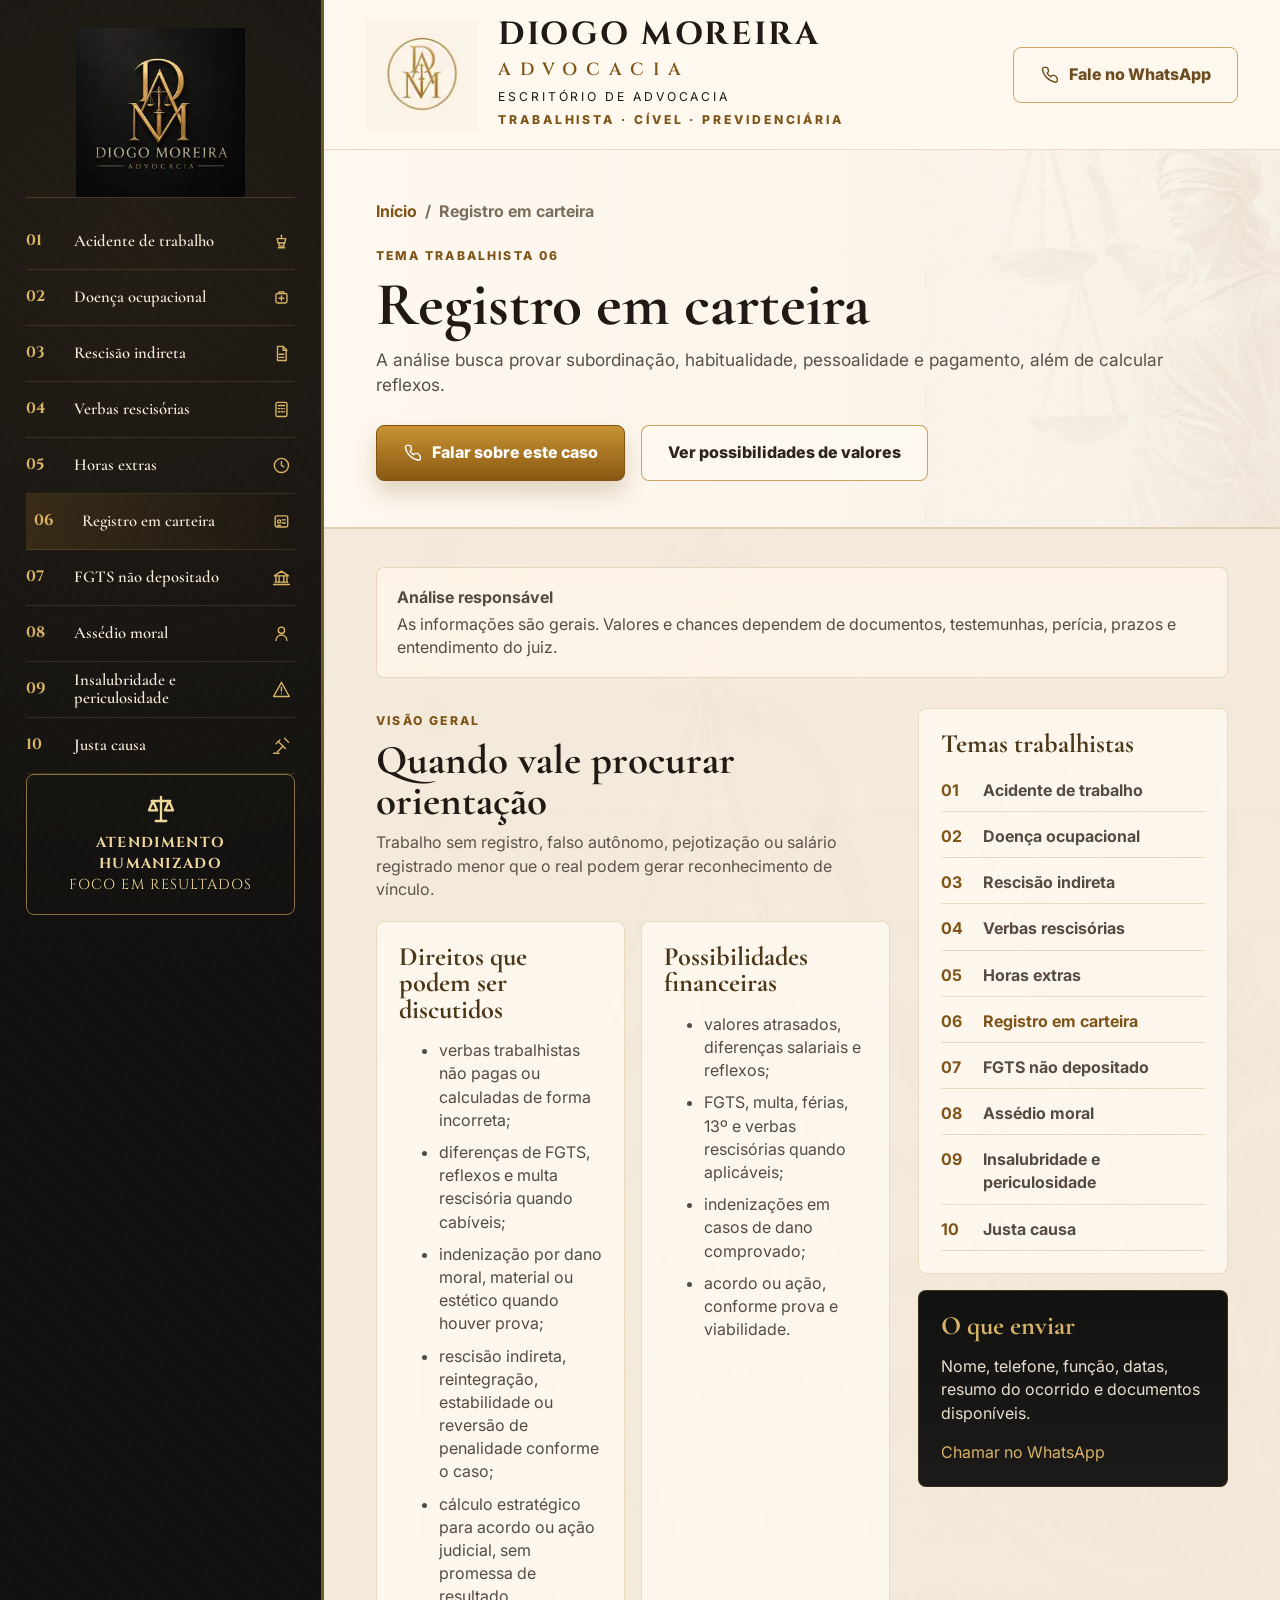
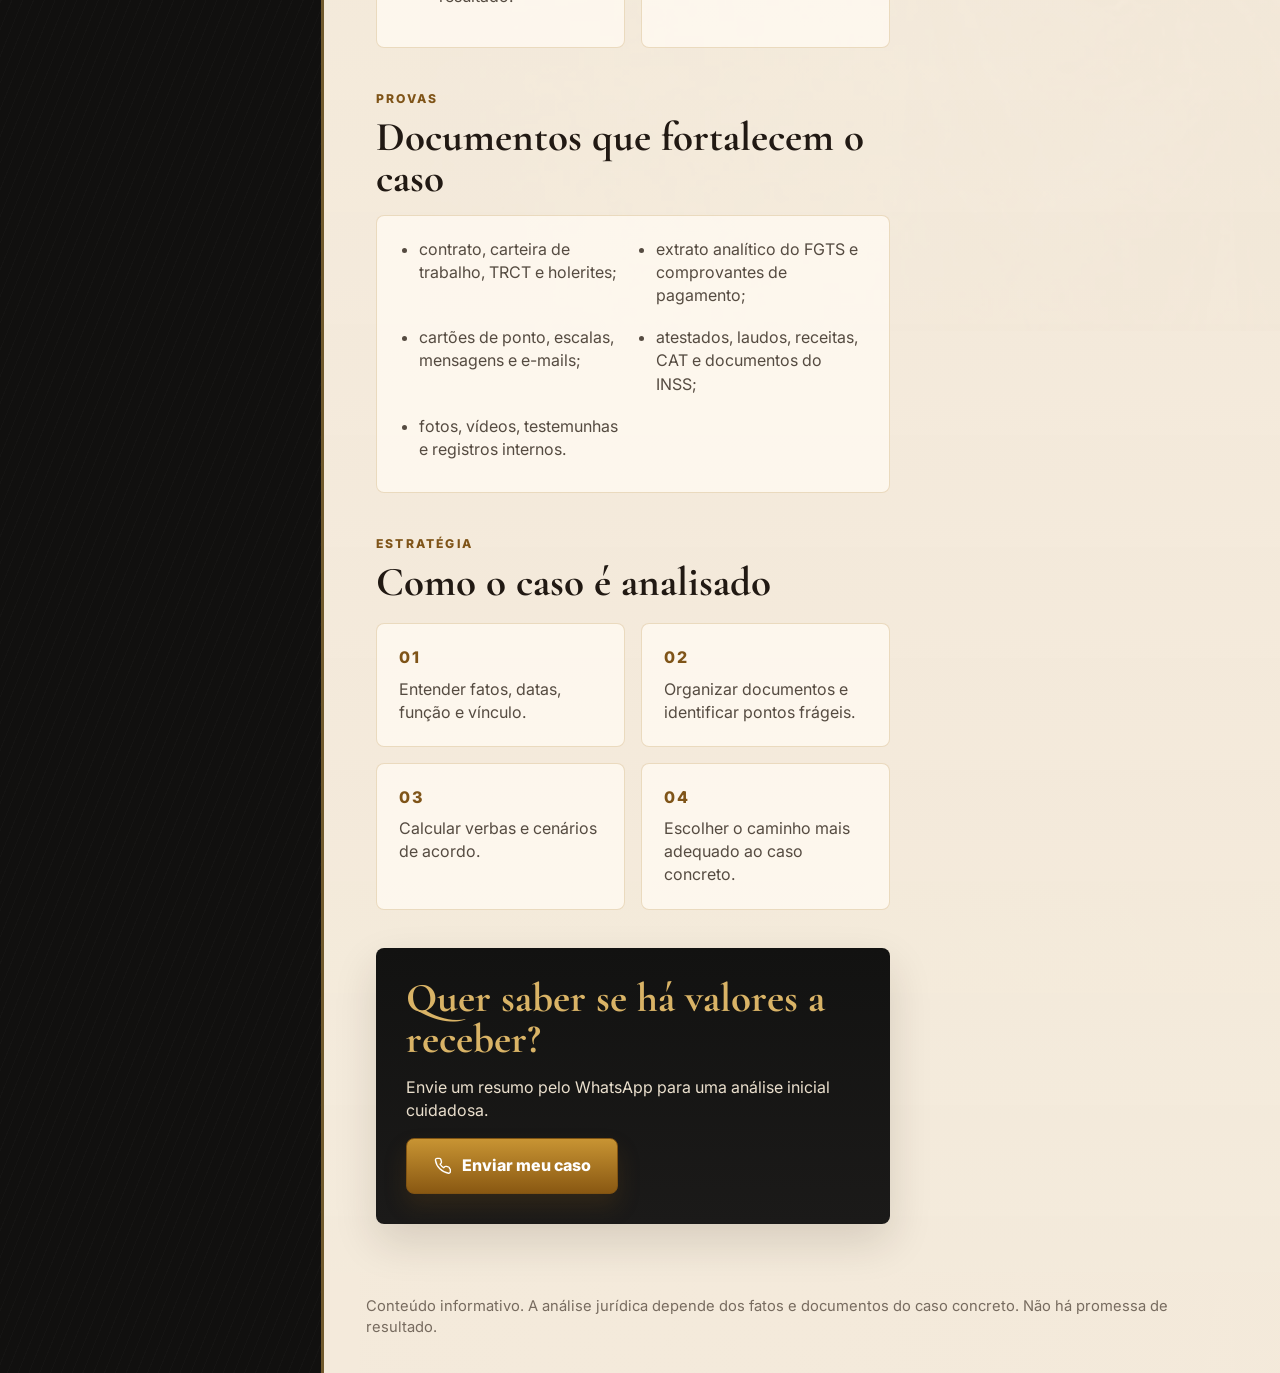
<file: areas/registro-em-carteira.html>
<!doctype html>
    <html lang="pt-BR">
    <head>
      <meta charset="utf-8">
      <meta name="viewport" content="width=device-width, initial-scale=1">
      <title>Registro em carteira | Diogo Moreira Advocacia Trabalhista</title>
      <meta name="description" content="Direitos, documentos e possibilidades em casos de registro em carteira.">
      <link rel="canonical" href="https://damsp23.github.io/site-advocacia/areas/registro-em-carteira.html">
      <meta property="og:title" content="Registro em carteira | Diogo Moreira Advocacia Trabalhista">
      <meta property="og:description" content="Direitos, documentos e possibilidades em casos de registro em carteira.">
      <meta property="og:type" content="website">
      <link rel="preconnect" href="https://fonts.googleapis.com">
      <link rel="preconnect" href="https://fonts.gstatic.com" crossorigin>
      <link href="https://fonts.googleapis.com/css2?family=Cinzel:wght@500;600;700&family=Cormorant+Garamond:wght@500;600;700&family=Inter:wght@400;500;600;700&family=Great+Vibes&display=swap" rel="stylesheet">
      <link rel="stylesheet" href="../styles.css">
      <script defer src="../script.js"></script>
    </head>
    <body>
      <div class="site-layout">
        <aside class="sidebar">
          <div class="sidebar-inner">
            <a class="sidebar-logo" href="../index.html" aria-label="Página inicial"></a>
            <button class="mobile-topic-button" type="button" aria-expanded="false">Direitos do trabalhador <span>+</span></button>
            <nav class="sidebar-nav"><a class="nav-item " href="../areas/acidente-de-trabalho.html"><span>01</span><b>Acidente de trabalho</b><svg class="icon" viewBox="0 0 24 24" aria-hidden="true"><path d="M8 20h8"/><path d="M12 4v4"/><path d="M6.5 8.5h11l-1.2 5.5H7.7z"/><path d="M9 14v4h6v-4"/></svg></a>
<a class="nav-item " href="../areas/doenca-ocupacional.html"><span>02</span><b>Doença ocupacional</b><svg class="icon" viewBox="0 0 24 24" aria-hidden="true"><rect x="5" y="7" width="14" height="12" rx="2"/><path d="M9 7V5h6v2"/><path d="M12 10v6"/><path d="M9 13h6"/></svg></a>
<a class="nav-item " href="../areas/rescisao-indireta.html"><span>03</span><b>Rescisão indireta</b><svg class="icon" viewBox="0 0 24 24" aria-hidden="true"><path d="M7 3h7l4 4v14H7z"/><path d="M14 3v5h5"/><path d="M9 13h6"/><path d="M9 17h6"/></svg></a>
<a class="nav-item " href="../areas/verbas-rescisorias.html"><span>04</span><b>Verbas rescisórias</b><svg class="icon" viewBox="0 0 24 24" aria-hidden="true"><rect x="5" y="3" width="14" height="18" rx="2"/><path d="M8 7h8"/><path d="M8 11h2M12 11h2M16 11h.01M8 15h2M12 15h2M16 15h.01"/></svg></a>
<a class="nav-item " href="../areas/horas-extras.html"><span>05</span><b>Horas extras</b><svg class="icon" viewBox="0 0 24 24" aria-hidden="true"><circle cx="12" cy="12" r="9"/><path d="M12 7v5l3 2"/></svg></a>
<a class="nav-item active" href="../areas/registro-em-carteira.html"><span>06</span><b>Registro em carteira</b><svg class="icon" viewBox="0 0 24 24" aria-hidden="true"><rect x="4" y="5" width="16" height="14" rx="2"/><circle cx="9" cy="12" r="2"/><path d="M13 10h4M13 14h4M7 17h4"/></svg></a>
<a class="nav-item " href="../areas/fgts-nao-depositado.html"><span>07</span><b>FGTS não depositado</b><svg class="icon" viewBox="0 0 24 24" aria-hidden="true"><path d="M3 10h18L12 4z"/><path d="M5 10v8M9 10v8M15 10v8M19 10v8"/><path d="M4 18h16M2 21h20"/></svg></a>
<a class="nav-item " href="../areas/assedio-moral.html"><span>08</span><b>Assédio moral</b><svg class="icon" viewBox="0 0 24 24" aria-hidden="true"><circle cx="12" cy="8" r="4"/><path d="M5 21a7 7 0 0 1 14 0"/></svg></a>
<a class="nav-item " href="../areas/insalubridade-periculosidade.html"><span>09</span><b>Insalubridade e periculosidade</b><svg class="icon" viewBox="0 0 24 24" aria-hidden="true"><path d="M12 3 2 21h20z"/><path d="M12 9v5M12 17h.01"/></svg></a>
<a class="nav-item " href="../areas/justa-causa.html"><span>10</span><b>Justa causa</b><svg class="icon" viewBox="0 0 24 24" aria-hidden="true"><path d="m14 13-7 7"/><path d="m8 7 9 9"/><path d="m16 3 5 5"/><path d="m5 10 5-5"/><path d="M2 22h7"/></svg></a></nav>
            <div class="sidebar-seal"><svg class="icon" viewBox="0 0 24 24" aria-hidden="true"><path d="M12 3v18"/><path d="M5 6h14"/><path d="M6 6l-3 7h6z"/><path d="M18 6l-3 7h6z"/><path d="M8 21h8"/></svg><strong>Atendimento humanizado</strong><span>Foco em resultados</span></div>
          </div>
        </aside>
        <div class="main-column">
          <header class="topbar">
            <a class="header-brand" href="../index.html"><span class="brand-mark"></span><span><strong>DIOGO MOREIRA</strong><b>ADVOCACIA</b><small>ESCRITÓRIO DE ADVOCACIA</small><em>TRABALHISTA · CÍVEL · PREVIDENCIÁRIA</em></span></a>
            <div class="header-motto"><span class="crest"></span><span>Direitos que se defendem,<br>resultados que transformam.</span></div>
            <a class="header-button" href="https://wa.me/5511940516232?text=Ol%C3%A1%2C%20Dr.%20Diogo.%20Vim%20pelo%20site%20e%20gostaria%20de%20atendimento%20sobre%20orienta%C3%A7%C3%A3o%20trabalhista." target="_blank" rel="noopener"><svg class="icon" viewBox="0 0 24 24" aria-hidden="true"><path d="M22 16.9v3a2 2 0 0 1-2.2 2A19.8 19.8 0 0 1 3.1 5.2 2 2 0 0 1 5.1 3h3a2 2 0 0 1 2 1.7c.1.8.3 1.6.6 2.4a2 2 0 0 1-.5 2.1L9 10.4a16 16 0 0 0 4.6 4.6l1.2-1.2a2 2 0 0 1 2.1-.5c.8.3 1.6.5 2.4.6a2 2 0 0 1 1.7 2z"/></svg> Fale no WhatsApp</a>
          </header>

    <main class="area-page">
      <section class="area-hero"><div class="breadcrumb"><a href="../index.html">Início</a><span>/</span><span>Registro em carteira</span></div><span>Tema trabalhista 06</span><h1>Registro em carteira</h1><p>A análise busca provar subordinação, habitualidade, pessoalidade e pagamento, além de calcular reflexos.</p><div class="area-actions"><a class="button gold" href="https://wa.me/5511940516232?text=Ol%C3%A1%2C%20Dr.%20Diogo.%20Vim%20pelo%20site%20e%20gostaria%20de%20atendimento%20sobre%20Registro%20em%20carteira." target="_blank" rel="noopener"><svg class="icon" viewBox="0 0 24 24" aria-hidden="true"><path d="M22 16.9v3a2 2 0 0 1-2.2 2A19.8 19.8 0 0 1 3.1 5.2 2 2 0 0 1 5.1 3h3a2 2 0 0 1 2 1.7c.1.8.3 1.6.6 2.4a2 2 0 0 1-.5 2.1L9 10.4a16 16 0 0 0 4.6 4.6l1.2-1.2a2 2 0 0 1 2.1-.5c.8.3 1.6.5 2.4.6a2 2 0 0 1 1.7 2z"/></svg> Falar sobre este caso</a><a class="button outline" href="#possibilidades">Ver possibilidades de valores</a></div></section>
      <section class="area-content">
        <aside class="notice"><strong>Análise responsável</strong><p>As informações são gerais. Valores e chances dependem de documentos, testemunhas, perícia, prazos e entendimento do juiz.</p></aside>
        <div class="area-layout-grid">
          <article class="area-main">
            <section><span class="section-label">Visão geral</span><h2>Quando vale procurar orientação</h2><p class="lead">Trabalho sem registro, falso autônomo, pejotização ou salário registrado menor que o real podem gerar reconhecimento de vínculo.</p><div class="area-grid"><article class="area-card"><h3>Direitos que podem ser discutidos</h3><ul><li>verbas trabalhistas não pagas ou calculadas de forma incorreta;</li><li>diferenças de FGTS, reflexos e multa rescisória quando cabíveis;</li><li>indenização por dano moral, material ou estético quando houver prova;</li><li>rescisão indireta, reintegração, estabilidade ou reversão de penalidade conforme o caso;</li><li>cálculo estratégico para acordo ou ação judicial, sem promessa de resultado.</li></ul></article><article class="area-card" id="possibilidades"><h3>Possibilidades financeiras</h3><ul><li>valores atrasados, diferenças salariais e reflexos;</li><li>FGTS, multa, férias, 13º e verbas rescisórias quando aplicáveis;</li><li>indenizações em casos de dano comprovado;</li><li>acordo ou ação, conforme prova e viabilidade.</li></ul></article></div></section>
            <section><span class="section-label">Provas</span><h2>Documentos que fortalecem o caso</h2><ul class="document-list"><li>contrato, carteira de trabalho, TRCT e holerites;</li><li>extrato analítico do FGTS e comprovantes de pagamento;</li><li>cartões de ponto, escalas, mensagens e e-mails;</li><li>atestados, laudos, receitas, CAT e documentos do INSS;</li><li>fotos, vídeos, testemunhas e registros internos.</li></ul></section>
            <section><span class="section-label">Estratégia</span><h2>Como o caso é analisado</h2><div class="steps-grid"><article><span>01</span><p>Entender fatos, datas, função e vínculo.</p></article><article><span>02</span><p>Organizar documentos e identificar pontos frágeis.</p></article><article><span>03</span><p>Calcular verbas e cenários de acordo.</p></article><article><span>04</span><p>Escolher o caminho mais adequado ao caso concreto.</p></article></div></section>
            <section class="article-cta"><h2>Quer saber se há valores a receber?</h2><p>Envie um resumo pelo WhatsApp para uma análise inicial cuidadosa.</p><a class="button gold" href="https://wa.me/5511940516232?text=Ol%C3%A1%2C%20Dr.%20Diogo.%20Vim%20pelo%20site%20e%20gostaria%20de%20atendimento%20sobre%20Registro%20em%20carteira." target="_blank" rel="noopener"><svg class="icon" viewBox="0 0 24 24" aria-hidden="true"><path d="M22 16.9v3a2 2 0 0 1-2.2 2A19.8 19.8 0 0 1 3.1 5.2 2 2 0 0 1 5.1 3h3a2 2 0 0 1 2 1.7c.1.8.3 1.6.6 2.4a2 2 0 0 1-.5 2.1L9 10.4a16 16 0 0 0 4.6 4.6l1.2-1.2a2 2 0 0 1 2.1-.5c.8.3 1.6.5 2.4.6a2 2 0 0 1 1.7 2z"/></svg> Enviar meu caso</a></section>
          </article>
          <aside class="area-side"><div class="side-panel"><h2>Temas trabalhistas</h2><nav><a class="" href="acidente-de-trabalho.html"><span>01</span>Acidente de trabalho</a><a class="" href="doenca-ocupacional.html"><span>02</span>Doença ocupacional</a><a class="" href="rescisao-indireta.html"><span>03</span>Rescisão indireta</a><a class="" href="verbas-rescisorias.html"><span>04</span>Verbas rescisórias</a><a class="" href="horas-extras.html"><span>05</span>Horas extras</a><a class="active" href="registro-em-carteira.html"><span>06</span>Registro em carteira</a><a class="" href="fgts-nao-depositado.html"><span>07</span>FGTS não depositado</a><a class="" href="assedio-moral.html"><span>08</span>Assédio moral</a><a class="" href="insalubridade-periculosidade.html"><span>09</span>Insalubridade e periculosidade</a><a class="" href="justa-causa.html"><span>10</span>Justa causa</a></nav></div><div class="side-panel dark"><h2>O que enviar</h2><p>Nome, telefone, função, datas, resumo do ocorrido e documentos disponíveis.</p><a href="https://wa.me/5511940516232?text=Ol%C3%A1%2C%20Dr.%20Diogo.%20Vim%20pelo%20site%20e%20gostaria%20de%20atendimento%20sobre%20Registro%20em%20carteira." target="_blank" rel="noopener">Chamar no WhatsApp</a></div></aside>
        </div>
      </section>
      <footer class="footer-note">Conteúdo informativo. A análise jurídica depende dos fatos e documentos do caso concreto. Não há promessa de resultado.</footer>
    </main>

        </div>
      </div>
    </body>
    </html>
</file>
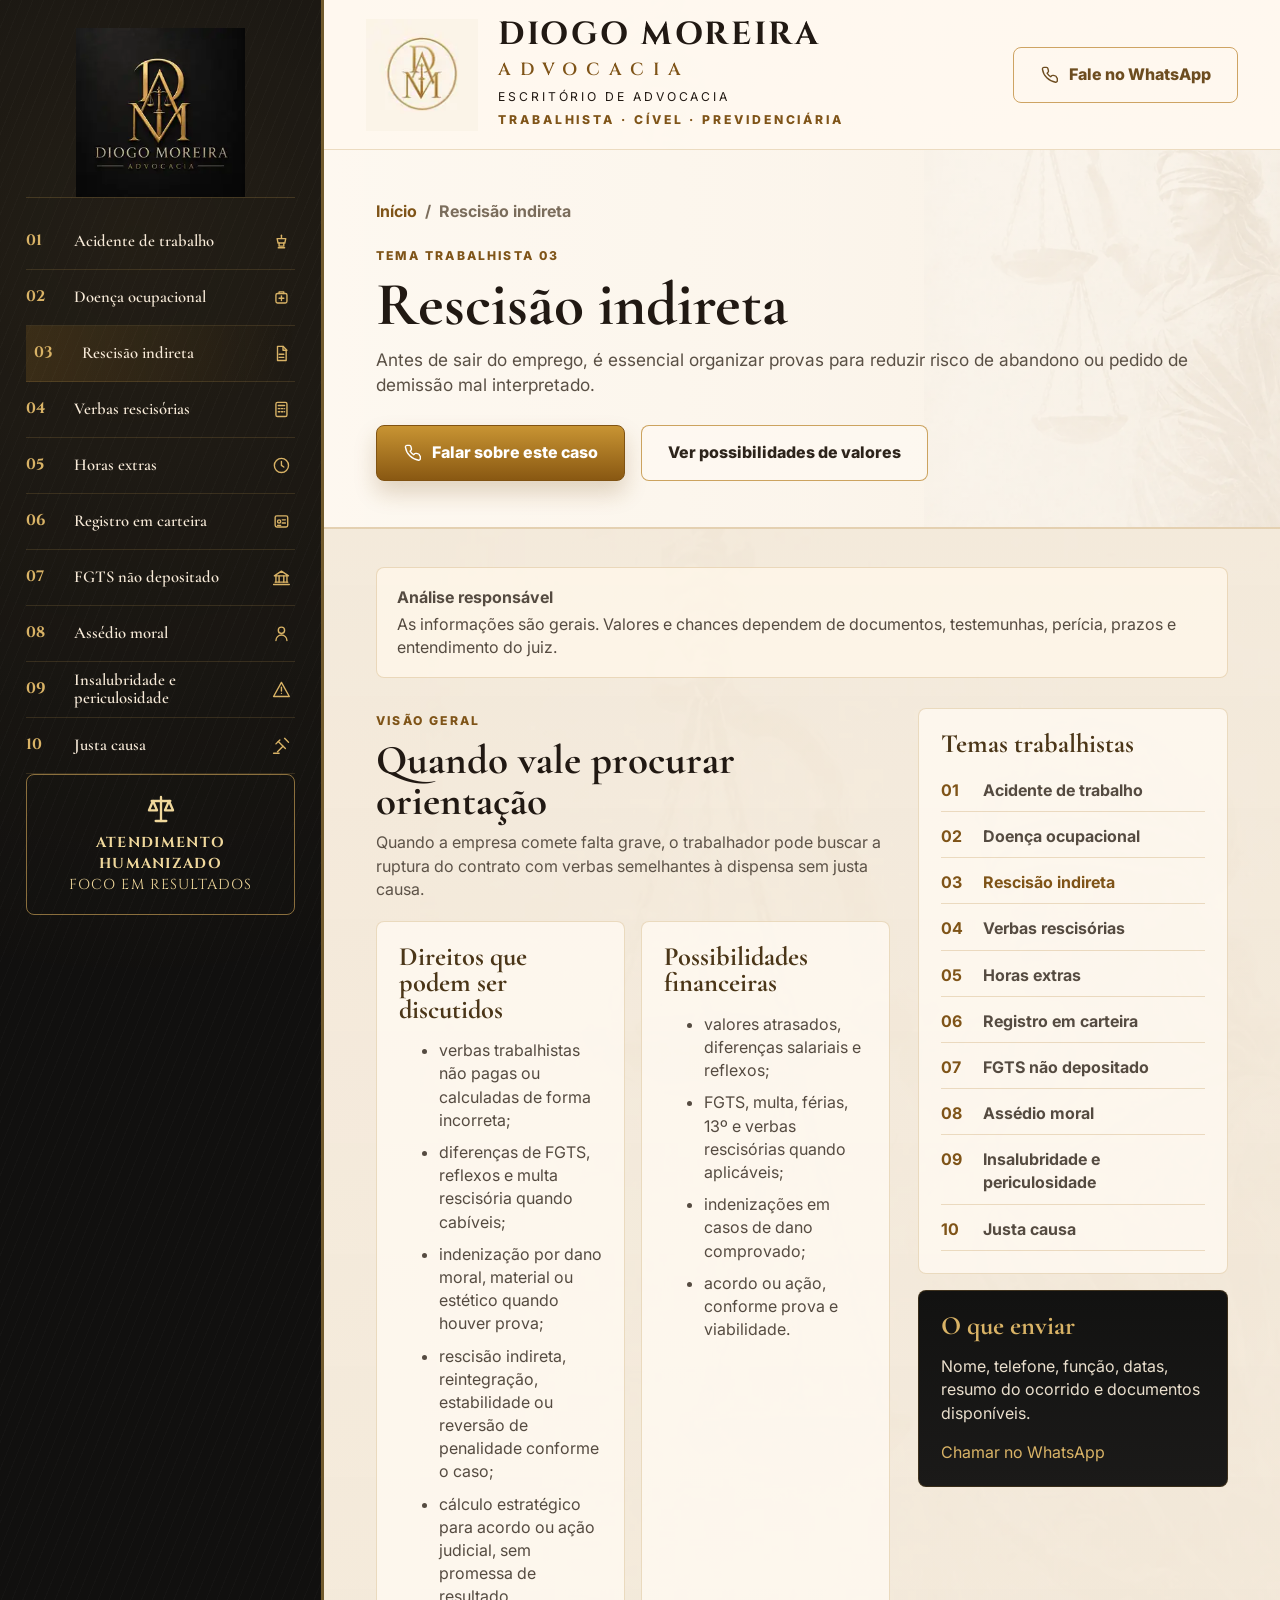
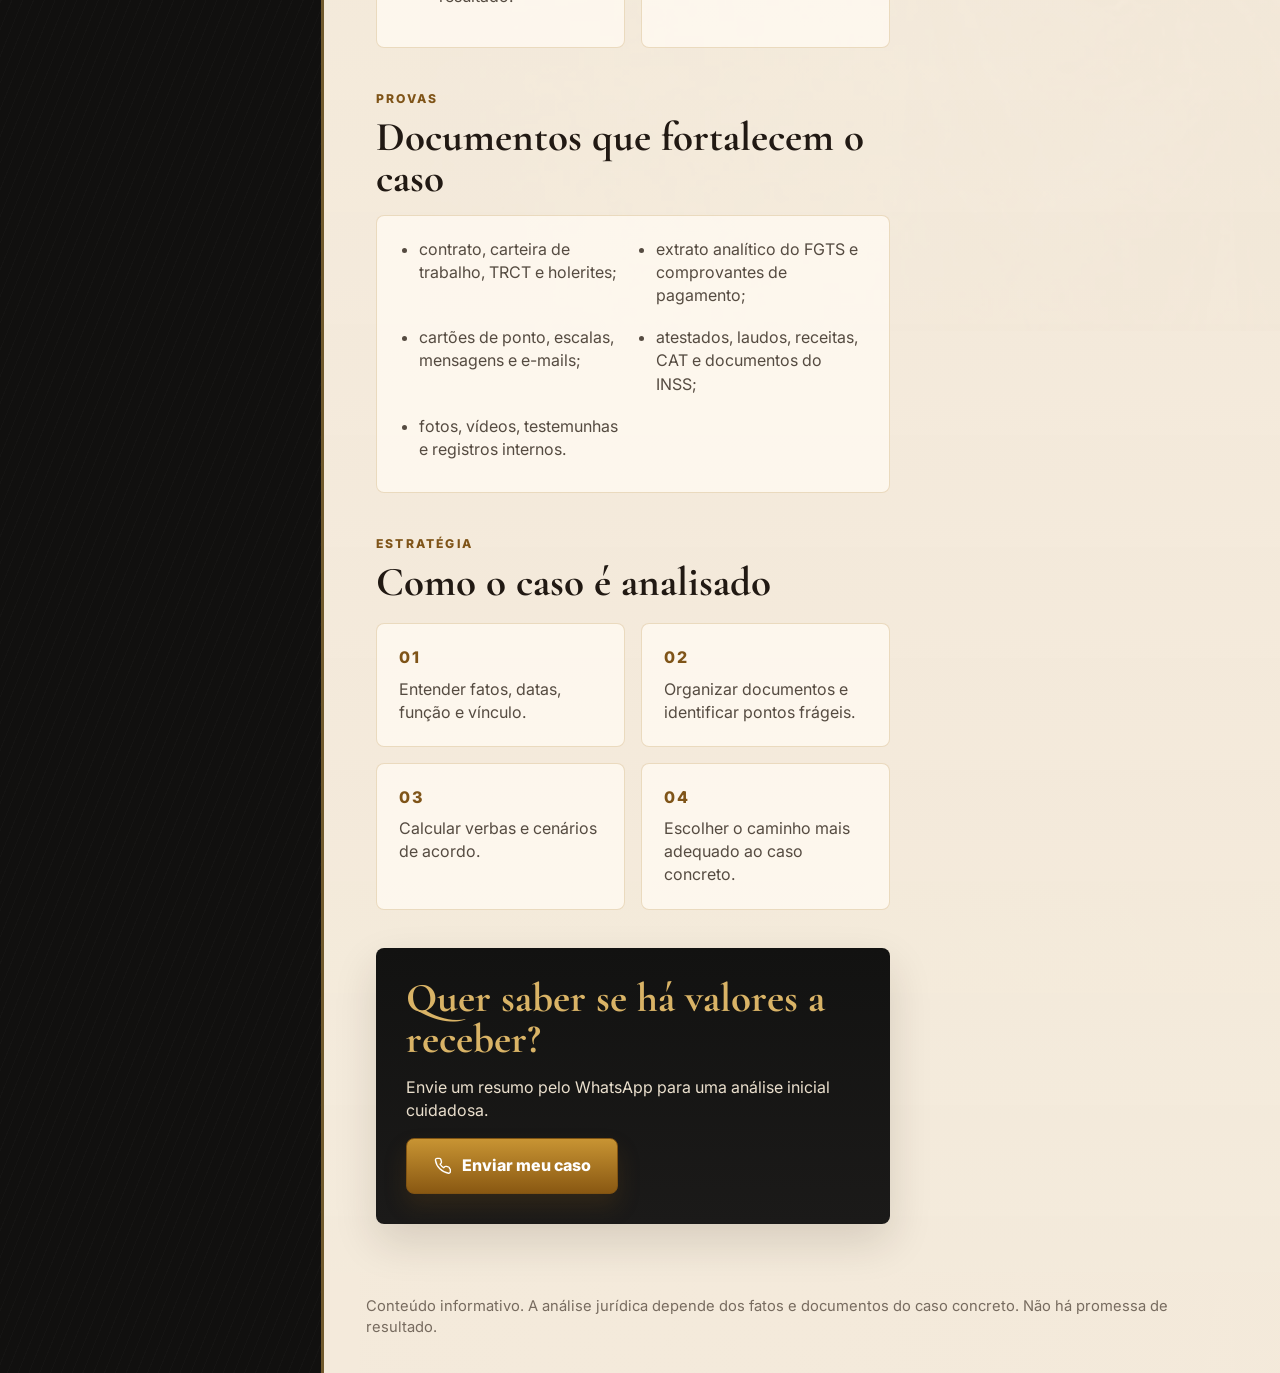
<file: areas/rescisao-indireta.html>
<!doctype html>
    <html lang="pt-BR">
    <head>
      <meta charset="utf-8">
      <meta name="viewport" content="width=device-width, initial-scale=1">
      <title>Rescisão indireta | Diogo Moreira Advocacia Trabalhista</title>
      <meta name="description" content="Direitos, documentos e possibilidades em casos de rescisão indireta.">
      <link rel="canonical" href="https://damsp23.github.io/site-advocacia/areas/rescisao-indireta.html">
      <meta property="og:title" content="Rescisão indireta | Diogo Moreira Advocacia Trabalhista">
      <meta property="og:description" content="Direitos, documentos e possibilidades em casos de rescisão indireta.">
      <meta property="og:type" content="website">
      <link rel="preconnect" href="https://fonts.googleapis.com">
      <link rel="preconnect" href="https://fonts.gstatic.com" crossorigin>
      <link href="https://fonts.googleapis.com/css2?family=Cinzel:wght@500;600;700&family=Cormorant+Garamond:wght@500;600;700&family=Inter:wght@400;500;600;700&family=Great+Vibes&display=swap" rel="stylesheet">
      <link rel="stylesheet" href="../styles.css">
      <script defer src="../script.js"></script>
    </head>
    <body>
      <div class="site-layout">
        <aside class="sidebar">
          <div class="sidebar-inner">
            <a class="sidebar-logo" href="../index.html" aria-label="Página inicial"></a>
            <button class="mobile-topic-button" type="button" aria-expanded="false">Direitos do trabalhador <span>+</span></button>
            <nav class="sidebar-nav"><a class="nav-item " href="../areas/acidente-de-trabalho.html"><span>01</span><b>Acidente de trabalho</b><svg class="icon" viewBox="0 0 24 24" aria-hidden="true"><path d="M8 20h8"/><path d="M12 4v4"/><path d="M6.5 8.5h11l-1.2 5.5H7.7z"/><path d="M9 14v4h6v-4"/></svg></a>
<a class="nav-item " href="../areas/doenca-ocupacional.html"><span>02</span><b>Doença ocupacional</b><svg class="icon" viewBox="0 0 24 24" aria-hidden="true"><rect x="5" y="7" width="14" height="12" rx="2"/><path d="M9 7V5h6v2"/><path d="M12 10v6"/><path d="M9 13h6"/></svg></a>
<a class="nav-item active" href="../areas/rescisao-indireta.html"><span>03</span><b>Rescisão indireta</b><svg class="icon" viewBox="0 0 24 24" aria-hidden="true"><path d="M7 3h7l4 4v14H7z"/><path d="M14 3v5h5"/><path d="M9 13h6"/><path d="M9 17h6"/></svg></a>
<a class="nav-item " href="../areas/verbas-rescisorias.html"><span>04</span><b>Verbas rescisórias</b><svg class="icon" viewBox="0 0 24 24" aria-hidden="true"><rect x="5" y="3" width="14" height="18" rx="2"/><path d="M8 7h8"/><path d="M8 11h2M12 11h2M16 11h.01M8 15h2M12 15h2M16 15h.01"/></svg></a>
<a class="nav-item " href="../areas/horas-extras.html"><span>05</span><b>Horas extras</b><svg class="icon" viewBox="0 0 24 24" aria-hidden="true"><circle cx="12" cy="12" r="9"/><path d="M12 7v5l3 2"/></svg></a>
<a class="nav-item " href="../areas/registro-em-carteira.html"><span>06</span><b>Registro em carteira</b><svg class="icon" viewBox="0 0 24 24" aria-hidden="true"><rect x="4" y="5" width="16" height="14" rx="2"/><circle cx="9" cy="12" r="2"/><path d="M13 10h4M13 14h4M7 17h4"/></svg></a>
<a class="nav-item " href="../areas/fgts-nao-depositado.html"><span>07</span><b>FGTS não depositado</b><svg class="icon" viewBox="0 0 24 24" aria-hidden="true"><path d="M3 10h18L12 4z"/><path d="M5 10v8M9 10v8M15 10v8M19 10v8"/><path d="M4 18h16M2 21h20"/></svg></a>
<a class="nav-item " href="../areas/assedio-moral.html"><span>08</span><b>Assédio moral</b><svg class="icon" viewBox="0 0 24 24" aria-hidden="true"><circle cx="12" cy="8" r="4"/><path d="M5 21a7 7 0 0 1 14 0"/></svg></a>
<a class="nav-item " href="../areas/insalubridade-periculosidade.html"><span>09</span><b>Insalubridade e periculosidade</b><svg class="icon" viewBox="0 0 24 24" aria-hidden="true"><path d="M12 3 2 21h20z"/><path d="M12 9v5M12 17h.01"/></svg></a>
<a class="nav-item " href="../areas/justa-causa.html"><span>10</span><b>Justa causa</b><svg class="icon" viewBox="0 0 24 24" aria-hidden="true"><path d="m14 13-7 7"/><path d="m8 7 9 9"/><path d="m16 3 5 5"/><path d="m5 10 5-5"/><path d="M2 22h7"/></svg></a></nav>
            <div class="sidebar-seal"><svg class="icon" viewBox="0 0 24 24" aria-hidden="true"><path d="M12 3v18"/><path d="M5 6h14"/><path d="M6 6l-3 7h6z"/><path d="M18 6l-3 7h6z"/><path d="M8 21h8"/></svg><strong>Atendimento humanizado</strong><span>Foco em resultados</span></div>
          </div>
        </aside>
        <div class="main-column">
          <header class="topbar">
            <a class="header-brand" href="../index.html"><span class="brand-mark"></span><span><strong>DIOGO MOREIRA</strong><b>ADVOCACIA</b><small>ESCRITÓRIO DE ADVOCACIA</small><em>TRABALHISTA · CÍVEL · PREVIDENCIÁRIA</em></span></a>
            <div class="header-motto"><span class="crest"></span><span>Direitos que se defendem,<br>resultados que transformam.</span></div>
            <a class="header-button" href="https://wa.me/5511940516232?text=Ol%C3%A1%2C%20Dr.%20Diogo.%20Vim%20pelo%20site%20e%20gostaria%20de%20atendimento%20sobre%20orienta%C3%A7%C3%A3o%20trabalhista." target="_blank" rel="noopener"><svg class="icon" viewBox="0 0 24 24" aria-hidden="true"><path d="M22 16.9v3a2 2 0 0 1-2.2 2A19.8 19.8 0 0 1 3.1 5.2 2 2 0 0 1 5.1 3h3a2 2 0 0 1 2 1.7c.1.8.3 1.6.6 2.4a2 2 0 0 1-.5 2.1L9 10.4a16 16 0 0 0 4.6 4.6l1.2-1.2a2 2 0 0 1 2.1-.5c.8.3 1.6.5 2.4.6a2 2 0 0 1 1.7 2z"/></svg> Fale no WhatsApp</a>
          </header>

    <main class="area-page">
      <section class="area-hero"><div class="breadcrumb"><a href="../index.html">Início</a><span>/</span><span>Rescisão indireta</span></div><span>Tema trabalhista 03</span><h1>Rescisão indireta</h1><p>Antes de sair do emprego, é essencial organizar provas para reduzir risco de abandono ou pedido de demissão mal interpretado.</p><div class="area-actions"><a class="button gold" href="https://wa.me/5511940516232?text=Ol%C3%A1%2C%20Dr.%20Diogo.%20Vim%20pelo%20site%20e%20gostaria%20de%20atendimento%20sobre%20Rescis%C3%A3o%20indireta." target="_blank" rel="noopener"><svg class="icon" viewBox="0 0 24 24" aria-hidden="true"><path d="M22 16.9v3a2 2 0 0 1-2.2 2A19.8 19.8 0 0 1 3.1 5.2 2 2 0 0 1 5.1 3h3a2 2 0 0 1 2 1.7c.1.8.3 1.6.6 2.4a2 2 0 0 1-.5 2.1L9 10.4a16 16 0 0 0 4.6 4.6l1.2-1.2a2 2 0 0 1 2.1-.5c.8.3 1.6.5 2.4.6a2 2 0 0 1 1.7 2z"/></svg> Falar sobre este caso</a><a class="button outline" href="#possibilidades">Ver possibilidades de valores</a></div></section>
      <section class="area-content">
        <aside class="notice"><strong>Análise responsável</strong><p>As informações são gerais. Valores e chances dependem de documentos, testemunhas, perícia, prazos e entendimento do juiz.</p></aside>
        <div class="area-layout-grid">
          <article class="area-main">
            <section><span class="section-label">Visão geral</span><h2>Quando vale procurar orientação</h2><p class="lead">Quando a empresa comete falta grave, o trabalhador pode buscar a ruptura do contrato com verbas semelhantes à dispensa sem justa causa.</p><div class="area-grid"><article class="area-card"><h3>Direitos que podem ser discutidos</h3><ul><li>verbas trabalhistas não pagas ou calculadas de forma incorreta;</li><li>diferenças de FGTS, reflexos e multa rescisória quando cabíveis;</li><li>indenização por dano moral, material ou estético quando houver prova;</li><li>rescisão indireta, reintegração, estabilidade ou reversão de penalidade conforme o caso;</li><li>cálculo estratégico para acordo ou ação judicial, sem promessa de resultado.</li></ul></article><article class="area-card" id="possibilidades"><h3>Possibilidades financeiras</h3><ul><li>valores atrasados, diferenças salariais e reflexos;</li><li>FGTS, multa, férias, 13º e verbas rescisórias quando aplicáveis;</li><li>indenizações em casos de dano comprovado;</li><li>acordo ou ação, conforme prova e viabilidade.</li></ul></article></div></section>
            <section><span class="section-label">Provas</span><h2>Documentos que fortalecem o caso</h2><ul class="document-list"><li>contrato, carteira de trabalho, TRCT e holerites;</li><li>extrato analítico do FGTS e comprovantes de pagamento;</li><li>cartões de ponto, escalas, mensagens e e-mails;</li><li>atestados, laudos, receitas, CAT e documentos do INSS;</li><li>fotos, vídeos, testemunhas e registros internos.</li></ul></section>
            <section><span class="section-label">Estratégia</span><h2>Como o caso é analisado</h2><div class="steps-grid"><article><span>01</span><p>Entender fatos, datas, função e vínculo.</p></article><article><span>02</span><p>Organizar documentos e identificar pontos frágeis.</p></article><article><span>03</span><p>Calcular verbas e cenários de acordo.</p></article><article><span>04</span><p>Escolher o caminho mais adequado ao caso concreto.</p></article></div></section>
            <section class="article-cta"><h2>Quer saber se há valores a receber?</h2><p>Envie um resumo pelo WhatsApp para uma análise inicial cuidadosa.</p><a class="button gold" href="https://wa.me/5511940516232?text=Ol%C3%A1%2C%20Dr.%20Diogo.%20Vim%20pelo%20site%20e%20gostaria%20de%20atendimento%20sobre%20Rescis%C3%A3o%20indireta." target="_blank" rel="noopener"><svg class="icon" viewBox="0 0 24 24" aria-hidden="true"><path d="M22 16.9v3a2 2 0 0 1-2.2 2A19.8 19.8 0 0 1 3.1 5.2 2 2 0 0 1 5.1 3h3a2 2 0 0 1 2 1.7c.1.8.3 1.6.6 2.4a2 2 0 0 1-.5 2.1L9 10.4a16 16 0 0 0 4.6 4.6l1.2-1.2a2 2 0 0 1 2.1-.5c.8.3 1.6.5 2.4.6a2 2 0 0 1 1.7 2z"/></svg> Enviar meu caso</a></section>
          </article>
          <aside class="area-side"><div class="side-panel"><h2>Temas trabalhistas</h2><nav><a class="" href="acidente-de-trabalho.html"><span>01</span>Acidente de trabalho</a><a class="" href="doenca-ocupacional.html"><span>02</span>Doença ocupacional</a><a class="active" href="rescisao-indireta.html"><span>03</span>Rescisão indireta</a><a class="" href="verbas-rescisorias.html"><span>04</span>Verbas rescisórias</a><a class="" href="horas-extras.html"><span>05</span>Horas extras</a><a class="" href="registro-em-carteira.html"><span>06</span>Registro em carteira</a><a class="" href="fgts-nao-depositado.html"><span>07</span>FGTS não depositado</a><a class="" href="assedio-moral.html"><span>08</span>Assédio moral</a><a class="" href="insalubridade-periculosidade.html"><span>09</span>Insalubridade e periculosidade</a><a class="" href="justa-causa.html"><span>10</span>Justa causa</a></nav></div><div class="side-panel dark"><h2>O que enviar</h2><p>Nome, telefone, função, datas, resumo do ocorrido e documentos disponíveis.</p><a href="https://wa.me/5511940516232?text=Ol%C3%A1%2C%20Dr.%20Diogo.%20Vim%20pelo%20site%20e%20gostaria%20de%20atendimento%20sobre%20Rescis%C3%A3o%20indireta." target="_blank" rel="noopener">Chamar no WhatsApp</a></div></aside>
        </div>
      </section>
      <footer class="footer-note">Conteúdo informativo. A análise jurídica depende dos fatos e documentos do caso concreto. Não há promessa de resultado.</footer>
    </main>

        </div>
      </div>
    </body>
    </html>
</file>
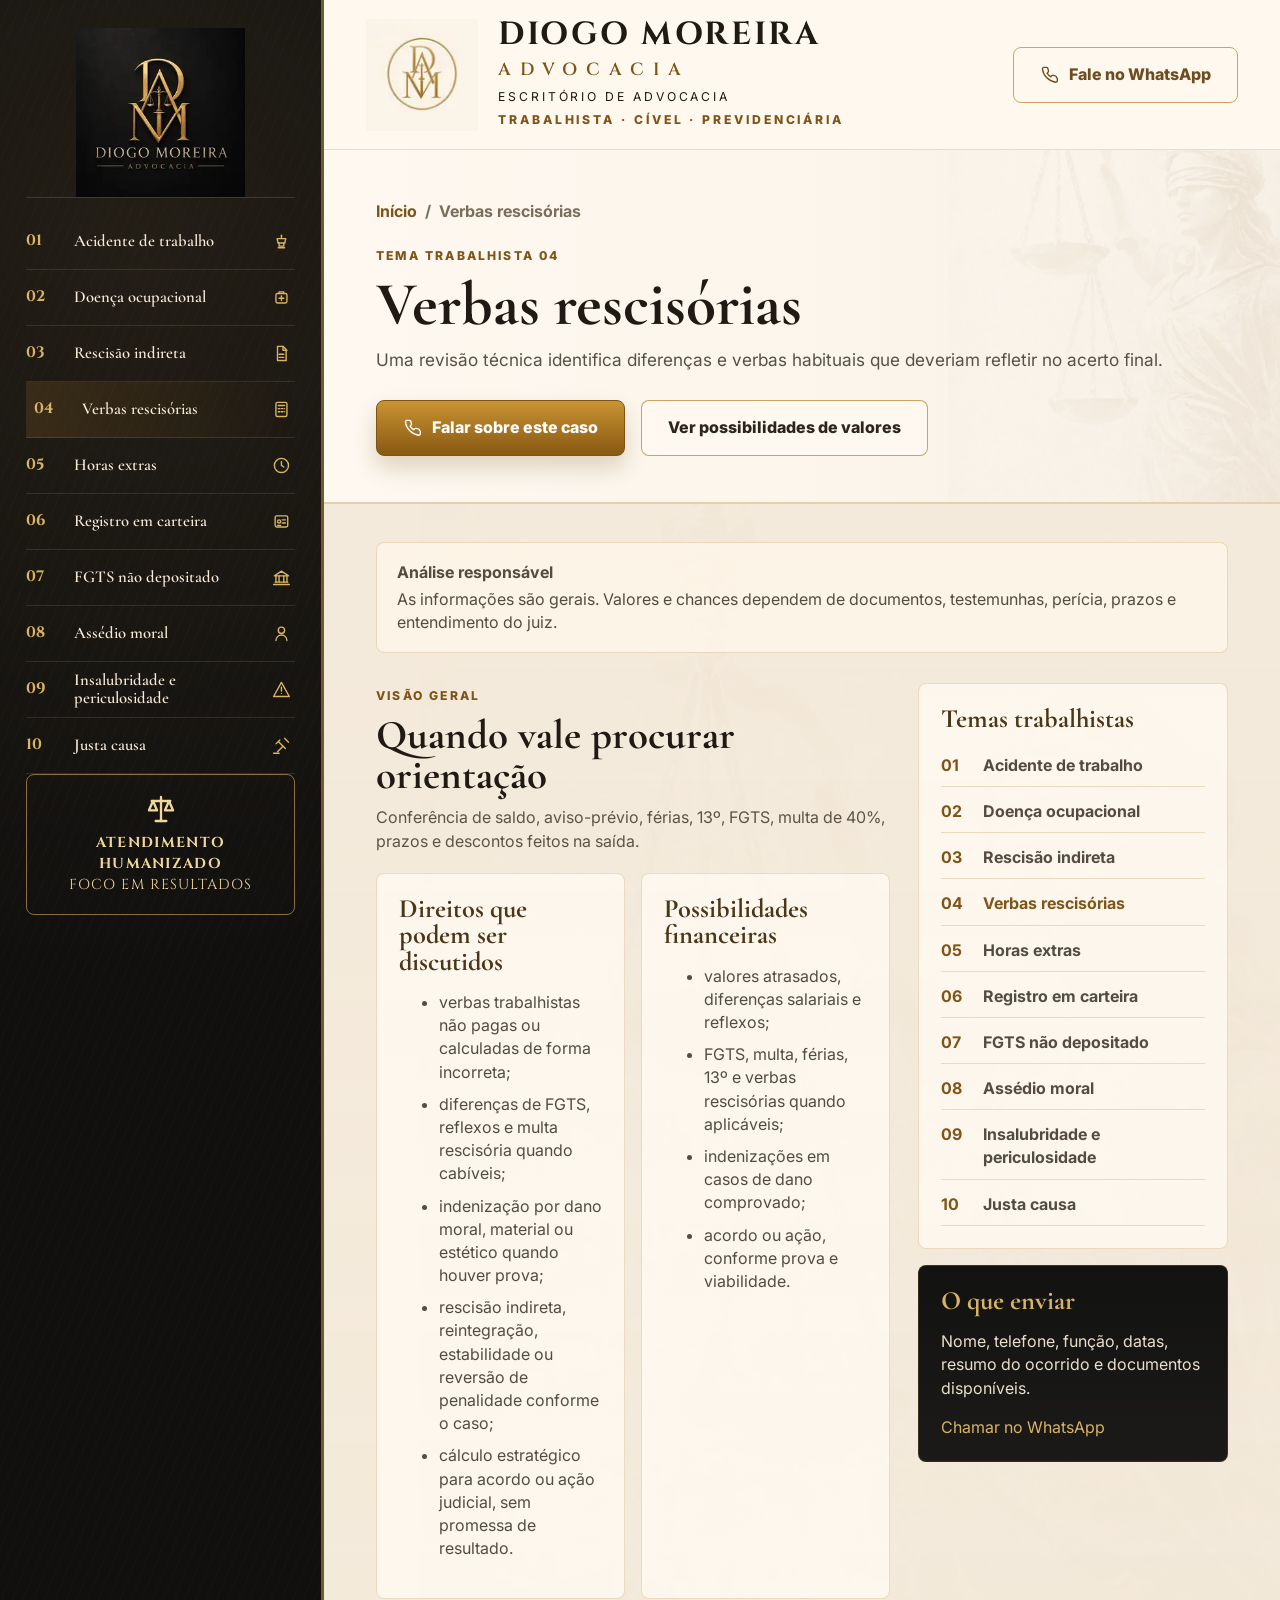
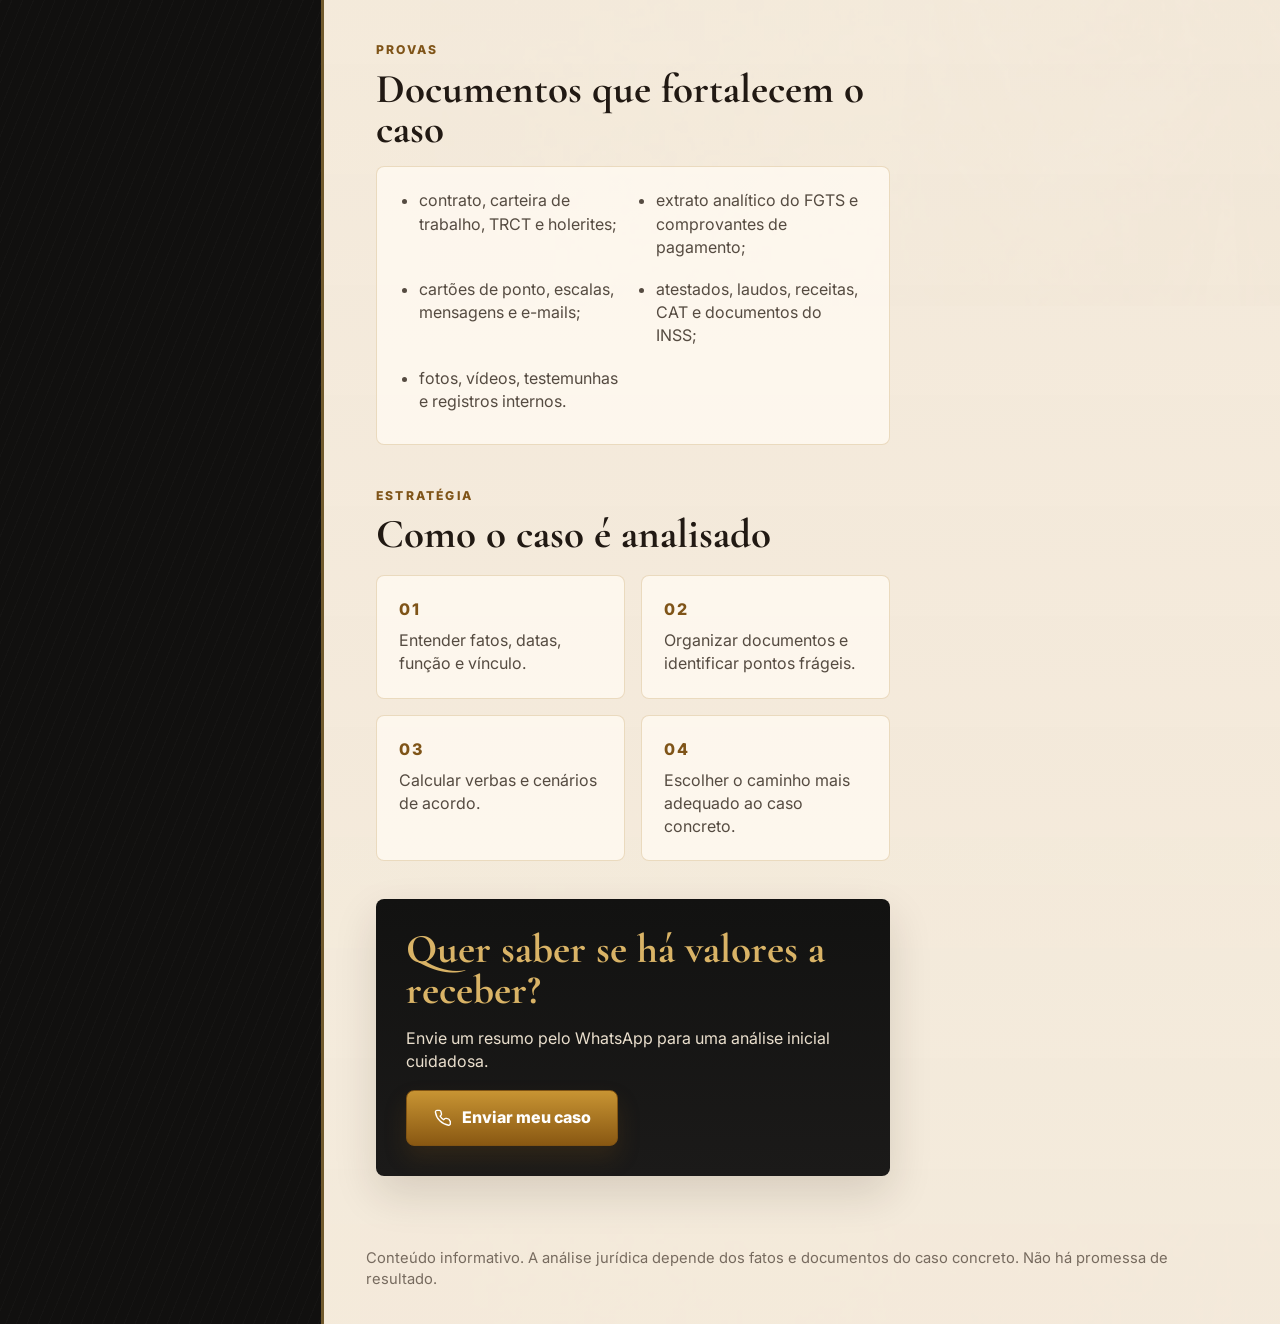
<file: areas/verbas-rescisorias.html>
<!doctype html>
    <html lang="pt-BR">
    <head>
      <meta charset="utf-8">
      <meta name="viewport" content="width=device-width, initial-scale=1">
      <title>Verbas rescisórias | Diogo Moreira Advocacia Trabalhista</title>
      <meta name="description" content="Direitos, documentos e possibilidades em casos de verbas rescisórias.">
      <link rel="canonical" href="https://damsp23.github.io/site-advocacia/areas/verbas-rescisorias.html">
      <meta property="og:title" content="Verbas rescisórias | Diogo Moreira Advocacia Trabalhista">
      <meta property="og:description" content="Direitos, documentos e possibilidades em casos de verbas rescisórias.">
      <meta property="og:type" content="website">
      <link rel="preconnect" href="https://fonts.googleapis.com">
      <link rel="preconnect" href="https://fonts.gstatic.com" crossorigin>
      <link href="https://fonts.googleapis.com/css2?family=Cinzel:wght@500;600;700&family=Cormorant+Garamond:wght@500;600;700&family=Inter:wght@400;500;600;700&family=Great+Vibes&display=swap" rel="stylesheet">
      <link rel="stylesheet" href="../styles.css">
      <script defer src="../script.js"></script>
    </head>
    <body>
      <div class="site-layout">
        <aside class="sidebar">
          <div class="sidebar-inner">
            <a class="sidebar-logo" href="../index.html" aria-label="Página inicial"></a>
            <button class="mobile-topic-button" type="button" aria-expanded="false">Direitos do trabalhador <span>+</span></button>
            <nav class="sidebar-nav"><a class="nav-item " href="../areas/acidente-de-trabalho.html"><span>01</span><b>Acidente de trabalho</b><svg class="icon" viewBox="0 0 24 24" aria-hidden="true"><path d="M8 20h8"/><path d="M12 4v4"/><path d="M6.5 8.5h11l-1.2 5.5H7.7z"/><path d="M9 14v4h6v-4"/></svg></a>
<a class="nav-item " href="../areas/doenca-ocupacional.html"><span>02</span><b>Doença ocupacional</b><svg class="icon" viewBox="0 0 24 24" aria-hidden="true"><rect x="5" y="7" width="14" height="12" rx="2"/><path d="M9 7V5h6v2"/><path d="M12 10v6"/><path d="M9 13h6"/></svg></a>
<a class="nav-item " href="../areas/rescisao-indireta.html"><span>03</span><b>Rescisão indireta</b><svg class="icon" viewBox="0 0 24 24" aria-hidden="true"><path d="M7 3h7l4 4v14H7z"/><path d="M14 3v5h5"/><path d="M9 13h6"/><path d="M9 17h6"/></svg></a>
<a class="nav-item active" href="../areas/verbas-rescisorias.html"><span>04</span><b>Verbas rescisórias</b><svg class="icon" viewBox="0 0 24 24" aria-hidden="true"><rect x="5" y="3" width="14" height="18" rx="2"/><path d="M8 7h8"/><path d="M8 11h2M12 11h2M16 11h.01M8 15h2M12 15h2M16 15h.01"/></svg></a>
<a class="nav-item " href="../areas/horas-extras.html"><span>05</span><b>Horas extras</b><svg class="icon" viewBox="0 0 24 24" aria-hidden="true"><circle cx="12" cy="12" r="9"/><path d="M12 7v5l3 2"/></svg></a>
<a class="nav-item " href="../areas/registro-em-carteira.html"><span>06</span><b>Registro em carteira</b><svg class="icon" viewBox="0 0 24 24" aria-hidden="true"><rect x="4" y="5" width="16" height="14" rx="2"/><circle cx="9" cy="12" r="2"/><path d="M13 10h4M13 14h4M7 17h4"/></svg></a>
<a class="nav-item " href="../areas/fgts-nao-depositado.html"><span>07</span><b>FGTS não depositado</b><svg class="icon" viewBox="0 0 24 24" aria-hidden="true"><path d="M3 10h18L12 4z"/><path d="M5 10v8M9 10v8M15 10v8M19 10v8"/><path d="M4 18h16M2 21h20"/></svg></a>
<a class="nav-item " href="../areas/assedio-moral.html"><span>08</span><b>Assédio moral</b><svg class="icon" viewBox="0 0 24 24" aria-hidden="true"><circle cx="12" cy="8" r="4"/><path d="M5 21a7 7 0 0 1 14 0"/></svg></a>
<a class="nav-item " href="../areas/insalubridade-periculosidade.html"><span>09</span><b>Insalubridade e periculosidade</b><svg class="icon" viewBox="0 0 24 24" aria-hidden="true"><path d="M12 3 2 21h20z"/><path d="M12 9v5M12 17h.01"/></svg></a>
<a class="nav-item " href="../areas/justa-causa.html"><span>10</span><b>Justa causa</b><svg class="icon" viewBox="0 0 24 24" aria-hidden="true"><path d="m14 13-7 7"/><path d="m8 7 9 9"/><path d="m16 3 5 5"/><path d="m5 10 5-5"/><path d="M2 22h7"/></svg></a></nav>
            <div class="sidebar-seal"><svg class="icon" viewBox="0 0 24 24" aria-hidden="true"><path d="M12 3v18"/><path d="M5 6h14"/><path d="M6 6l-3 7h6z"/><path d="M18 6l-3 7h6z"/><path d="M8 21h8"/></svg><strong>Atendimento humanizado</strong><span>Foco em resultados</span></div>
          </div>
        </aside>
        <div class="main-column">
          <header class="topbar">
            <a class="header-brand" href="../index.html"><span class="brand-mark"></span><span><strong>DIOGO MOREIRA</strong><b>ADVOCACIA</b><small>ESCRITÓRIO DE ADVOCACIA</small><em>TRABALHISTA · CÍVEL · PREVIDENCIÁRIA</em></span></a>
            <div class="header-motto"><span class="crest"></span><span>Direitos que se defendem,<br>resultados que transformam.</span></div>
            <a class="header-button" href="https://wa.me/5511940516232?text=Ol%C3%A1%2C%20Dr.%20Diogo.%20Vim%20pelo%20site%20e%20gostaria%20de%20atendimento%20sobre%20orienta%C3%A7%C3%A3o%20trabalhista." target="_blank" rel="noopener"><svg class="icon" viewBox="0 0 24 24" aria-hidden="true"><path d="M22 16.9v3a2 2 0 0 1-2.2 2A19.8 19.8 0 0 1 3.1 5.2 2 2 0 0 1 5.1 3h3a2 2 0 0 1 2 1.7c.1.8.3 1.6.6 2.4a2 2 0 0 1-.5 2.1L9 10.4a16 16 0 0 0 4.6 4.6l1.2-1.2a2 2 0 0 1 2.1-.5c.8.3 1.6.5 2.4.6a2 2 0 0 1 1.7 2z"/></svg> Fale no WhatsApp</a>
          </header>

    <main class="area-page">
      <section class="area-hero"><div class="breadcrumb"><a href="../index.html">Início</a><span>/</span><span>Verbas rescisórias</span></div><span>Tema trabalhista 04</span><h1>Verbas rescisórias</h1><p>Uma revisão técnica identifica diferenças e verbas habituais que deveriam refletir no acerto final.</p><div class="area-actions"><a class="button gold" href="https://wa.me/5511940516232?text=Ol%C3%A1%2C%20Dr.%20Diogo.%20Vim%20pelo%20site%20e%20gostaria%20de%20atendimento%20sobre%20Verbas%20rescis%C3%B3rias." target="_blank" rel="noopener"><svg class="icon" viewBox="0 0 24 24" aria-hidden="true"><path d="M22 16.9v3a2 2 0 0 1-2.2 2A19.8 19.8 0 0 1 3.1 5.2 2 2 0 0 1 5.1 3h3a2 2 0 0 1 2 1.7c.1.8.3 1.6.6 2.4a2 2 0 0 1-.5 2.1L9 10.4a16 16 0 0 0 4.6 4.6l1.2-1.2a2 2 0 0 1 2.1-.5c.8.3 1.6.5 2.4.6a2 2 0 0 1 1.7 2z"/></svg> Falar sobre este caso</a><a class="button outline" href="#possibilidades">Ver possibilidades de valores</a></div></section>
      <section class="area-content">
        <aside class="notice"><strong>Análise responsável</strong><p>As informações são gerais. Valores e chances dependem de documentos, testemunhas, perícia, prazos e entendimento do juiz.</p></aside>
        <div class="area-layout-grid">
          <article class="area-main">
            <section><span class="section-label">Visão geral</span><h2>Quando vale procurar orientação</h2><p class="lead">Conferência de saldo, aviso-prévio, férias, 13º, FGTS, multa de 40%, prazos e descontos feitos na saída.</p><div class="area-grid"><article class="area-card"><h3>Direitos que podem ser discutidos</h3><ul><li>verbas trabalhistas não pagas ou calculadas de forma incorreta;</li><li>diferenças de FGTS, reflexos e multa rescisória quando cabíveis;</li><li>indenização por dano moral, material ou estético quando houver prova;</li><li>rescisão indireta, reintegração, estabilidade ou reversão de penalidade conforme o caso;</li><li>cálculo estratégico para acordo ou ação judicial, sem promessa de resultado.</li></ul></article><article class="area-card" id="possibilidades"><h3>Possibilidades financeiras</h3><ul><li>valores atrasados, diferenças salariais e reflexos;</li><li>FGTS, multa, férias, 13º e verbas rescisórias quando aplicáveis;</li><li>indenizações em casos de dano comprovado;</li><li>acordo ou ação, conforme prova e viabilidade.</li></ul></article></div></section>
            <section><span class="section-label">Provas</span><h2>Documentos que fortalecem o caso</h2><ul class="document-list"><li>contrato, carteira de trabalho, TRCT e holerites;</li><li>extrato analítico do FGTS e comprovantes de pagamento;</li><li>cartões de ponto, escalas, mensagens e e-mails;</li><li>atestados, laudos, receitas, CAT e documentos do INSS;</li><li>fotos, vídeos, testemunhas e registros internos.</li></ul></section>
            <section><span class="section-label">Estratégia</span><h2>Como o caso é analisado</h2><div class="steps-grid"><article><span>01</span><p>Entender fatos, datas, função e vínculo.</p></article><article><span>02</span><p>Organizar documentos e identificar pontos frágeis.</p></article><article><span>03</span><p>Calcular verbas e cenários de acordo.</p></article><article><span>04</span><p>Escolher o caminho mais adequado ao caso concreto.</p></article></div></section>
            <section class="article-cta"><h2>Quer saber se há valores a receber?</h2><p>Envie um resumo pelo WhatsApp para uma análise inicial cuidadosa.</p><a class="button gold" href="https://wa.me/5511940516232?text=Ol%C3%A1%2C%20Dr.%20Diogo.%20Vim%20pelo%20site%20e%20gostaria%20de%20atendimento%20sobre%20Verbas%20rescis%C3%B3rias." target="_blank" rel="noopener"><svg class="icon" viewBox="0 0 24 24" aria-hidden="true"><path d="M22 16.9v3a2 2 0 0 1-2.2 2A19.8 19.8 0 0 1 3.1 5.2 2 2 0 0 1 5.1 3h3a2 2 0 0 1 2 1.7c.1.8.3 1.6.6 2.4a2 2 0 0 1-.5 2.1L9 10.4a16 16 0 0 0 4.6 4.6l1.2-1.2a2 2 0 0 1 2.1-.5c.8.3 1.6.5 2.4.6a2 2 0 0 1 1.7 2z"/></svg> Enviar meu caso</a></section>
          </article>
          <aside class="area-side"><div class="side-panel"><h2>Temas trabalhistas</h2><nav><a class="" href="acidente-de-trabalho.html"><span>01</span>Acidente de trabalho</a><a class="" href="doenca-ocupacional.html"><span>02</span>Doença ocupacional</a><a class="" href="rescisao-indireta.html"><span>03</span>Rescisão indireta</a><a class="active" href="verbas-rescisorias.html"><span>04</span>Verbas rescisórias</a><a class="" href="horas-extras.html"><span>05</span>Horas extras</a><a class="" href="registro-em-carteira.html"><span>06</span>Registro em carteira</a><a class="" href="fgts-nao-depositado.html"><span>07</span>FGTS não depositado</a><a class="" href="assedio-moral.html"><span>08</span>Assédio moral</a><a class="" href="insalubridade-periculosidade.html"><span>09</span>Insalubridade e periculosidade</a><a class="" href="justa-causa.html"><span>10</span>Justa causa</a></nav></div><div class="side-panel dark"><h2>O que enviar</h2><p>Nome, telefone, função, datas, resumo do ocorrido e documentos disponíveis.</p><a href="https://wa.me/5511940516232?text=Ol%C3%A1%2C%20Dr.%20Diogo.%20Vim%20pelo%20site%20e%20gostaria%20de%20atendimento%20sobre%20Verbas%20rescis%C3%B3rias." target="_blank" rel="noopener">Chamar no WhatsApp</a></div></aside>
        </div>
      </section>
      <footer class="footer-note">Conteúdo informativo. A análise jurídica depende dos fatos e documentos do caso concreto. Não há promessa de resultado.</footer>
    </main>

        </div>
      </div>
    </body>
    </html>
</file>
<file: styles.css>
:root {
  --sidebar-width: 330px;
  --black: #11100f;
  --cream: #f4eadb;
  --paper: #fff7ec;
  --gold: #b9822d;
  --gold-2: #d9b366;
  --gold-3: #7f5418;
  --text: #211913;
  --muted: #5d5348;
  --line: rgba(177, 125, 45, .24);
  --shadow: 0 18px 44px rgba(42, 28, 13, .14);
  --logo-dark: none;
  --monogram: none;
  --crest: none;
  --texture: none;
  --lawyer: none;
}
* { box-sizing: border-box; }
html { scroll-behavior: smooth; }
body { margin: 0; color: var(--text); background: var(--cream); font-family: Inter, Arial, sans-serif; line-height: 1.45; }
a { color: inherit; text-decoration: none; }
.icon { width: 1.18em; height: 1.18em; fill: none; stroke: currentColor; stroke-width: 1.75; stroke-linecap: round; stroke-linejoin: round; }
.site-layout { min-height: 100vh; display: grid; grid-template-columns: var(--sidebar-width) minmax(0, 1fr); }
.sidebar { color: #fff; background: #11100f; border-right: 3px solid rgba(210, 164, 76, .5); position: relative; z-index: 5; }
.sidebar::before { content: ""; position: absolute; inset: 0; background: radial-gradient(circle at 42% 8%, rgba(218,174,93,.12), transparent 28%), repeating-linear-gradient(112deg, rgba(255,255,255,.025) 0 1px, transparent 1px 10px); opacity: .75; }
.sidebar-inner { position: sticky; top: 0; min-height: 100vh; padding: 28px 26px 24px; display: flex; flex-direction: column; }
.sidebar-logo { height: 170px; background: var(--logo-dark) center/contain no-repeat; border-bottom: 1px solid rgba(218,174,93,.2); margin-bottom: 16px; position: relative; z-index: 1; }
.mobile-topic-button { display: none; }
.sidebar-nav { position: relative; z-index: 1; display: flex; flex-direction: column; }
.nav-item { min-height: 56px; display: grid; grid-template-columns: 38px 1fr 28px; align-items: center; gap: 10px; border-bottom: 1px solid rgba(218,174,93,.16); color: #f7ead8; transition: .18s ease; }
.nav-item:hover, .nav-item.active { background: linear-gradient(90deg, rgba(185,129,40,.18), transparent); padding-left: 8px; }
.nav-item span { color: var(--gold-2); font-family: Cinzel, serif; font-weight: 700; font-size: .95rem; }
.nav-item b { font-family: "Cormorant Garamond", Georgia, serif; font-size: 1.04rem; font-weight: 600; line-height: 1.08; }
.nav-item .icon { color: var(--gold-2); justify-self: center; }
.sidebar-seal { position: relative; z-index: 1; margin-top: auto; border: 1px solid rgba(218,174,93,.6); border-radius: 8px; padding: 18px 14px; text-align: center; color: #f0d89c; }
.sidebar-seal .icon { width: 2rem; height: 2rem; display: block; margin: 0 auto 8px; }
.sidebar-seal strong, .sidebar-seal span { display: block; font-family: Cinzel, serif; text-transform: uppercase; letter-spacing: .08em; font-size: .9rem; }
.main-column { min-width: 0; background: linear-gradient(180deg, rgba(244,234,219,.94), rgba(244,234,219,.98)), var(--texture) right top/920px auto repeat-y, #f4eadb; }
.topbar { height: 150px; display: grid; grid-template-columns: minmax(470px, 1fr) auto auto; align-items: center; gap: 30px; padding: 18px 42px; background: rgba(255,249,240,.96); border-bottom: 1px solid var(--line); }
.header-brand { display: flex; align-items: center; gap: 20px; min-width: 0; }
.brand-mark { width: 112px; height: 112px; flex: 0 0 auto; background: var(--monogram) center/contain no-repeat; }
.header-brand strong { display: block; font-family: Cinzel, serif; font-size: clamp(2rem, 2.35vw, 3rem); line-height: .9; letter-spacing: .08em; white-space: nowrap; }
.header-brand b { display: block; font-family: Cinzel, serif; letter-spacing: .5em; color: var(--gold-3); font-size: 1.1rem; margin-top: 8px; font-weight: 600; }
.header-brand small, .header-brand em { display: block; font-style: normal; letter-spacing: .24em; font-size: .76rem; margin-top: 5px; }
.header-brand em { color: var(--gold-3); font-weight: 800; }
.header-motto { display: flex; align-items: center; gap: 18px; padding: 0 28px; border-left: 1px solid var(--line); border-right: 1px solid var(--line); }
.crest { width: 72px; height: 72px; background: var(--crest) center/contain no-repeat; }
.header-motto span:last-child { font-family: "Cormorant Garamond", serif; font-size: 1.28rem; font-style: italic; color: #765426; line-height: 1.05; }
.header-button, .button { display: inline-flex; align-items: center; justify-content: center; gap: 10px; min-height: 56px; padding: 0 26px; border-radius: 8px; font-weight: 800; }
.header-button { border: 1.5px solid rgba(185,129,40,.7); color: #6d4d20; white-space: nowrap; }
.home-page, .area-page { overflow: hidden; position: relative; }
.hero-section { min-height: 560px; display: grid; grid-template-columns: minmax(0, 1fr) 520px; position: relative; isolation: isolate; background: linear-gradient(90deg, rgba(247,238,226,.88) 0%, rgba(247,238,226,.76) 45%, rgba(247,238,226,.36) 70%, transparent 100%), #f4eadb; border-bottom: 1px solid var(--line); }
.hero-section::before { content: ""; position: absolute; inset: 0 520px 0 0; z-index: -2; background: var(--texture) right center/auto 118% no-repeat; opacity: .88; filter: saturate(.9) contrast(1.02); }
.hero-section::after { content: ""; position: absolute; inset: 0 520px 0 0; z-index: -1; background: linear-gradient(90deg, rgba(247,238,226,.78) 0%, rgba(247,238,226,.56) 42%, rgba(247,238,226,.20) 78%, rgba(247,238,226,.05) 100%); }
.hero-copy { position: relative; z-index: 1; padding: 78px 28px 58px 60px; max-width: 900px; }
.hero-copy h1 { margin: 0; max-width: 850px; font-family: "Cormorant Garamond", Georgia, serif; font-size: clamp(2.95rem, 3.42vw, 4.25rem); line-height: 1; font-weight: 700; letter-spacing: 0; }
.hero-copy h1 .headline-line { white-space: nowrap; }
.hero-copy h1 .gold-word { color: #a67222; }
.gold-rule { margin: 24px 0 24px; display: flex; align-items: center; gap: 12px; color: var(--gold); }
.gold-rule span { width: 110px; height: 2px; background: linear-gradient(90deg, var(--gold), var(--gold-2)); }
.hero-copy p { max-width: 620px; margin: 0; color: #3c332b; font-size: 1.02rem; line-height: 1.58; }
.hero-actions { display: flex; gap: 24px; flex-wrap: wrap; margin-top: 42px; }
.button.gold { color: #fff; background: linear-gradient(180deg, #c89433, #895812); border: 1px solid #805313; box-shadow: 0 12px 22px rgba(122,80,21,.22); }
.button.outline { background: rgba(255,251,244,.6); border: 1.5px solid rgba(185,129,40,.72); color: #2d241b; }
.hero-photo { position: relative; background: linear-gradient(90deg, rgba(246,238,226,.85), rgba(246,238,226,.08) 30%, transparent 48%), var(--lawyer) center/cover no-repeat, #171615; }
.lower-composition { display: grid; grid-template-columns: minmax(0, 1fr) 520px; padding-bottom: 34px; }
.features-card { z-index: 2; align-self: start; margin: -36px 0 0 42px; width: calc(100% - 70px); min-height: 142px; display: grid; grid-template-columns: repeat(3, 1fr); background: rgba(255,250,243,.9); border: 1px solid var(--line); border-radius: 8px; box-shadow: var(--shadow); overflow: hidden; }
.features-card article { display: grid; grid-template-columns: 58px 1fr; gap: 16px; align-items: center; padding: 24px 22px; }
.features-card article + article { border-left: 1px solid var(--line); }
.features-card .icon { width: 52px; height: 52px; padding: 13px; border: 1.5px solid rgba(185,129,40,.45); border-radius: 50%; color: var(--gold-3); }
.features-card strong { display: block; font-family: Cinzel, serif; color: #5b421b; font-size: .88rem; line-height: 1.2; }
.features-card p { margin: 5px 0 0; font-size: .9rem; color: #51483f; }
.about-box { margin-top: -34px; min-height: 290px; padding: 36px 44px; background: linear-gradient(180deg, #11100f, #171615); color: #fff; border-top: 2px solid rgba(185,129,40,.75); }
.about-box h2 { margin: 0 0 18px; color: var(--gold-2); font-family: Cinzel, serif; font-size: 1.05rem; letter-spacing: .18em; text-transform: uppercase; }
.about-box p { margin: 0 0 12px; color: #f2e7d8; max-width: 360px; }
.about-box div { margin-top: 20px; font-family: "Great Vibes", cursive; color: var(--gold-2); font-size: 3rem; }
.about-box span { color: #f2e7d8; }
.contact-strip { grid-column: 1/2; margin: 32px 0 0 42px; width: calc(100% - 70px); min-height: 88px; display: grid; grid-template-columns: 1.2fr .7fr 1fr .8fr; align-items: center; background: rgba(255,250,243,.8); border: 1px solid var(--line); border-radius: 8px; }
.contact-strip > div { padding: 0 22px; min-height: 58px; display: flex; flex-direction: column; justify-content: center; border-left: 1px solid var(--line); }
.contact-strip > div:first-child { border-left: 0; display: grid; grid-template-columns: 48px 1fr; column-gap: 14px; }
.contact-strip .icon { grid-row: span 2; width: 46px; height: 46px; padding: 12px; border-radius: 50%; background: linear-gradient(180deg, #c89433, #895812); color: #fff; }
.contact-strip small, .contact-strip strong { font-weight: 800; color: #3b3024; }
.contact-strip a, .contact-strip span { color: #5a5047; overflow-wrap: anywhere; }
.topics-section, .form-section, .area-content { padding: 38px 52px 48px; border-top: 1px solid var(--line); background: linear-gradient(180deg, rgba(244,234,219,.86), rgba(244,234,219,.94)), var(--texture) right top/860px auto no-repeat; }
.section-heading { max-width: 760px; margin-bottom: 24px; }
.section-heading span, .form-section > div > span, .section-label, .area-hero > span { color: var(--gold-3); text-transform: uppercase; letter-spacing: .18em; font-size: .76rem; font-weight: 800; }
.section-heading h2, .form-section h2, .area-content h2 { margin: 8px 0 10px; font-family: "Cormorant Garamond", serif; font-size: clamp(2rem, 3.2vw, 3rem); line-height: 1; }
.section-heading p, .form-section p, .lead { margin: 0; color: var(--muted); }
.topic-grid { display: grid; grid-template-columns: repeat(5, 1fr); gap: 14px; }
.topic-card { min-height: 210px; padding: 18px; background: rgba(255,250,243,.78); border: 1px solid var(--line); border-radius: 8px; display: flex; flex-direction: column; gap: 10px; }
.topic-card span { color: var(--gold-3); font-family: Cinzel, serif; font-weight: 700; }
.topic-card .icon { width: 1.8rem; height: 1.8rem; color: var(--gold); }
.topic-card strong { font-family: "Cormorant Garamond", serif; font-size: 1.28rem; line-height: 1; color: #3a2a14; }
.topic-card p { margin: 0; color: #5c5248; font-size: .9rem; }
.form-section { display: grid; grid-template-columns: .72fr 1fr; gap: 28px; }
.case-form { display: grid; grid-template-columns: repeat(2, 1fr); gap: 14px; padding: 22px; background: rgba(255,250,243,.8); border: 1px solid var(--line); border-radius: 8px; }
.case-form label { font-weight: 800; }
.case-form .full { grid-column: 1/-1; }
input, select, textarea { width: 100%; margin-top: 7px; padding: 13px; border-radius: 8px; border: 1px solid rgba(185,129,40,.36); background: #fffdf8; font: inherit; }
textarea { min-height: 120px; resize: vertical; }
.area-hero { position: relative; isolation: isolate; padding: 50px 52px 46px; background: #f4eadb; border-bottom: 1px solid var(--line); }
.area-hero::before { content: ""; position: absolute; inset: 0; z-index: -2; background: var(--texture) right center/auto 154% no-repeat; opacity: .78; filter: saturate(.88) contrast(1.02); }
.area-hero::after { content: ""; position: absolute; inset: 0; z-index: -1; background: linear-gradient(90deg, rgba(255,250,243,.88) 0%, rgba(255,250,243,.70) 50%, rgba(255,250,243,.34) 100%); }
.breadcrumb { display: flex; gap: 8px; margin-bottom: 20px; color: #7b6d5c; font-weight: 700; }
.breadcrumb a { color: var(--gold-3); }
.area-hero h1 { margin: 10px 0 12px; font-family: "Cormorant Garamond", serif; font-size: clamp(3rem, 4.8vw, 5rem); line-height: .95; }
.area-hero p { margin: 0; max-width: 900px; color: #5a5045; font-size: 1.08rem; }
.area-actions { display: flex; flex-wrap: wrap; gap: 16px; margin-top: 28px; }
.notice { max-width: 1120px; padding: 18px 20px; border: 1px solid var(--line); border-radius: 8px; background: rgba(255,248,234,.76); color: #554b41; margin-bottom: 30px; }
.notice p { margin: 4px 0 0; }
.area-layout-grid { display: grid; grid-template-columns: minmax(0, 1fr) 310px; gap: 28px; align-items: start; }
.area-main section + section { margin-top: 38px; }
.area-grid, .steps-grid { display: grid; grid-template-columns: repeat(2, 1fr); gap: 16px; margin-top: 20px; }
.area-card, .steps-grid article, .side-panel { padding: 22px; border: 1px solid var(--line); border-radius: 8px; background: rgba(255,250,243,.78); }
.area-card h3, .side-panel h2 { margin: 0 0 12px; font-family: "Cormorant Garamond", serif; color: #4b3618; font-size: 1.65rem; line-height: 1; }
.area-card li, .document-list li { margin-bottom: 9px; color: #554b41; }
.document-list { display: grid; grid-template-columns: repeat(2, 1fr); gap: 10px 28px; padding: 22px 24px 22px 42px; border: 1px solid var(--line); border-radius: 8px; background: rgba(255,250,243,.78); }
.steps-grid span { color: var(--gold-3); font-weight: 800; letter-spacing: .12em; }
.steps-grid p { margin: 8px 0 0; color: #554b41; }
.article-cta { padding: 30px; border-radius: 8px; background: linear-gradient(180deg, #121211, #1b1a19); color: #fff; box-shadow: var(--shadow); }
.article-cta h2 { color: var(--gold-2); margin-top: 0; }
.article-cta p { color: #eadfcd; }
.area-side { position: sticky; top: 18px; display: grid; gap: 16px; }
.side-panel nav { display: grid; gap: 4px; }
.side-panel nav a { display: grid; grid-template-columns: 34px 1fr; gap: 8px; padding: 9px 0; border-bottom: 1px solid var(--line); color: #554b41; font-weight: 700; }
.side-panel nav span, .side-panel nav a.active { color: var(--gold-3); }
.side-panel.dark { background: linear-gradient(180deg, #121211, #1b1a19); color: #fff; }
.side-panel.dark h2, .side-panel.dark a { color: var(--gold-2); }
.side-panel.dark p { color: #eadfcd; }
.footer-note { padding: 24px 42px 34px; color: #776b5f; font-size: .92rem; }
@media (max-width: 1480px) {
  :root { --sidebar-width: 324px; }
  .topbar { grid-template-columns: 1fr auto; }
  .header-motto { display: none; }
  .hero-section, .lower-composition { grid-template-columns: minmax(0, 1fr) 430px; }
  .hero-section::before, .hero-section::after { right: 430px; }
  .hero-copy h1 .headline-line { white-space: normal; }
  .topic-grid { grid-template-columns: repeat(3, 1fr); }
}
@media (max-width: 1080px) {
  .site-layout { grid-template-columns: 1fr; }
  .sidebar { position: sticky; top: 0; z-index: 10; min-height: auto; border-right: 0; border-bottom: 2px solid rgba(210,164,76,.5); }
  .sidebar-inner { min-height: auto; padding: 12px 16px; }
  .sidebar-logo { height: 92px; background-position: left center; margin-bottom: 10px; }
  .mobile-topic-button { display: flex; justify-content: space-between; align-items: center; width: 100%; padding: 13px 16px; border-radius: 8px; border: 1px solid rgba(218,174,93,.5); background: #141312; color: #fff; font-weight: 800; }
  .sidebar-nav { display: none; max-height: 66vh; overflow: auto; }
  .sidebar-nav.open { display: flex; }
  .sidebar-seal { display: none; }
  .topbar { height: auto; grid-template-columns: 1fr; padding: 18px; }
  .header-button { justify-self: start; }
  .hero-section, .lower-composition, .form-section, .area-layout-grid, .area-grid, .steps-grid, .document-list, .case-form { grid-template-columns: 1fr; }
  .hero-section::before, .hero-section::after { inset: 0; }
  .hero-section::before { background-position: right top; background-size: auto 720px; opacity: .54; }
  .hero-section::after { background: linear-gradient(180deg, rgba(247,238,226,.84), rgba(247,238,226,.70)); }
  .hero-photo { min-height: 470px; order: 2; }
  .features-card { margin: -28px 18px 0; width: auto; grid-template-columns: 1fr; }
  .features-card article + article { border-left: 0; border-top: 1px solid var(--line); }
  .about-box, .contact-strip { margin: 18px; width: auto; }
  .contact-strip { grid-template-columns: 1fr; }
  .contact-strip > div { border-left: 0; border-top: 1px solid var(--line); padding: 14px 22px; }
  .contact-strip > div:first-child { border-top: 0; }
  .topics-section, .form-section, .area-content, .area-hero { padding-left: 20px; padding-right: 20px; }
  .area-side { position: static; }
}
@media (max-width: 680px) {
  .brand-mark { width: 76px; height: 76px; }
  .header-brand strong { font-size: 1.38rem; white-space: normal; }
  .header-brand b { font-size: .86rem; letter-spacing: .34em; }
  .header-brand small, .header-brand em { font-size: .66rem; letter-spacing: .13em; }
  .hero-copy { padding: 48px 20px 42px; }
  .hero-copy h1 { font-size: 2.35rem; }
  .hero-copy p { font-size: 1rem; }
  .hero-actions { gap: 13px; }
  .button { width: 100%; min-height: 54px; }
  .hero-photo { min-height: 390px; }
  .topic-grid { grid-template-columns: 1fr; }
  .area-hero h1 { font-size: 2.85rem; }
}
</file>
